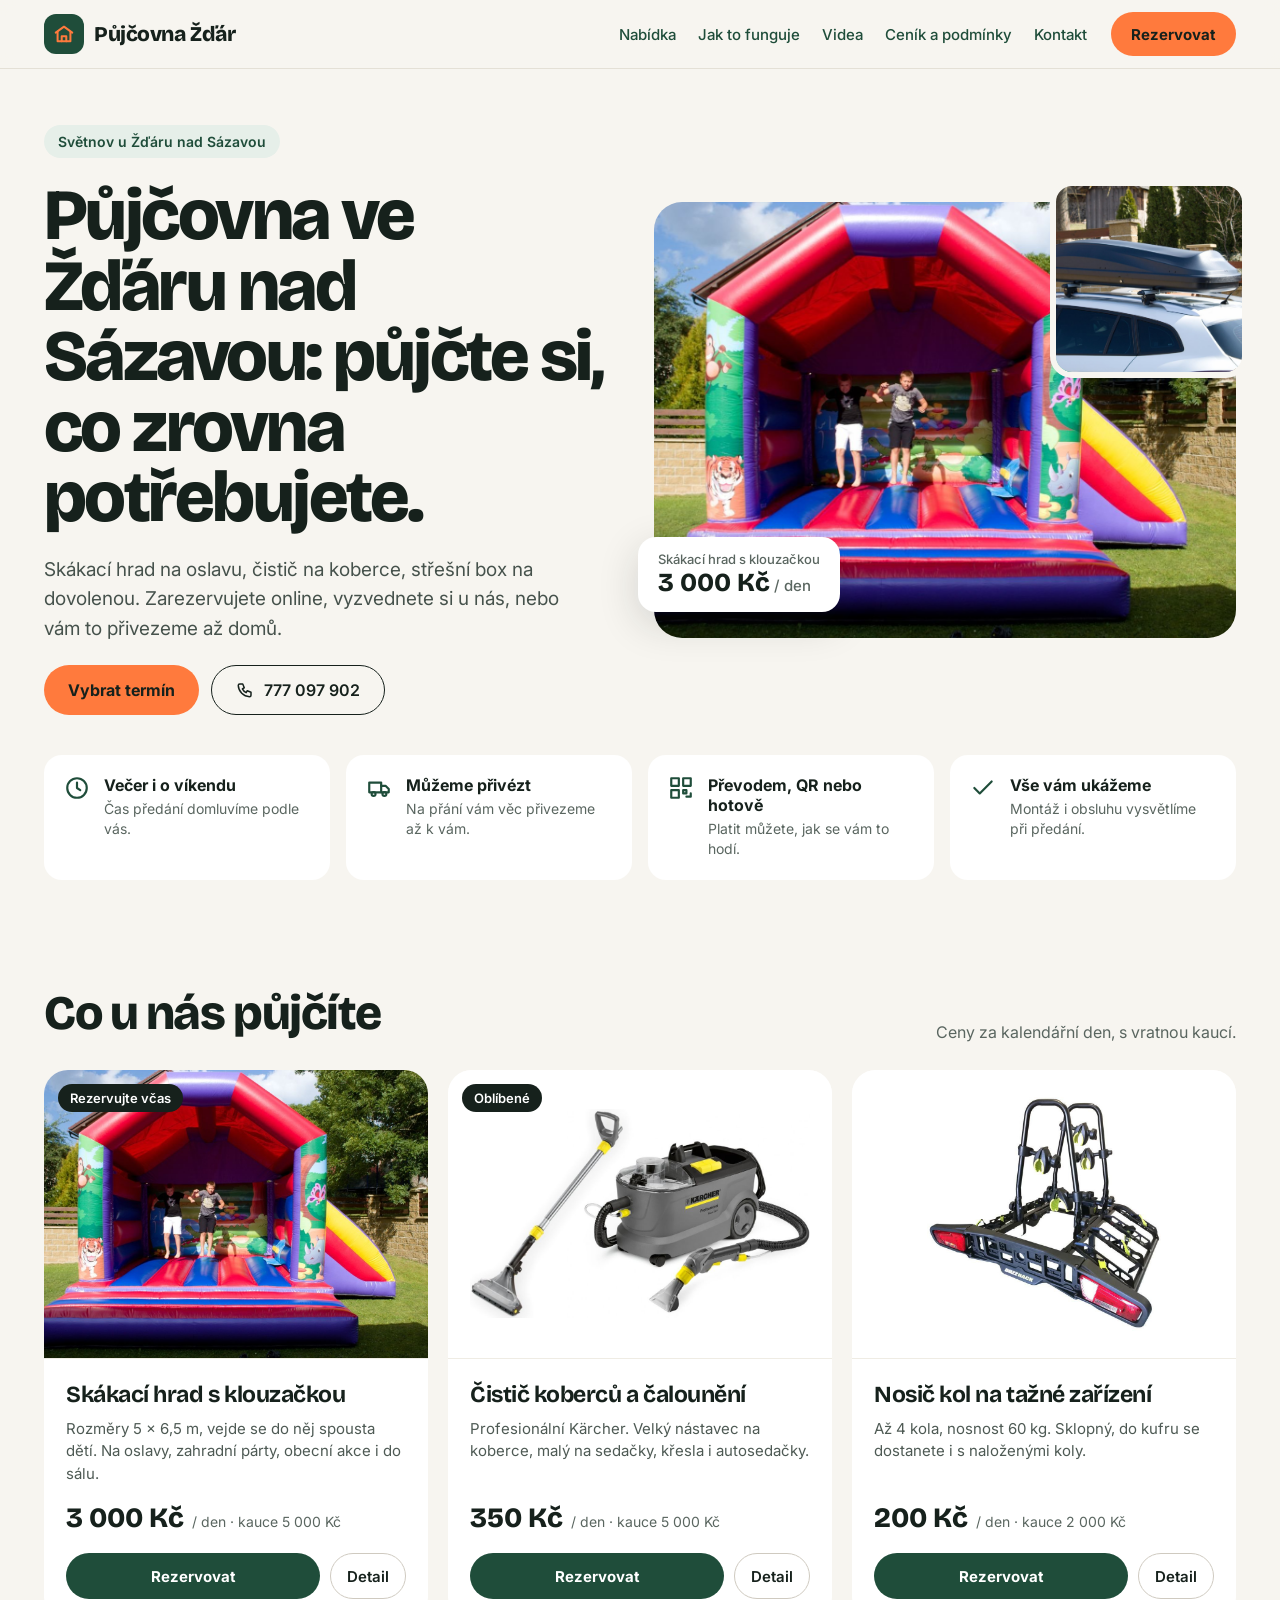
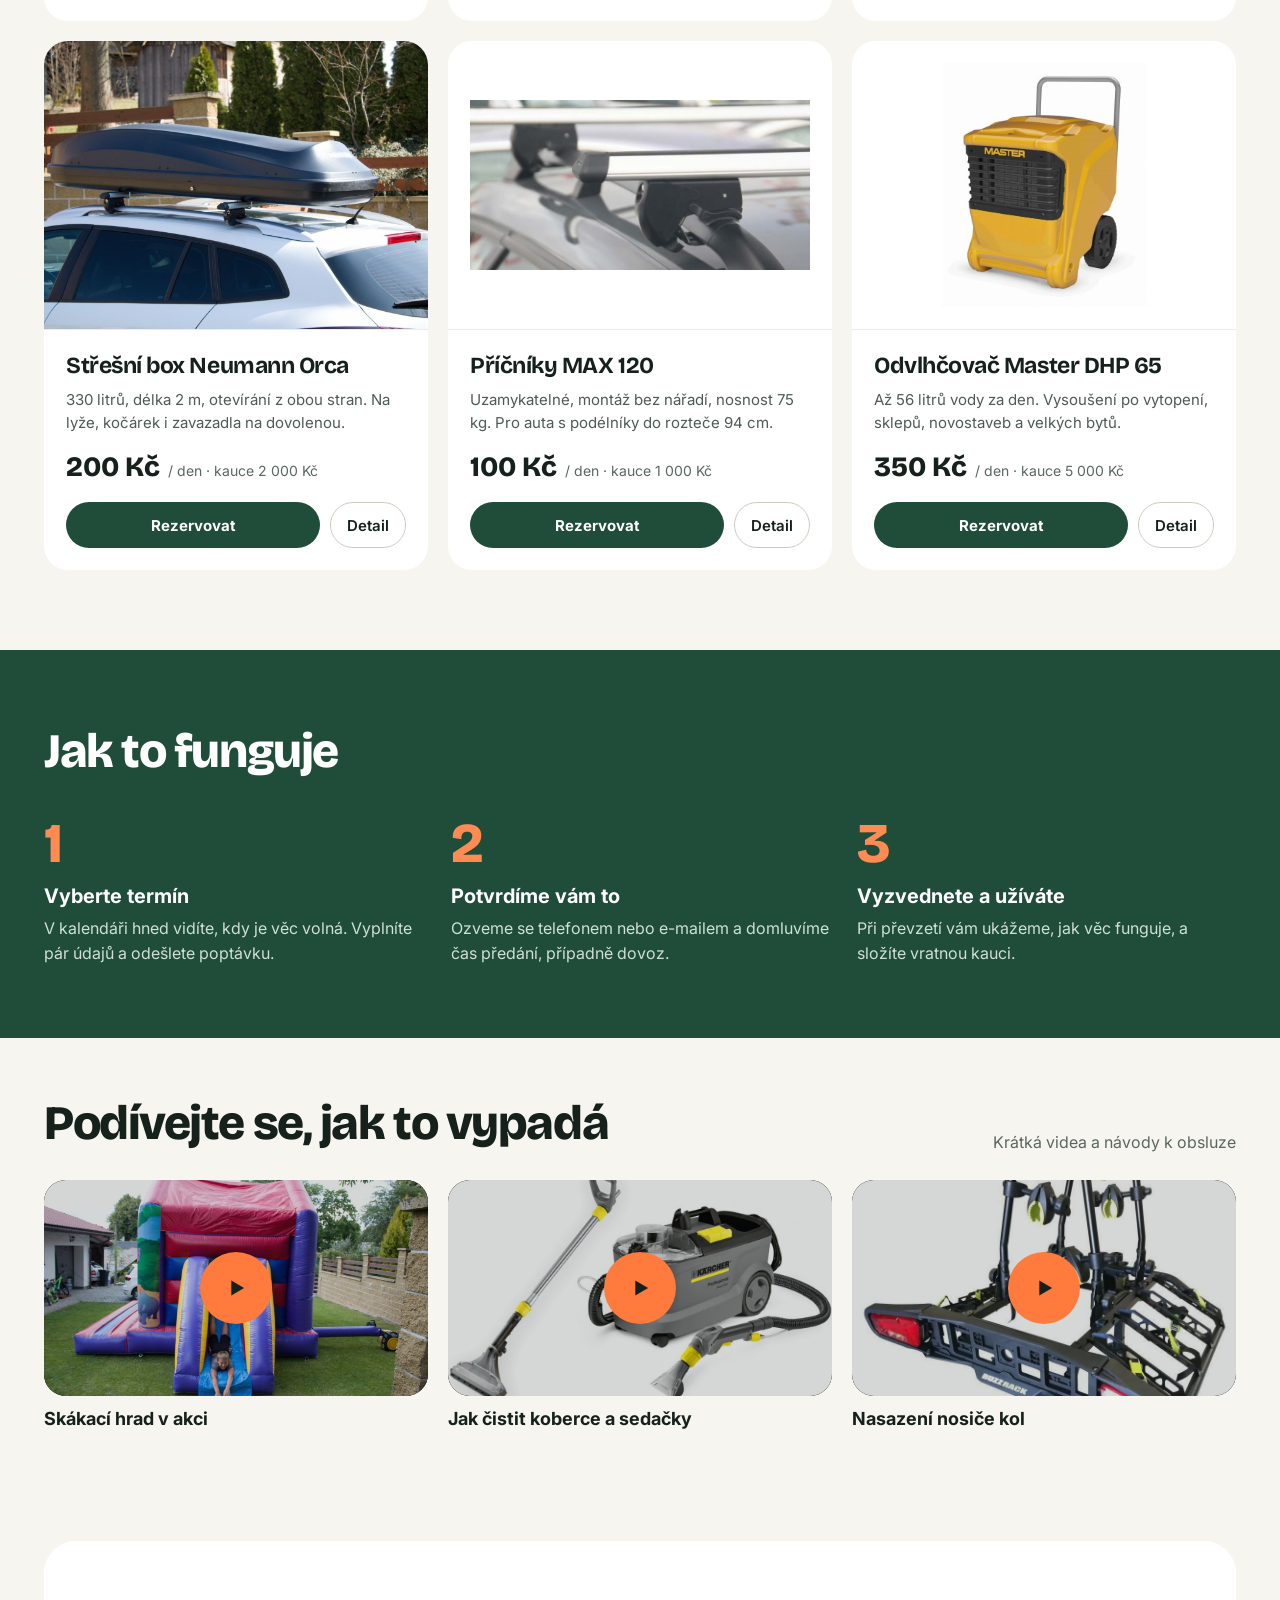
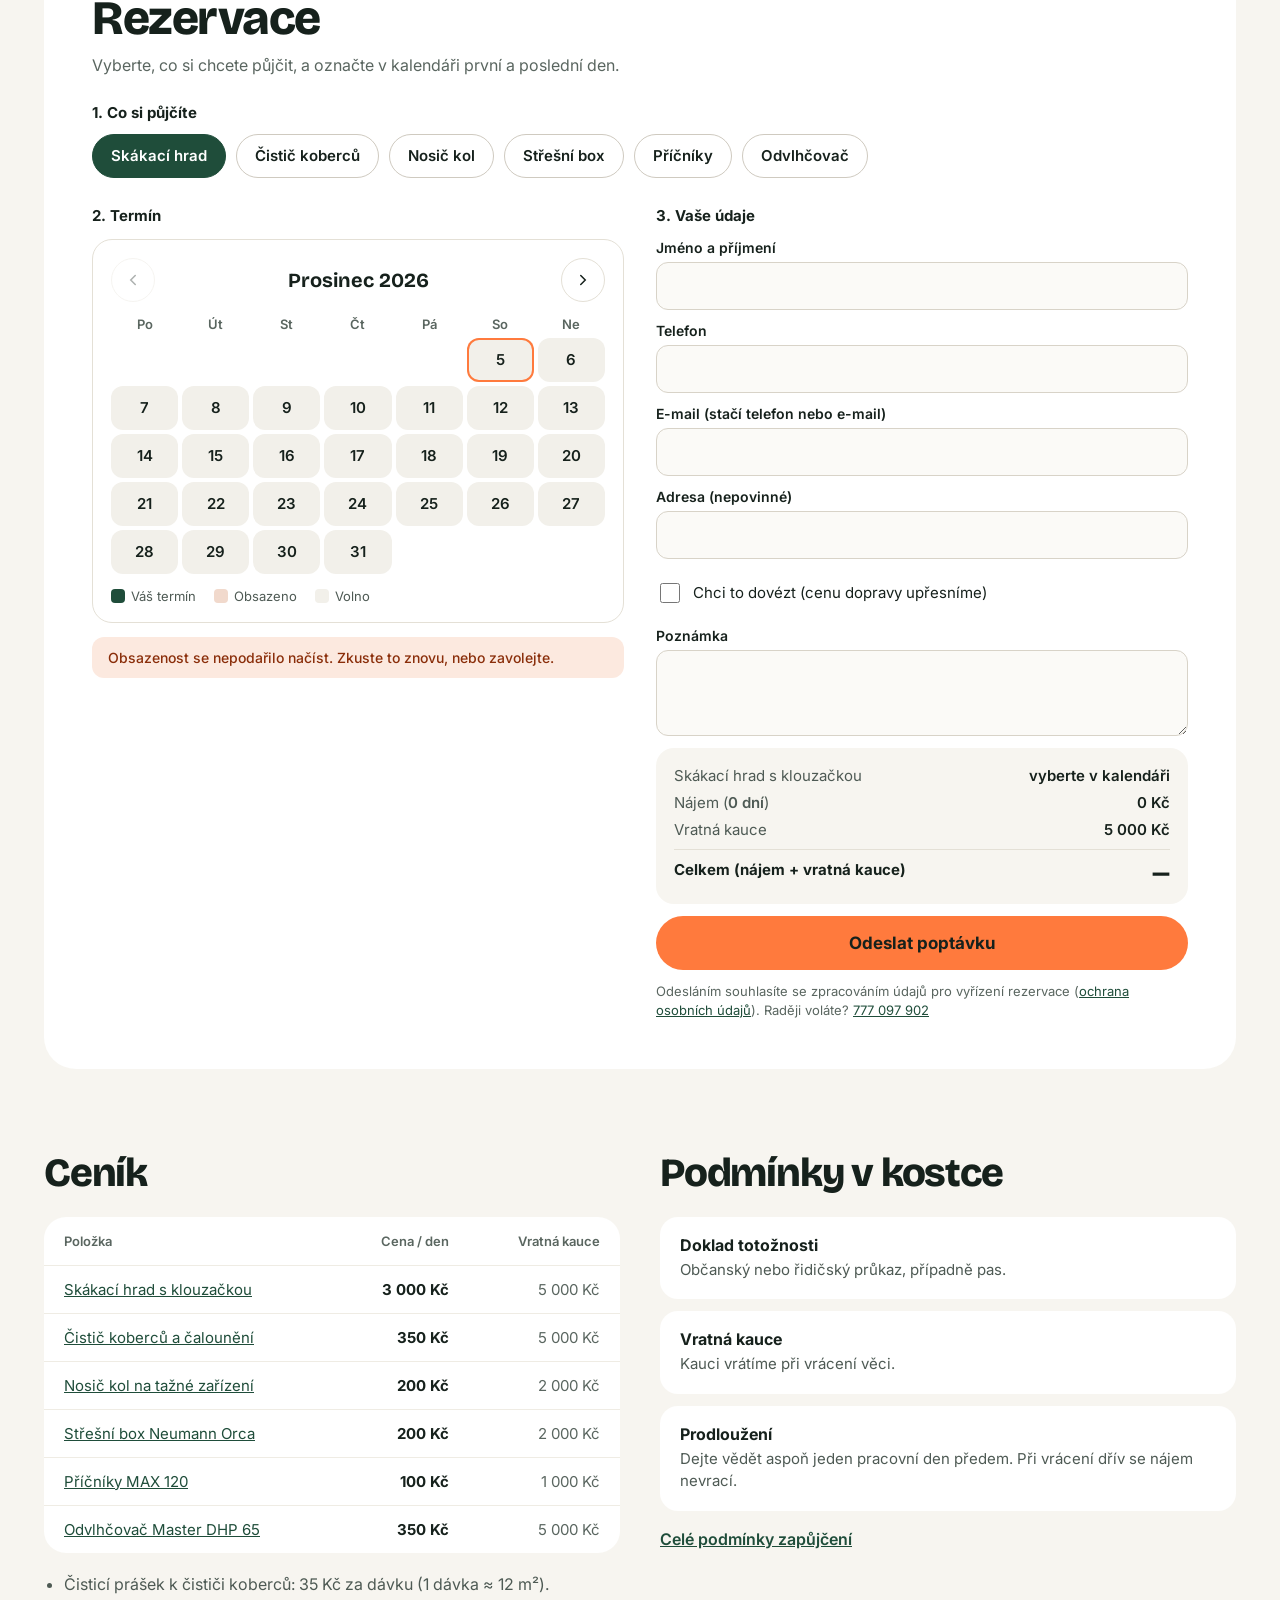
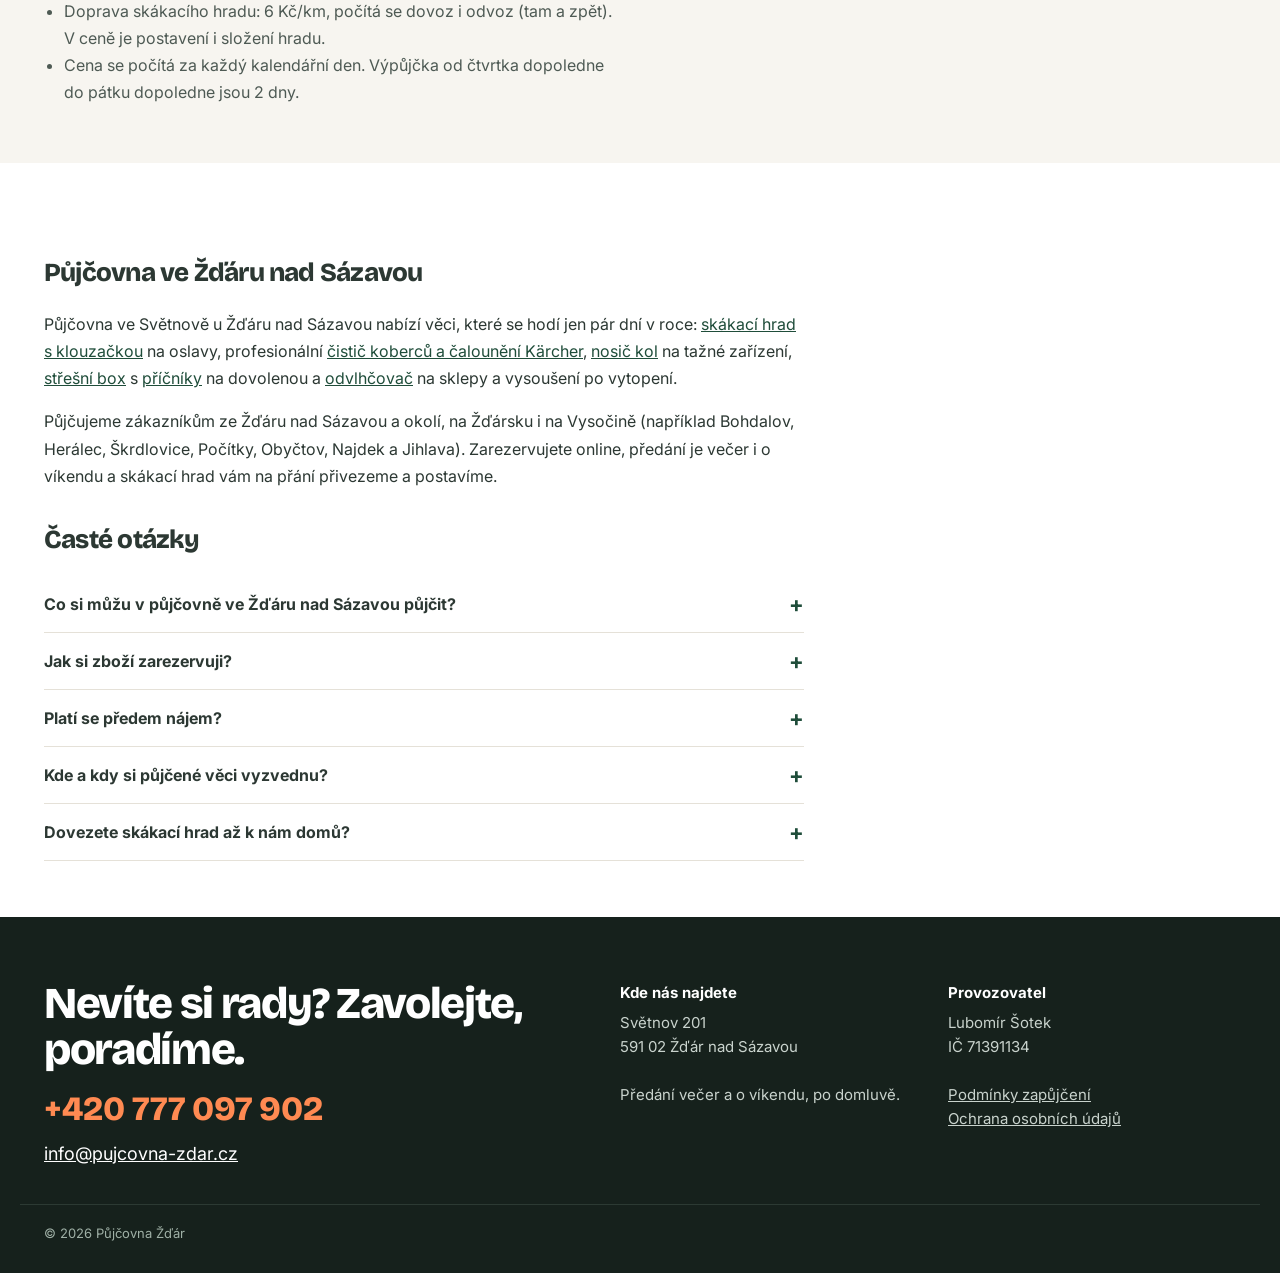
<file: index.html>
<!doctype html>
<html lang="cs">
<head>
<meta charset="utf-8">
<meta name="viewport" content="width=device-width, initial-scale=1">
<title>Půjčovna Žďár nad Sázavou – skákací hrad, čistič koberců, střešní box</title>
<meta name="description" content="Půjčovna ve Světnově u Žďáru nad Sázavou: skákací hrad s klouzačkou, čistič koberců Kärcher, nosič kol, střešní box, příčníky a odvlhčovač. Online rezervace, vyzvednutí večer i o víkendu, dovoz hradu domů.">
<meta name="robots" content="index,follow,max-image-preview:large">
<meta name="google-site-verification" content="9hPKgIYhCg_evJDCSA3Z0mEANu-zkcHJdCR1flKu0mo">
<link rel="canonical" href="https://pujcovna-zdar.cz/">
<meta property="og:type" content="website">
<meta property="og:locale" content="cs_CZ">
<meta property="og:site_name" content="Půjčovna Žďár">
<meta property="og:url" content="https://pujcovna-zdar.cz/">
<meta property="og:title" content="Půjčovna Žďár nad Sázavou – skákací hrad, čistič koberců, střešní box">
<meta property="og:description" content="Půjčovna ve Světnově u Žďáru nad Sázavou: skákací hrad s klouzačkou, čistič koberců Kärcher, nosič kol, střešní box, příčníky a odvlhčovač. Online rezervace, vyzvednutí večer i o víkendu, dovoz hradu domů.">
<meta property="og:image" content="https://pujcovna-zdar.cz/img/hrad-1.jpg">
<meta name="twitter:card" content="summary_large_image">
<meta name="theme-color" content="#1F4D3A">
<link rel="icon" href="/favicon.svg" type="image/svg+xml">
<script type="application/ld+json">{"@context":"https://schema.org","@type":"LocalBusiness","@id":"https://pujcovna-zdar.cz/#firma","name":"Půjčovna Žďár","url":"https://pujcovna-zdar.cz/","telephone":"+420777097902","email":"info@pujcovna-zdar.cz","image":"https://pujcovna-zdar.cz/img/hrad-1.jpg","address":{"@type":"PostalAddress","streetAddress":"Světnov 201","addressLocality":"Žďár nad Sázavou","postalCode":"591 02","addressCountry":"CZ"},"areaServed":["Žďár nad Sázavou","Bohdalov","Herálec","Škrdlovice","Počítky","Obyčtov","Najdek","Jihlava"],"description":"Půjčovna skákacího hradu, čističe koberců, nosiče kol, střešního boxu, příčníků a odvlhčovače ve Světnově u Žďáru nad Sázavou."}</script>
<script type="application/ld+json">{"@context":"https://schema.org","@type":"WebSite","url":"https://pujcovna-zdar.cz/","name":"Půjčovna Žďár","inLanguage":"cs"}</script>
<script type="application/ld+json">{"@context":"https://schema.org","@type":"FAQPage","mainEntity":[{"@type":"Question","name":"Co si můžu v půjčovně ve Žďáru nad Sázavou půjčit?","acceptedAnswer":{"@type":"Answer","text":"Půjčujeme skákací hrad s klouzačkou, čistič koberců a čalounění Kärcher, nosič kol na tažné zařízení, střešní box, střešní příčníky a odvlhčovač."}},{"@type":"Question","name":"Jak si zboží zarezervuji?","acceptedAnswer":{"@type":"Answer","text":"Na webu vyberete, co si chcete půjčit, označíte v kalendáři první a poslední den a odešlete poptávku. Rezervace platí po našem potvrzení telefonem nebo e-mailem."}},{"@type":"Question","name":"Platí se předem nájem?","acceptedAnswer":{"@type":"Answer","text":"Předem se skládá jen vratná kauce, nájem se zaplatí až při vrácení a můžeme ho strhnout z kauce. Platit můžete hotově, QR kódem nebo převodem."}},{"@type":"Question","name":"Kde a kdy si půjčené věci vyzvednu?","acceptedAnswer":{"@type":"Answer","text":"Vyzvedávat můžete ve Světnově u Žďáru nad Sázavou, večer i o víkendu po domluvě."}},{"@type":"Question","name":"Dovezete skákací hrad až k nám domů?","acceptedAnswer":{"@type":"Answer","text":"Ano, hrad na přání přivezeme, postavíme i složíme. Doprava stojí 6 Kč za kilometr, počítá se dovoz i odvoz. Půjčujeme na Žďársku a na Vysočině, například v okolí Bohdalova, Herálce, Škrdlovic, Počítek, Obyčtova, Najdku a v Jihlavě."}}]}</script>
<link rel="preconnect" href="https://fonts.googleapis.com">
<link rel="preconnect" href="https://fonts.gstatic.com" crossorigin>
<link href="https://fonts.googleapis.com/css2?family=Bricolage+Grotesque:opsz,wght@12..96,700;12..96,800&family=Inter:wght@400;500;600;700&display=swap" rel="stylesheet">
<link rel="stylesheet" href="/css/style.css">
</head>
<body>
<header class="site-head"><div class="wrap">
<a class="logo" href="/"><span class="logo-mark"><svg width="22" height="22" viewBox="0 0 24 24" fill="none" stroke="#FF7A3D" stroke-width="2.2" stroke-linecap="round" stroke-linejoin="round" aria-hidden="true"><path d="M3 10.5 12 4l9 6.5"/><path d="M5 9.5V20h14V9.5"/><path d="M9.5 20v-5.5h5V20"/></svg></span><span class="logo-text">Půjčovna Žďár</span></a>
<nav class="nav" aria-label="Hlavní menu">
<a href="/#nabidka">Nabídka</a><a href="/#jak">Jak to funguje</a><a href="/#videa">Videa</a><a href="/#cenik">Ceník a podmínky</a><a href="/#kontakt">Kontakt</a>
</nav>
<a class="btn btn-accent head-cta" href="/#rezervace">Rezervovat</a>
</div></header>

<main id="top">
<section class="wrap hero">
<div class="hero-text">
<span class="pill">Světnov u Žďáru nad Sázavou</span>
<h1>Půjčovna ve Žďáru nad Sázavou: půjčte si, co zrovna potřebujete.</h1>
<p class="lead">Skákací hrad na oslavu, čistič na koberce, střešní box na dovolenou. Zarezervujete online, vyzvednete si u nás, nebo vám to přivezeme až domů.</p>
<div class="hero-actions"><a class="btn btn-accent" href="#rezervace">Vybrat termín</a><a class="btn btn-outline" href="tel:+420777097902"><svg width="18" height="18" viewBox="0 0 24 24" fill="none" stroke="currentColor" stroke-width="2" stroke-linecap="round" stroke-linejoin="round" aria-hidden="true"><path d="M5 4h4l2 5-2.5 1.5a11 11 0 0 0 5 5L15 13l5 2v4a2 2 0 0 1-2 2A16 16 0 0 1 3 6a2 2 0 0 1 2-2"/></svg> 777 097 902</a></div>
</div>
<div class="hero-media">
<img class="main" src="/img/hrad-1.jpg" alt="Děti skáčou na našem skákacím hradu" fetchpriority="high">
<img class="side" src="/img/box-auto.jpg" alt="Náš střešní box na autě">
<div class="price-chip"><small>Skákací hrad s klouzačkou</small><strong data-price="hrad">3 000 Kč</strong> <span>/ den</span></div>
</div>
</section>
<section class="wrap perks" aria-label="Výhody"><div class="perk"><svg width="26" height="26" viewBox="0 0 24 24" fill="none" stroke="#1F4D3A" stroke-width="2" stroke-linecap="round" stroke-linejoin="round" aria-hidden="true"><circle cx="12" cy="12" r="9"/><path d="M12 7v5l3 2"/></svg><div><p><b>Večer i o víkendu</b></p><p>Čas předání domluvíme podle vás.</p></div></div><div class="perk"><svg width="26" height="26" viewBox="0 0 24 24" fill="none" stroke="#1F4D3A" stroke-width="2" stroke-linecap="round" stroke-linejoin="round" aria-hidden="true"><path d="M3 7h11v9H3z"/><path d="M14 10h4l3 3v3h-7"/><circle cx="7" cy="17.5" r="1.8"/><circle cx="17" cy="17.5" r="1.8"/></svg><div><p><b>Můžeme přivézt</b></p><p>Na přání vám věc přivezeme až k vám.</p></div></div><div class="perk"><svg width="26" height="26" viewBox="0 0 24 24" fill="none" stroke="#1F4D3A" stroke-width="2" stroke-linecap="round" stroke-linejoin="round" aria-hidden="true"><rect x="3" y="3" width="7" height="7"/><rect x="14" y="3" width="7" height="7"/><rect x="3" y="14" width="7" height="7"/><path d="M14 14h3v3h-3zM17 20h4v-3"/></svg><div><p><b>Převodem, QR nebo hotově</b></p><p>Platit můžete, jak se vám to hodí.</p></div></div><div class="perk"><svg width="26" height="26" viewBox="0 0 24 24" fill="none" stroke="#1F4D3A" stroke-width="2" stroke-linecap="round" stroke-linejoin="round" aria-hidden="true"><path d="M20 6 9 17l-5-5"/></svg><div><p><b>Vše vám ukážeme</b></p><p>Montáž i obsluhu vysvětlíme při předání.</p></div></div></section>

<section class="wrap sec" id="nabidka">
<div class="sec-head"><h2>Co u nás půjčíte</h2><p>Ceny za kalendářní den, s vratnou kaucí.</p></div>
<div class="grid-items"><article class="card">
<div class="card-media"><img src="/img/hrad-1.jpg" alt="Skákací hrad s klouzačkou" loading="lazy"><span class="tag">Rezervujte včas</span></div>
<div class="card-body">
<h3>Skákací hrad s klouzačkou</h3>
<p>Rozměry 5 × 6,5 m, vejde se do něj spousta dětí. Na oslavy, zahradní párty, obecní akce i do sálu.</p>
<div class="price"><strong data-price="hrad">3 000 Kč</strong><span>/ den · kauce <span data-deposit="hrad">5 000 Kč</span></span></div>
<div class="card-actions"><a class="btn btn-green" href="/?polozka=hrad#rezervace" data-pick="hrad">Rezervovat</a><a class="btn btn-ghost" href="/skakaci-hrad.html">Detail</a></div>
</div></article><article class="card">
<div class="card-media"><img src="/img/cistic.jpg" alt="Čistič koberců a čalounění" loading="lazy" class="contain"><span class="tag">Oblíbené</span></div>
<div class="card-body">
<h3>Čistič koberců a čalounění</h3>
<p>Profesionální Kärcher. Velký nástavec na koberce, malý na sedačky, křesla i autosedačky.</p>
<div class="price"><strong data-price="cistic">350 Kč</strong><span>/ den · kauce <span data-deposit="cistic">5 000 Kč</span></span></div>
<div class="card-actions"><a class="btn btn-green" href="/?polozka=cistic#rezervace" data-pick="cistic">Rezervovat</a><a class="btn btn-ghost" href="/cistic-kobercu.html">Detail</a></div>
</div></article><article class="card">
<div class="card-media"><img src="/img/nosic-kol.jpg" alt="Nosič kol na tažné zařízení" loading="lazy" class="contain"></div>
<div class="card-body">
<h3>Nosič kol na tažné zařízení</h3>
<p>Až 4 kola, nosnost 60 kg. Sklopný, do kufru se dostanete i s naloženými koly.</p>
<div class="price"><strong data-price="nosic">200 Kč</strong><span>/ den · kauce <span data-deposit="nosic">2 000 Kč</span></span></div>
<div class="card-actions"><a class="btn btn-green" href="/?polozka=nosic#rezervace" data-pick="nosic">Rezervovat</a><a class="btn btn-ghost" href="/nosic-kol.html">Detail</a></div>
</div></article><article class="card">
<div class="card-media"><img src="/img/box-auto.jpg" alt="Střešní box Neumann Orca" loading="lazy"></div>
<div class="card-body">
<h3>Střešní box Neumann Orca</h3>
<p>330 litrů, délka 2 m, otevírání z obou stran. Na lyže, kočárek i zavazadla na dovolenou.</p>
<div class="price"><strong data-price="box">200 Kč</strong><span>/ den · kauce <span data-deposit="box">2 000 Kč</span></span></div>
<div class="card-actions"><a class="btn btn-green" href="/?polozka=box#rezervace" data-pick="box">Rezervovat</a><a class="btn btn-ghost" href="/stresni-box.html">Detail</a></div>
</div></article><article class="card">
<div class="card-media"><img src="/img/pricniky.jpg" alt="Příčníky MAX 120" loading="lazy" class="contain"></div>
<div class="card-body">
<h3>Příčníky MAX 120</h3>
<p>Uzamykatelné, montáž bez nářadí, nosnost 75 kg. Pro auta s podélníky do rozteče 94 cm.</p>
<div class="price"><strong data-price="pricniky">100 Kč</strong><span>/ den · kauce <span data-deposit="pricniky">1 000 Kč</span></span></div>
<div class="card-actions"><a class="btn btn-green" href="/?polozka=pricniky#rezervace" data-pick="pricniky">Rezervovat</a><a class="btn btn-ghost" href="/pricniky.html">Detail</a></div>
</div></article><article class="card">
<div class="card-media"><img src="/img/odvlhcovac.jpg" alt="Odvlhčovač Master DHP 65" loading="lazy" class="contain"></div>
<div class="card-body">
<h3>Odvlhčovač Master DHP 65</h3>
<p>Až 56 litrů vody za den. Vysoušení po vytopení, sklepů, novostaveb a velkých bytů.</p>
<div class="price"><strong data-price="odvlhcovac">350 Kč</strong><span>/ den · kauce <span data-deposit="odvlhcovac">5 000 Kč</span></span></div>
<div class="card-actions"><a class="btn btn-green" href="/?polozka=odvlhcovac#rezervace" data-pick="odvlhcovac">Rezervovat</a><a class="btn btn-ghost" href="/odvlhcovac.html">Detail</a></div>
</div></article></div>
</section>

<section class="how" id="jak"><div class="wrap sec" style="padding-top:72px;padding-bottom:72px">
<h2>Jak to funguje</h2>
<div class="steps">
<div class="step"><span>1</span><b>Vyberte termín</b><p>V kalendáři hned vidíte, kdy je věc volná. Vyplníte pár údajů a odešlete poptávku.</p></div>
<div class="step"><span>2</span><b>Potvrdíme vám to</b><p>Ozveme se telefonem nebo e-mailem a domluvíme čas předání, případně dovoz.</p></div>
<div class="step"><span>3</span><b>Vyzvednete a užíváte</b><p>Při převzetí vám ukážeme, jak věc funguje, a složíte vratnou kauci.</p></div>
</div></div></section>

<section class="wrap sec" id="videa">
<div class="sec-head"><h2>Podívejte se, jak to vypadá</h2><p>Krátká videa a návody k obsluze</p></div>
<div class="grid-videos"><div class="video"><div class="video-frame"><button type="button" data-yt="SJhKD7yizJc" aria-label="Přehrát video: Skákací hrad v akci"><img src="/img/hrad-2.jpg" alt="" loading="lazy"><span class="play"><svg width="28" height="28" viewBox="0 0 24 24" fill="#16211C" aria-hidden="true"><path d="M8 5.5v13l11-6.5z"/></svg></span></button></div><b>Skákací hrad v akci</b></div><div class="video"><div class="video-frame"><button type="button" data-yt="HeKKoeleCpo" aria-label="Přehrát video: Jak čistit koberce a sedačky"><img src="/img/cistic.jpg" alt="" loading="lazy"><span class="play"><svg width="28" height="28" viewBox="0 0 24 24" fill="#16211C" aria-hidden="true"><path d="M8 5.5v13l11-6.5z"/></svg></span></button></div><b>Jak čistit koberce a sedačky</b></div><div class="video"><div class="video-frame"><button type="button" data-yt="Cu9wjQenfdY" aria-label="Přehrát video: Nasazení nosiče kol"><img src="/img/nosic-kol.jpg" alt="" loading="lazy"><span class="play"><svg width="28" height="28" viewBox="0 0 24 24" fill="#16211C" aria-hidden="true"><path d="M8 5.5v13l11-6.5z"/></svg></span></button></div><b>Nasazení nosiče kol</b></div></div>
</section>

<section class="wrap sec" id="rezervace">
<div class="res-box">
<div><h2>Rezervace</h2><p class="muted" style="margin:8px 0 0">Vyberte, co si chcete půjčit, a označte v kalendáři první a poslední den.</p></div>
<fieldset class="res-items"><legend>1. Co si půjčíte</legend><button type="button" class="chip" data-item="hrad" aria-pressed="false">Skákací hrad</button><button type="button" class="chip" data-item="cistic" aria-pressed="false">Čistič koberců</button><button type="button" class="chip" data-item="nosic" aria-pressed="false">Nosič kol</button><button type="button" class="chip" data-item="box" aria-pressed="false">Střešní box</button><button type="button" class="chip" data-item="pricniky" aria-pressed="false">Příčníky</button><button type="button" class="chip" data-item="odvlhcovac" aria-pressed="false">Odvlhčovač</button></fieldset>
<div class="res-cols">
<div class="res-col">
<p class="label-step" style="margin:0">2. Termín</p>
<div class="cal">
<div class="cal-head"><button type="button" class="icon-btn" id="calPrev" aria-label="Předchozí měsíc"><svg width="18" height="18" viewBox="0 0 24 24" fill="none" stroke="#16211C" stroke-width="2" stroke-linecap="round" aria-hidden="true"><path d="m15 18-6-6 6-6"/></svg></button><b id="calTitle" aria-live="polite"></b><button type="button" class="icon-btn" id="calNext" aria-label="Další měsíc"><svg width="18" height="18" viewBox="0 0 24 24" fill="none" stroke="#16211C" stroke-width="2" stroke-linecap="round" aria-hidden="true"><path d="m9 18 6-6-6-6"/></svg></button></div>
<div class="cal-dow" aria-hidden="true"><span>Po</span><span>Út</span><span>St</span><span>Čt</span><span>Pá</span><span>So</span><span>Ne</span></div>
<div class="cal-grid" id="calGrid"></div>
<div class="legend"><span><i style="background:#1F4D3A"></i>Váš termín</span><span><i style="background:#F1D9CC"></i>Obsazeno</span><span><i style="background:#F2F0EA"></i>Volno</span></div>
</div>
<p class="alert" id="calErr" role="alert" hidden></p>
</div>
<div class="res-col">
<p class="label-step" style="margin:0">3. Vaše údaje</p>
<div class="done" id="resDone" hidden>
<svg width="36" height="36" viewBox="0 0 24 24" fill="none" stroke="#1F4D3A" stroke-width="2.2" stroke-linecap="round" stroke-linejoin="round" aria-hidden="true"><circle cx="12" cy="12" r="10"/><path d="m7.5 12.5 3 3 6-6"/></svg>
<b>Děkujeme, poptávku máme.</b>
<p>Číslo poptávky: <strong id="resCode"></strong>. Termín vám potvrdíme telefonem nebo e-mailem, obvykle ještě týž den. Rezervace platí po našem potvrzení.</p>
<button type="button" class="btn btn-ghost" id="resAgain" style="align-self:flex-start">Nová rezervace</button>
</div>
<form class="form" id="resForm" novalidate>
<div class="form-row">
<label class="field">Jméno a příjmení<input name="name" type="text" autocomplete="name" required></label>
<label class="field" style="flex-basis:150px">Telefon<input name="phone" type="tel" autocomplete="tel"></label>
</div>
<label class="field">E-mail (stačí telefon nebo e-mail)<input name="email" type="email" autocomplete="email"></label>
<label class="field">Adresa (nepovinné)<input name="address" type="text" autocomplete="street-address"></label>
<label class="hp" aria-hidden="true">Nevyplňujte<input name="web" type="text" tabindex="-1" autocomplete="off"></label>
<label class="check"><input name="delivery" type="checkbox"> Chci to dovézt (cenu dopravy upřesníme)</label>
<label class="field">Poznámka<textarea name="note" rows="3"></textarea></label>
<div class="summary">
<div><span id="sumItem">—</span><span id="sumRange">vyberte v kalendáři</span></div>
<div><span>Nájem (<span id="sumDays">0 dní</span>)</span><span id="sumRent">0 Kč</span></div>
<div><span>Vratná kauce</span><span id="sumDep">—</span></div>
<div class="total"><span>Celkem (nájem + vratná kauce)</span><span id="sumTotal">—</span></div>
</div>
<p class="alert" id="formErr" role="alert" hidden></p>
<button type="submit" class="btn btn-accent" id="resSubmit" style="min-height:54px;font-size:17px">Odeslat poptávku</button>
<p class="small">Odesláním souhlasíte se zpracováním údajů pro vyřízení rezervace (<a href="/gdpr.html">ochrana osobních údajů</a>). Raději voláte? <a href="tel:+420777097902">777 097 902</a></p>
</form>
</div>
</div>
</div>
</section>

<section class="wrap sec two" id="cenik" style="padding-top:24px">
<div>
<h2 style="font-size:clamp(30px,3.5vw,40px);margin-bottom:20px">Ceník</h2>
<div class="table-box"><table><thead><tr><th scope="col">Položka</th><th scope="col" class="r">Cena / den</th><th scope="col" class="r">Vratná kauce</th></tr></thead><tbody><tr><td><a href="/skakaci-hrad.html">Skákací hrad s klouzačkou</a></td><td class="r"><b data-price="hrad">3 000 Kč</b></td><td class="r muted" data-deposit="hrad">5 000 Kč</td></tr><tr><td><a href="/cistic-kobercu.html">Čistič koberců a čalounění</a></td><td class="r"><b data-price="cistic">350 Kč</b></td><td class="r muted" data-deposit="cistic">5 000 Kč</td></tr><tr><td><a href="/nosic-kol.html">Nosič kol na tažné zařízení</a></td><td class="r"><b data-price="nosic">200 Kč</b></td><td class="r muted" data-deposit="nosic">2 000 Kč</td></tr><tr><td><a href="/stresni-box.html">Střešní box Neumann Orca</a></td><td class="r"><b data-price="box">200 Kč</b></td><td class="r muted" data-deposit="box">2 000 Kč</td></tr><tr><td><a href="/pricniky.html">Příčníky MAX 120</a></td><td class="r"><b data-price="pricniky">100 Kč</b></td><td class="r muted" data-deposit="pricniky">1 000 Kč</td></tr><tr><td><a href="/odvlhcovac.html">Odvlhčovač Master DHP 65</a></td><td class="r"><b data-price="odvlhcovac">350 Kč</b></td><td class="r muted" data-deposit="odvlhcovac">5 000 Kč</td></tr></tbody></table></div>
<ul class="notes">
<li>Čisticí prášek k čističi koberců: 35 Kč za dávku (1 dávka ≈ 12 m²).</li>
<li>Doprava skákacího hradu: 6 Kč/km, počítá se dovoz i odvoz (tam a zpět). V ceně je postavení i složení hradu.</li>
<li>Cena se počítá za každý kalendářní den. Výpůjčka od čtvrtka dopoledne do pátku dopoledne jsou 2 dny.</li>
</ul>
</div>
<div>
<h2 style="font-size:clamp(30px,3.5vw,40px);margin-bottom:20px">Podmínky v kostce</h2>
<div class="boxes">
<div class="box"><b>Doklad totožnosti</b><p>Občanský nebo řidičský průkaz, případně pas.</p></div>
<div class="box"><b>Vratná kauce</b><p>Kauci vrátíme při vrácení věci.</p></div>
<div class="box"><b>Prodloužení</b><p>Dejte vědět aspoň jeden pracovní den předem. Při vrácení dřív se nájem nevrací.</p></div>
<a href="/podminky.html" style="font-weight:600;padding:6px 0">Celé podmínky zapůjčení</a>
</div>
</div>
</section>

<section class="white"><div class="wrap sec"><div class="prose">
<h2>Půjčovna ve Žďáru nad Sázavou</h2>
<p>Půjčovna ve Světnově u Žďáru nad Sázavou nabízí věci, které se hodí jen pár dní v roce: <a href="/skakaci-hrad.html">skákací hrad s klouzačkou</a> na oslavy, profesionální <a href="/cistic-kobercu.html">čistič koberců a čalounění Kärcher</a>, <a href="/nosic-kol.html">nosič kol</a> na tažné zařízení, <a href="/stresni-box.html">střešní box</a> s <a href="/pricniky.html">příčníky</a> na dovolenou a <a href="/odvlhcovac.html">odvlhčovač</a> na sklepy a vysoušení po vytopení.</p>
<p>Půjčujeme zákazníkům ze Žďáru nad Sázavou a okolí, na Žďársku i na Vysočině (například Bohdalov, Herálec, Škrdlovice, Počítky, Obyčtov, Najdek a Jihlava). Zarezervujete online, předání je večer i o víkendu a skákací hrad vám na přání přivezeme a postavíme.</p>
</div>
<div class="prose faq" style="margin-top:28px"><h2>Časté otázky</h2><details><summary>Co si můžu v půjčovně ve Žďáru nad Sázavou půjčit?</summary><p>Půjčujeme skákací hrad s klouzačkou, čistič koberců a čalounění Kärcher, nosič kol na tažné zařízení, střešní box, střešní příčníky a odvlhčovač.</p></details><details><summary>Jak si zboží zarezervuji?</summary><p>Na webu vyberete, co si chcete půjčit, označíte v kalendáři první a poslední den a odešlete poptávku. Rezervace platí po našem potvrzení telefonem nebo e-mailem.</p></details><details><summary>Platí se předem nájem?</summary><p>Předem se skládá jen vratná kauce, nájem se zaplatí až při vrácení a můžeme ho strhnout z kauce. Platit můžete hotově, QR kódem nebo převodem.</p></details><details><summary>Kde a kdy si půjčené věci vyzvednu?</summary><p>Vyzvedávat můžete ve Světnově u Žďáru nad Sázavou, večer i o víkendu po domluvě.</p></details><details><summary>Dovezete skákací hrad až k nám domů?</summary><p>Ano, hrad na přání přivezeme, postavíme i složíme. Doprava stojí 6 Kč za kilometr, počítá se dovoz i odvoz. Půjčujeme na Žďársku a na Vysočině, například v okolí Bohdalova, Herálce, Škrdlovic, Počítek, Obyčtova, Najdku a v Jihlavě.</p></details></div></div></section>
</main>

<footer class="foot" id="kontakt">
<div class="wrap">
<div class="foot-big">
<p>Nevíte si rady? Zavolejte, poradíme.</p>
<a class="tel" href="tel:+420777097902">+420 777 097 902</a>
<a class="mail" href="mailto:info@pujcovna-zdar.cz">info@pujcovna-zdar.cz</a>
</div>
<div class="foot-col"><b>Kde nás najdete</b>Světnov 201<br>591 02 Žďár nad Sázavou<br><br>Předání večer a o víkendu, po domluvě.</div>
<div class="foot-col"><b>Provozovatel</b>Lubomír Šotek<br>IČ 71391134<br><br><a href="/podminky.html">Podmínky zapůjčení</a><br><a href="/gdpr.html">Ochrana osobních údajů</a></div>
</div>
<div class="wrap foot-bottom">© 2026 Půjčovna Žďár</div>
</footer>

<script>window.PJ={"url": "https://bnckyiveqebzzzxuoluj.supabase.co", "key": "sb_publishable_9-08pVFy82_mNy3rRVh-6w_gUZwOe3I", "items": [{"id": "hrad", "slug": "skakaci-hrad", "name": "Skákací hrad s klouzačkou", "short_name": "Skákací hrad", "price": 3000, "deposit": 5000}, {"id": "cistic", "slug": "cistic-kobercu", "name": "Čistič koberců a čalounění", "short_name": "Čistič koberců", "price": 350, "deposit": 5000}, {"id": "nosic", "slug": "nosic-kol", "name": "Nosič kol na tažné zařízení", "short_name": "Nosič kol", "price": 200, "deposit": 2000}, {"id": "box", "slug": "stresni-box", "name": "Střešní box Neumann Orca", "short_name": "Střešní box", "price": 200, "deposit": 2000}, {"id": "pricniky", "slug": "pricniky", "name": "Příčníky MAX 120", "short_name": "Příčníky", "price": 100, "deposit": 1000}, {"id": "odvlhcovac", "slug": "odvlhcovac", "name": "Odvlhčovač Master DHP 65", "short_name": "Odvlhčovač", "price": 350, "deposit": 5000}]};</script>
<script src="/js/web.js" defer></script>
<script src="/js/stats.js" defer></script></body></html>
</file>
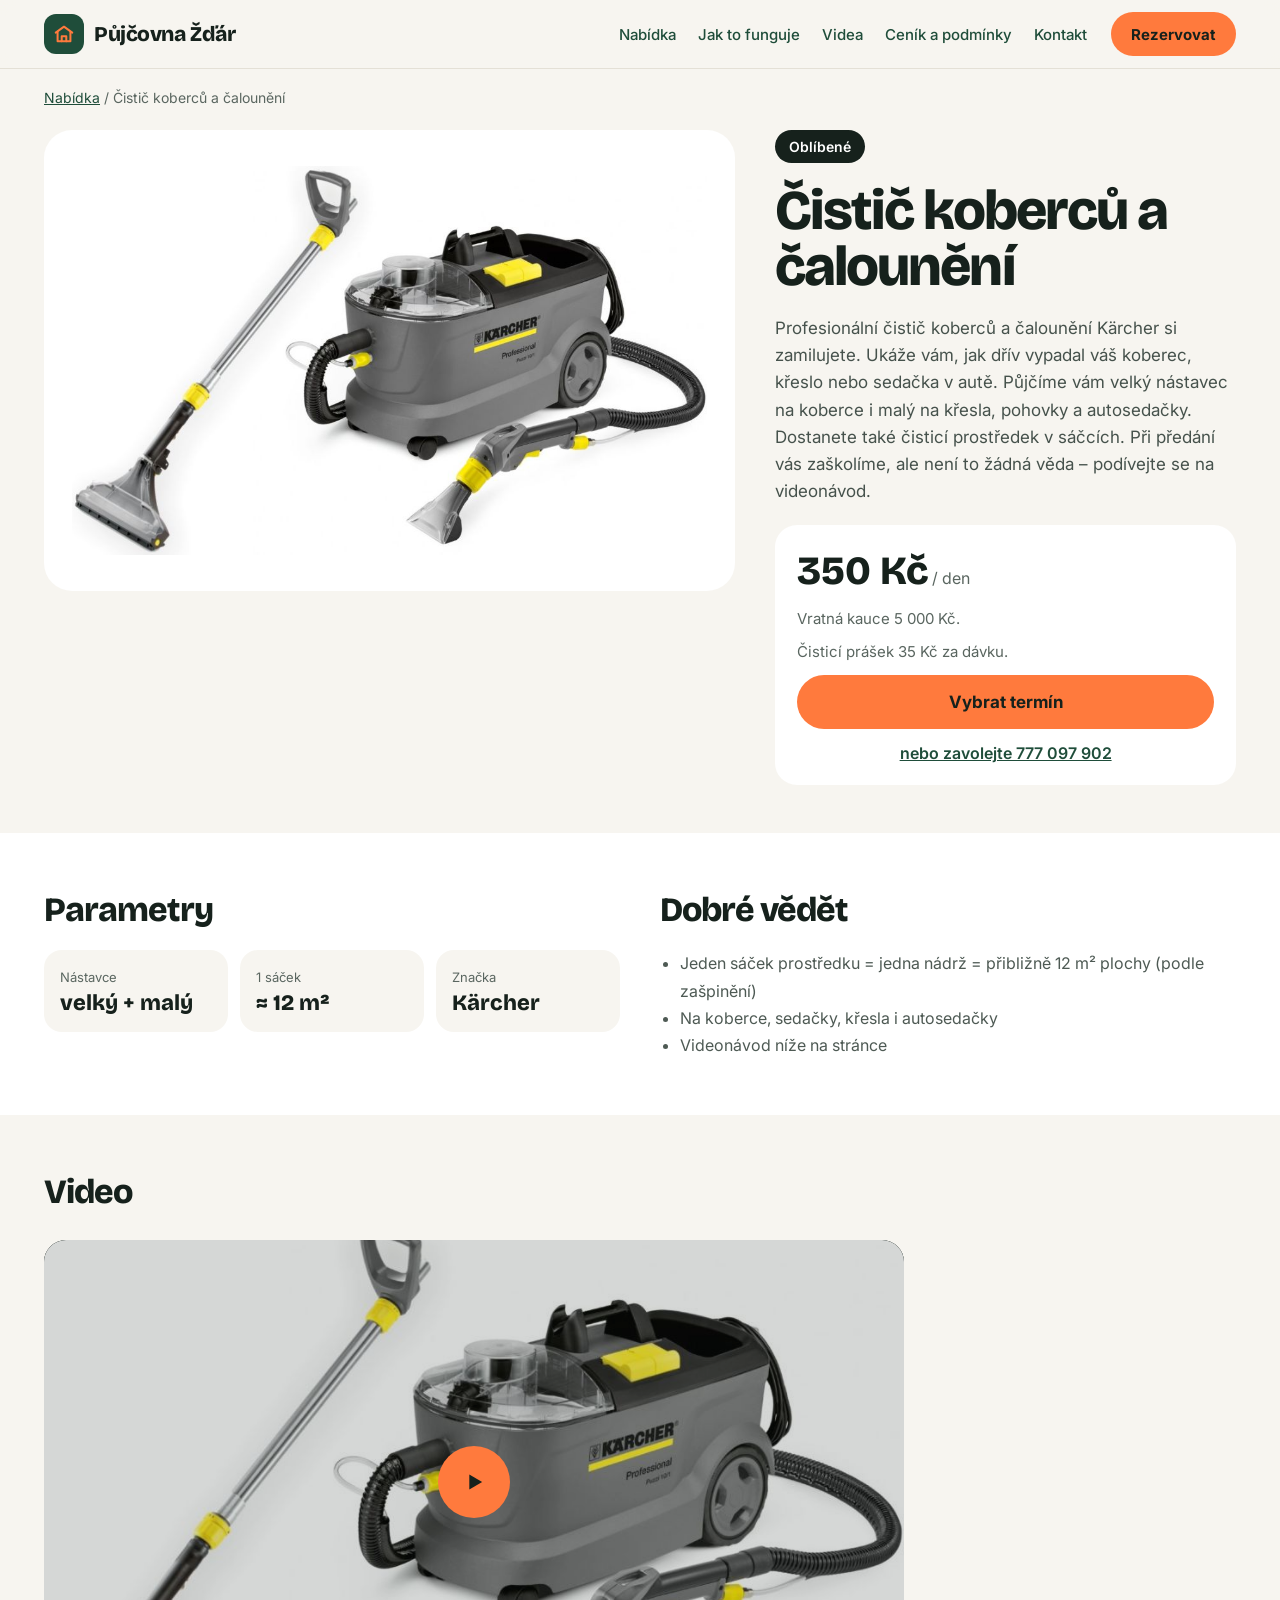
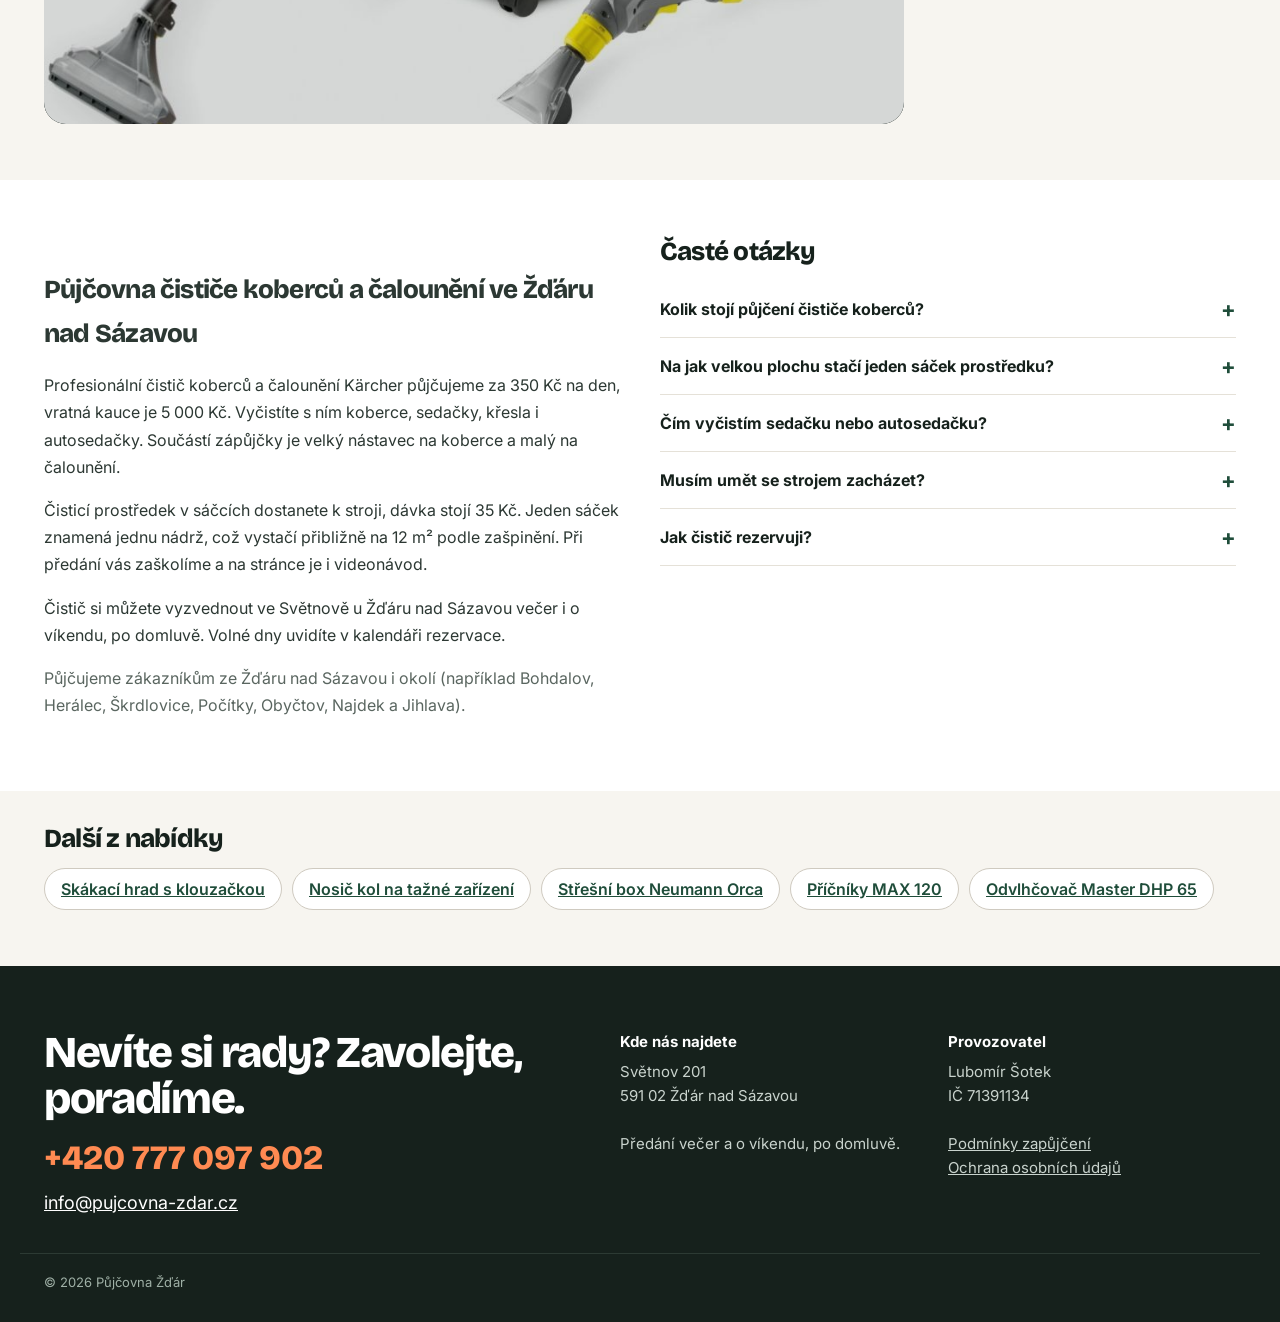
<file: cistic-kobercu.html>
<!doctype html>
<html lang="cs">
<head>
<meta charset="utf-8">
<meta name="viewport" content="width=device-width, initial-scale=1">
<title>Půjčovna čističe koberců Žďár nad Sázavou – Kärcher od 350 Kč/den</title>
<meta name="description" content="Půjčení profesionálního čističe koberců a čalounění Kärcher ve Žďáru nad Sázavou: 350 Kč za den. Nástavce na koberce, sedačky i autosedačky. Online rezervace.">
<meta name="robots" content="index,follow,max-image-preview:large">
<meta name="google-site-verification" content="9hPKgIYhCg_evJDCSA3Z0mEANu-zkcHJdCR1flKu0mo">
<link rel="canonical" href="https://pujcovna-zdar.cz/cistic-kobercu.html">
<meta property="og:type" content="website">
<meta property="og:locale" content="cs_CZ">
<meta property="og:site_name" content="Půjčovna Žďár">
<meta property="og:url" content="https://pujcovna-zdar.cz/cistic-kobercu.html">
<meta property="og:title" content="Půjčovna čističe koberců Žďár nad Sázavou – Kärcher od 350 Kč/den">
<meta property="og:description" content="Půjčení profesionálního čističe koberců a čalounění Kärcher ve Žďáru nad Sázavou: 350 Kč za den. Nástavce na koberce, sedačky i autosedačky. Online rezervace.">
<meta property="og:image" content="https://pujcovna-zdar.cz/img/cistic.jpg">
<meta name="twitter:card" content="summary_large_image">
<meta name="theme-color" content="#1F4D3A">
<link rel="icon" href="/favicon.svg" type="image/svg+xml">
<script type="application/ld+json">{"@context":"https://schema.org","@type":"LocalBusiness","@id":"https://pujcovna-zdar.cz/#firma","name":"Půjčovna Žďár","url":"https://pujcovna-zdar.cz/","telephone":"+420777097902","email":"info@pujcovna-zdar.cz","image":"https://pujcovna-zdar.cz/img/hrad-1.jpg","address":{"@type":"PostalAddress","streetAddress":"Světnov 201","addressLocality":"Žďár nad Sázavou","postalCode":"591 02","addressCountry":"CZ"},"areaServed":["Žďár nad Sázavou","Bohdalov","Herálec","Škrdlovice","Počítky","Obyčtov","Najdek","Jihlava"],"description":"Půjčovna skákacího hradu, čističe koberců, nosiče kol, střešního boxu, příčníků a odvlhčovače ve Světnově u Žďáru nad Sázavou."}</script>
<script type="application/ld+json">{"@context":"https://schema.org","@type":"Product","name":"Čistič koberců a čalounění","description":"Profesionální čistič koberců a čalounění Kärcher si zamilujete. Ukáže vám, jak dřív vypadal váš koberec, křeslo nebo sedačka v autě. Půjčíme vám velký nástavec na koberce i malý na křesla, pohovky a autosedačky. Dostanete také čisticí prostředek v sáčcích. Při předání vás zaškolíme, ale není to žádná věda – podívejte se na videonávod.","image":["https://pujcovna-zdar.cz/img/cistic.jpg"],"url":"https://pujcovna-zdar.cz/cistic-kobercu.html","offers":{"@type":"Offer","url":"https://pujcovna-zdar.cz/cistic-kobercu.html","priceCurrency":"CZK","price":350,"availability":"https://schema.org/InStock","priceSpecification":{"@type":"UnitPriceSpecification","price":350,"priceCurrency":"CZK","unitText":"DAY"},"seller":{"@id":"https://pujcovna-zdar.cz/#firma"},"hasMerchantReturnPolicy":{"@type":"MerchantReturnPolicy","applicableCountry":"CZ","returnPolicyCategory":"https://schema.org/MerchantReturnNotPermitted"},"shippingDetails":{"@type":"OfferShippingDetails","shippingRate":{"@type":"MonetaryAmount","value":0,"currency":"CZK"},"shippingDestination":{"@type":"DefinedRegion","addressCountry":"CZ"},"deliveryTime":{"@type":"ShippingDeliveryTime","handlingTime":{"@type":"QuantitativeValue","minValue":0,"maxValue":1,"unitCode":"DAY"},"transitTime":{"@type":"QuantitativeValue","minValue":0,"maxValue":0,"unitCode":"DAY"}}}},"brand":{"@type":"Brand","name":"Kärcher"}}</script>
<script type="application/ld+json">{"@context":"https://schema.org","@type":"BreadcrumbList","itemListElement":[{"@type":"ListItem","position":1,"name":"Půjčovna Žďár","item":"https://pujcovna-zdar.cz/"},{"@type":"ListItem","position":2,"name":"Čistič koberců a čalounění","item":"https://pujcovna-zdar.cz/cistic-kobercu.html"}]}</script>
<script type="application/ld+json">{"@context":"https://schema.org","@type":"FAQPage","mainEntity":[{"@type":"Question","name":"Kolik stojí půjčení čističe koberců?","acceptedAnswer":{"@type":"Answer","text":"Půjčení stojí 350 Kč za den. K tomu se skládá vratná kauce 5 000 Kč. Čisticí prášek je za 35 Kč za dávku."}},{"@type":"Question","name":"Na jak velkou plochu stačí jeden sáček prostředku?","acceptedAnswer":{"@type":"Answer","text":"Jeden sáček znamená jednu nádrž, což vystačí přibližně na 12 m², podle zašpinění."}},{"@type":"Question","name":"Čím vyčistím sedačku nebo autosedačku?","acceptedAnswer":{"@type":"Answer","text":"K čističi dostanete velký nástavec na koberce a malý nástavec na sedačky, křesla i autosedačky."}},{"@type":"Question","name":"Musím umět se strojem zacházet?","acceptedAnswer":{"@type":"Answer","text":"Ne. Při předání vás zaškolíme a na webu je videonávod, jak koberce a sedačky čistit."}},{"@type":"Question","name":"Jak čistič rezervuji?","acceptedAnswer":{"@type":"Answer","text":"Vyberete termín v kalendáři na webu a odešlete poptávku. Rezervace platí po našem potvrzení telefonem nebo e-mailem."}}]}</script>
<link rel="preconnect" href="https://fonts.googleapis.com">
<link rel="preconnect" href="https://fonts.gstatic.com" crossorigin>
<link href="https://fonts.googleapis.com/css2?family=Bricolage+Grotesque:opsz,wght@12..96,700;12..96,800&family=Inter:wght@400;500;600;700&display=swap" rel="stylesheet">
<link rel="stylesheet" href="/css/style.css">
</head>
<body>
<header class="site-head"><div class="wrap">
<a class="logo" href="/"><span class="logo-mark"><svg width="22" height="22" viewBox="0 0 24 24" fill="none" stroke="#FF7A3D" stroke-width="2.2" stroke-linecap="round" stroke-linejoin="round" aria-hidden="true"><path d="M3 10.5 12 4l9 6.5"/><path d="M5 9.5V20h14V9.5"/><path d="M9.5 20v-5.5h5V20"/></svg></span><span class="logo-text">Půjčovna Žďár</span></a>
<nav class="nav" aria-label="Hlavní menu">
<a href="/#nabidka">Nabídka</a><a href="/#jak">Jak to funguje</a><a href="/#videa">Videa</a><a href="/#cenik">Ceník a podmínky</a><a href="/#kontakt">Kontakt</a>
</nav>
<a class="btn btn-accent head-cta" href="/#rezervace">Rezervovat</a>
</div></header>

<main>
<div class="wrap crumbs"><a href="/#nabidka">Nabídka</a> <span aria-hidden="true">/</span> Čistič koberců a čalounění</div>
<section class="wrap detail">
<div class="gallery"><img id="bigImg" class="big contain" src="/img/cistic.jpg" alt="Čistič koberců a čalounění"></div>
<aside class="aside">
<span class="pill" style="background:#16211C;color:#fff">Oblíbené</span>
<h1>Čistič koberců a čalounění</h1>
<p class="desc">Profesionální čistič koberců a čalounění Kärcher si zamilujete. Ukáže vám, jak dřív vypadal váš koberec, křeslo nebo sedačka v autě. Půjčíme vám velký nástavec na koberce i malý na křesla, pohovky a autosedačky. Dostanete také čisticí prostředek v sáčcích. Při předání vás zaškolíme, ale není to žádná věda – podívejte se na videonávod.</p>
<div class="buy">
<div><span class="big-price" data-price="cistic">350 Kč</span> <span class="muted">/ den</span></div>
<p class="muted" style="margin:0;font-size:15px">Vratná kauce <span data-deposit="cistic">5 000 Kč</span>.</p>
<p class="muted" style="margin:0;font-size:15px">Čisticí prášek 35 Kč za dávku.</p>
<a class="btn btn-accent" href="/?polozka=cistic#rezervace" style="min-height:54px;font-size:17px">Vybrat termín</a>
<a href="tel:+420777097902" style="text-align:center;font-weight:600">nebo zavolejte 777 097 902</a>
</div>
</aside>
</section>
<section class="white"><div class="wrap sec two">
<div><h2 style="font-size:34px;margin-bottom:20px">Parametry</h2><div class="specs"><div class="spec"><small>Nástavce</small><b>velký + malý</b></div><div class="spec"><small>1 sáček</small><b>≈ 12 m²</b></div><div class="spec"><small>Značka</small><b>Kärcher</b></div></div></div>
<div><h2 style="font-size:34px;margin-bottom:20px">Dobré vědět</h2><ul class="notes" style="margin-top:0"><li>Jeden sáček prostředku = jedna nádrž = přibližně 12 m² plochy (podle zašpinění)</li><li>Na koberce, sedačky, křesla i autosedačky</li><li>Videonávod níže na stránce</li></ul></div>
</div></section>
<section class="wrap sec"><div class="sec-head"><h2 style="font-size:34px">Video</h2></div>
<div style="max-width:860px"><div class="video-frame"><button type="button" data-yt="HeKKoeleCpo" aria-label="Přehrát video"><img src="/img/cistic.jpg" alt="" loading="lazy"><span class="play"><svg width="28" height="28" viewBox="0 0 24 24" fill="#16211C" aria-hidden="true"><path d="M8 5.5v13l11-6.5z"/></svg></span></button></div></div></section>
<section class="white"><div class="wrap sec two">
<div class="prose"><h2>Půjčovna čističe koberců a čalounění ve Žďáru nad Sázavou</h2><p>Profesionální čistič koberců a čalounění Kärcher půjčujeme za 350 Kč na den, vratná kauce je 5 000 Kč. Vyčistíte s ním koberce, sedačky, křesla i autosedačky. Součástí zápůjčky je velký nástavec na koberce a malý na čalounění.</p><p>Čisticí prostředek v sáčcích dostanete k stroji, dávka stojí 35 Kč. Jeden sáček znamená jednu nádrž, což vystačí přibližně na 12 m² podle zašpinění. Při předání vás zaškolíme a na stránce je i videonávod.</p><p>Čistič si můžete vyzvednout ve Světnově u Žďáru nad Sázavou večer i o víkendu, po domluvě. Volné dny uvidíte v kalendáři rezervace.</p><p class="muted">Půjčujeme zákazníkům ze Žďáru nad Sázavou i okolí (například Bohdalov, Herálec, Škrdlovice, Počítky, Obyčtov, Najdek a Jihlava).</p></div>
<div class="faq"><h2>Časté otázky</h2><details><summary>Kolik stojí půjčení čističe koberců?</summary><p>Půjčení stojí 350 Kč za den. K tomu se skládá vratná kauce 5 000 Kč. Čisticí prášek je za 35 Kč za dávku.</p></details><details><summary>Na jak velkou plochu stačí jeden sáček prostředku?</summary><p>Jeden sáček znamená jednu nádrž, což vystačí přibližně na 12 m², podle zašpinění.</p></details><details><summary>Čím vyčistím sedačku nebo autosedačku?</summary><p>K čističi dostanete velký nástavec na koberce a malý nástavec na sedačky, křesla i autosedačky.</p></details><details><summary>Musím umět se strojem zacházet?</summary><p>Ne. Při předání vás zaškolíme a na webu je videonávod, jak koberce a sedačky čistit.</p></details><details><summary>Jak čistič rezervuji?</summary><p>Vyberete termín v kalendáři na webu a odešlete poptávku. Rezervace platí po našem potvrzení telefonem nebo e-mailem.</p></details></div>
</div></section>
<section class="wrap sec" style="padding-top:32px"><h2 style="font-size:26px;margin-bottom:14px">Další z nabídky</h2><div class="more"><a href="/skakaci-hrad.html">Skákací hrad s klouzačkou</a><a href="/nosic-kol.html">Nosič kol na tažné zařízení</a><a href="/stresni-box.html">Střešní box Neumann Orca</a><a href="/pricniky.html">Příčníky MAX 120</a><a href="/odvlhcovac.html">Odvlhčovač Master DHP 65</a></div></section>
</main>

<footer class="foot" id="kontakt">
<div class="wrap">
<div class="foot-big">
<p>Nevíte si rady? Zavolejte, poradíme.</p>
<a class="tel" href="tel:+420777097902">+420 777 097 902</a>
<a class="mail" href="mailto:info@pujcovna-zdar.cz">info@pujcovna-zdar.cz</a>
</div>
<div class="foot-col"><b>Kde nás najdete</b>Světnov 201<br>591 02 Žďár nad Sázavou<br><br>Předání večer a o víkendu, po domluvě.</div>
<div class="foot-col"><b>Provozovatel</b>Lubomír Šotek<br>IČ 71391134<br><br><a href="/podminky.html">Podmínky zapůjčení</a><br><a href="/gdpr.html">Ochrana osobních údajů</a></div>
</div>
<div class="wrap foot-bottom">© 2026 Půjčovna Žďár</div>
</footer>

<script>window.PJ={"url": "https://bnckyiveqebzzzxuoluj.supabase.co", "key": "sb_publishable_9-08pVFy82_mNy3rRVh-6w_gUZwOe3I", "items": [{"id": "hrad", "slug": "skakaci-hrad", "name": "Skákací hrad s klouzačkou", "short_name": "Skákací hrad", "price": 3000, "deposit": 5000}, {"id": "cistic", "slug": "cistic-kobercu", "name": "Čistič koberců a čalounění", "short_name": "Čistič koberců", "price": 350, "deposit": 5000}, {"id": "nosic", "slug": "nosic-kol", "name": "Nosič kol na tažné zařízení", "short_name": "Nosič kol", "price": 200, "deposit": 2000}, {"id": "box", "slug": "stresni-box", "name": "Střešní box Neumann Orca", "short_name": "Střešní box", "price": 200, "deposit": 2000}, {"id": "pricniky", "slug": "pricniky", "name": "Příčníky MAX 120", "short_name": "Příčníky", "price": 100, "deposit": 1000}, {"id": "odvlhcovac", "slug": "odvlhcovac", "name": "Odvlhčovač Master DHP 65", "short_name": "Odvlhčovač", "price": 350, "deposit": 5000}]};</script>
<script src="/js/web.js" defer></script>
<script src="/js/stats.js" defer></script></body></html>
</file>
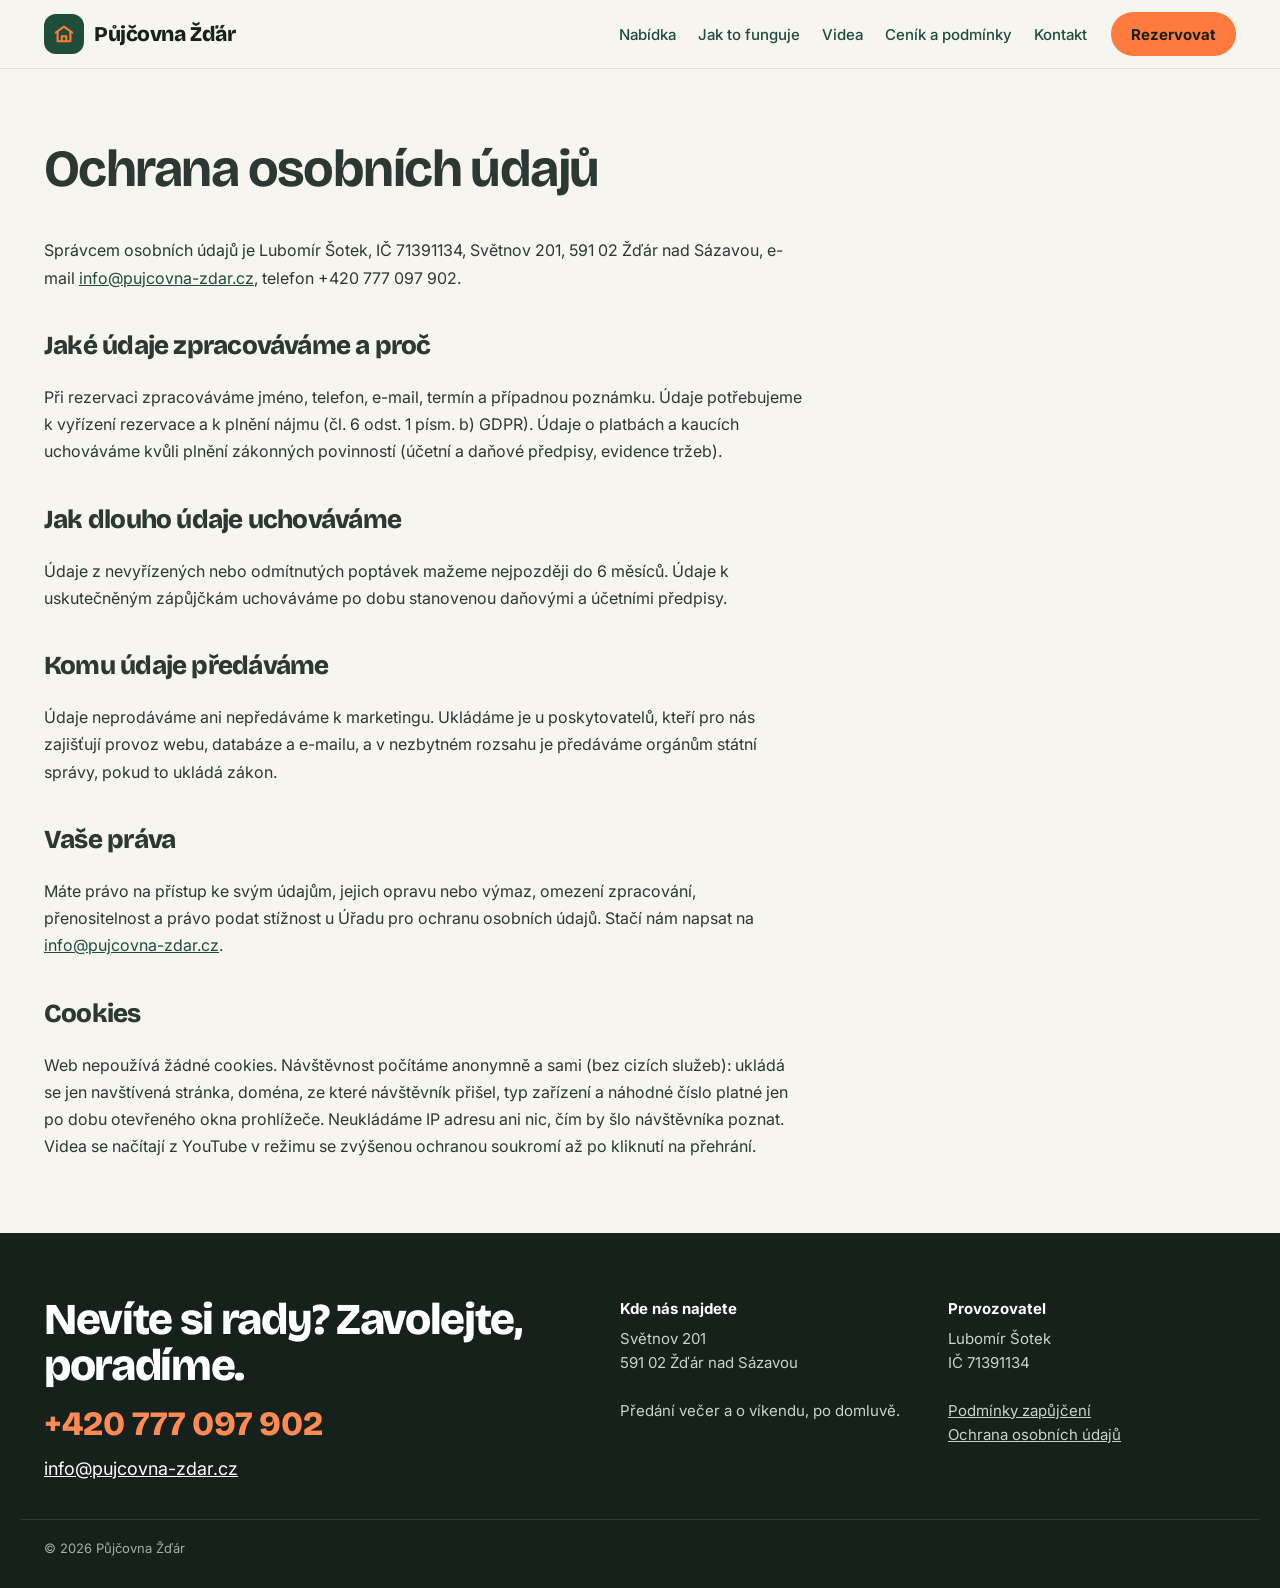
<file: gdpr.html>
<!doctype html>
<html lang="cs">
<head>
<meta charset="utf-8">
<meta name="viewport" content="width=device-width, initial-scale=1">
<title>Ochrana osobních údajů – Půjčovna Žďár</title>
<meta name="description" content="Jak Půjčovna Žďár zpracovává osobní údaje z rezervací.">
<meta name="robots" content="index,follow,max-image-preview:large">
<meta name="google-site-verification" content="9hPKgIYhCg_evJDCSA3Z0mEANu-zkcHJdCR1flKu0mo">
<link rel="canonical" href="https://pujcovna-zdar.cz/gdpr.html">
<meta property="og:type" content="website">
<meta property="og:locale" content="cs_CZ">
<meta property="og:site_name" content="Půjčovna Žďár">
<meta property="og:url" content="https://pujcovna-zdar.cz/gdpr.html">
<meta property="og:title" content="Ochrana osobních údajů – Půjčovna Žďár">
<meta property="og:description" content="Jak Půjčovna Žďár zpracovává osobní údaje z rezervací.">
<meta property="og:image" content="https://pujcovna-zdar.cz/img/hrad-1.jpg">
<meta name="twitter:card" content="summary_large_image">
<meta name="theme-color" content="#1F4D3A">
<link rel="icon" href="/favicon.svg" type="image/svg+xml">

<link rel="preconnect" href="https://fonts.googleapis.com">
<link rel="preconnect" href="https://fonts.gstatic.com" crossorigin>
<link href="https://fonts.googleapis.com/css2?family=Bricolage+Grotesque:opsz,wght@12..96,700;12..96,800&family=Inter:wght@400;500;600;700&display=swap" rel="stylesheet">
<link rel="stylesheet" href="/css/style.css">
</head>
<body>
<header class="site-head"><div class="wrap">
<a class="logo" href="/"><span class="logo-mark"><svg width="22" height="22" viewBox="0 0 24 24" fill="none" stroke="#FF7A3D" stroke-width="2.2" stroke-linecap="round" stroke-linejoin="round" aria-hidden="true"><path d="M3 10.5 12 4l9 6.5"/><path d="M5 9.5V20h14V9.5"/><path d="M9.5 20v-5.5h5V20"/></svg></span><span class="logo-text">Půjčovna Žďár</span></a>
<nav class="nav" aria-label="Hlavní menu">
<a href="/#nabidka">Nabídka</a><a href="/#jak">Jak to funguje</a><a href="/#videa">Videa</a><a href="/#cenik">Ceník a podmínky</a><a href="/#kontakt">Kontakt</a>
</nav>
<a class="btn btn-accent head-cta" href="/#rezervace">Rezervovat</a>
</div></header>
<main class="wrap sec"><div class="prose"><h1>Ochrana osobních údajů</h1>
<p>Správcem osobních údajů je Lubomír Šotek, IČ 71391134, Světnov 201, 591 02 Žďár nad Sázavou, e-mail <a href="mailto:info@pujcovna-zdar.cz">info@pujcovna-zdar.cz</a>, telefon +420 777 097 902.</p>
<h2>Jaké údaje zpracováváme a proč</h2><p>Při rezervaci zpracováváme jméno, telefon, e-mail, termín a případnou poznámku. Údaje potřebujeme k vyřízení rezervace a k plnění nájmu (čl. 6 odst. 1 písm. b) GDPR). Údaje o platbách a kaucích uchováváme kvůli plnění zákonných povinností (účetní a daňové předpisy, evidence tržeb).</p>
<h2>Jak dlouho údaje uchováváme</h2><p>Údaje z nevyřízených nebo odmítnutých poptávek mažeme nejpozději do 6 měsíců. Údaje k uskutečněným zápůjčkám uchováváme po dobu stanovenou daňovými a účetními předpisy.</p>
<h2>Komu údaje předáváme</h2><p>Údaje neprodáváme ani nepředáváme k marketingu. Ukládáme je u poskytovatelů, kteří pro nás zajišťují provoz webu, databáze a e-mailu, a v nezbytném rozsahu je předáváme orgánům státní správy, pokud to ukládá zákon.</p>
<h2>Vaše práva</h2><p>Máte právo na přístup ke svým údajům, jejich opravu nebo výmaz, omezení zpracování, přenositelnost a právo podat stížnost u Úřadu pro ochranu osobních údajů. Stačí nám napsat na <a href="mailto:info@pujcovna-zdar.cz">info@pujcovna-zdar.cz</a>.</p>
<h2>Cookies</h2><p>Web nepoužívá žádné cookies. Návštěvnost počítáme anonymně a sami (bez cizích služeb): ukládá se jen navštívená stránka, doména, ze které návštěvník přišel, typ zařízení a náhodné číslo platné jen po dobu otevřeného okna prohlížeče. Neukládáme IP adresu ani nic, čím by šlo návštěvníka poznat. Videa se načítají z YouTube v režimu se zvýšenou ochranou soukromí až po kliknutí na přehrání.</p></div></main>
<footer class="foot" id="kontakt">
<div class="wrap">
<div class="foot-big">
<p>Nevíte si rady? Zavolejte, poradíme.</p>
<a class="tel" href="tel:+420777097902">+420 777 097 902</a>
<a class="mail" href="mailto:info@pujcovna-zdar.cz">info@pujcovna-zdar.cz</a>
</div>
<div class="foot-col"><b>Kde nás najdete</b>Světnov 201<br>591 02 Žďár nad Sázavou<br><br>Předání večer a o víkendu, po domluvě.</div>
<div class="foot-col"><b>Provozovatel</b>Lubomír Šotek<br>IČ 71391134<br><br><a href="/podminky.html">Podmínky zapůjčení</a><br><a href="/gdpr.html">Ochrana osobních údajů</a></div>
</div>
<div class="wrap foot-bottom">© 2026 Půjčovna Žďár</div>
</footer>
<script src="/js/stats.js" defer></script></body></html>
</file>
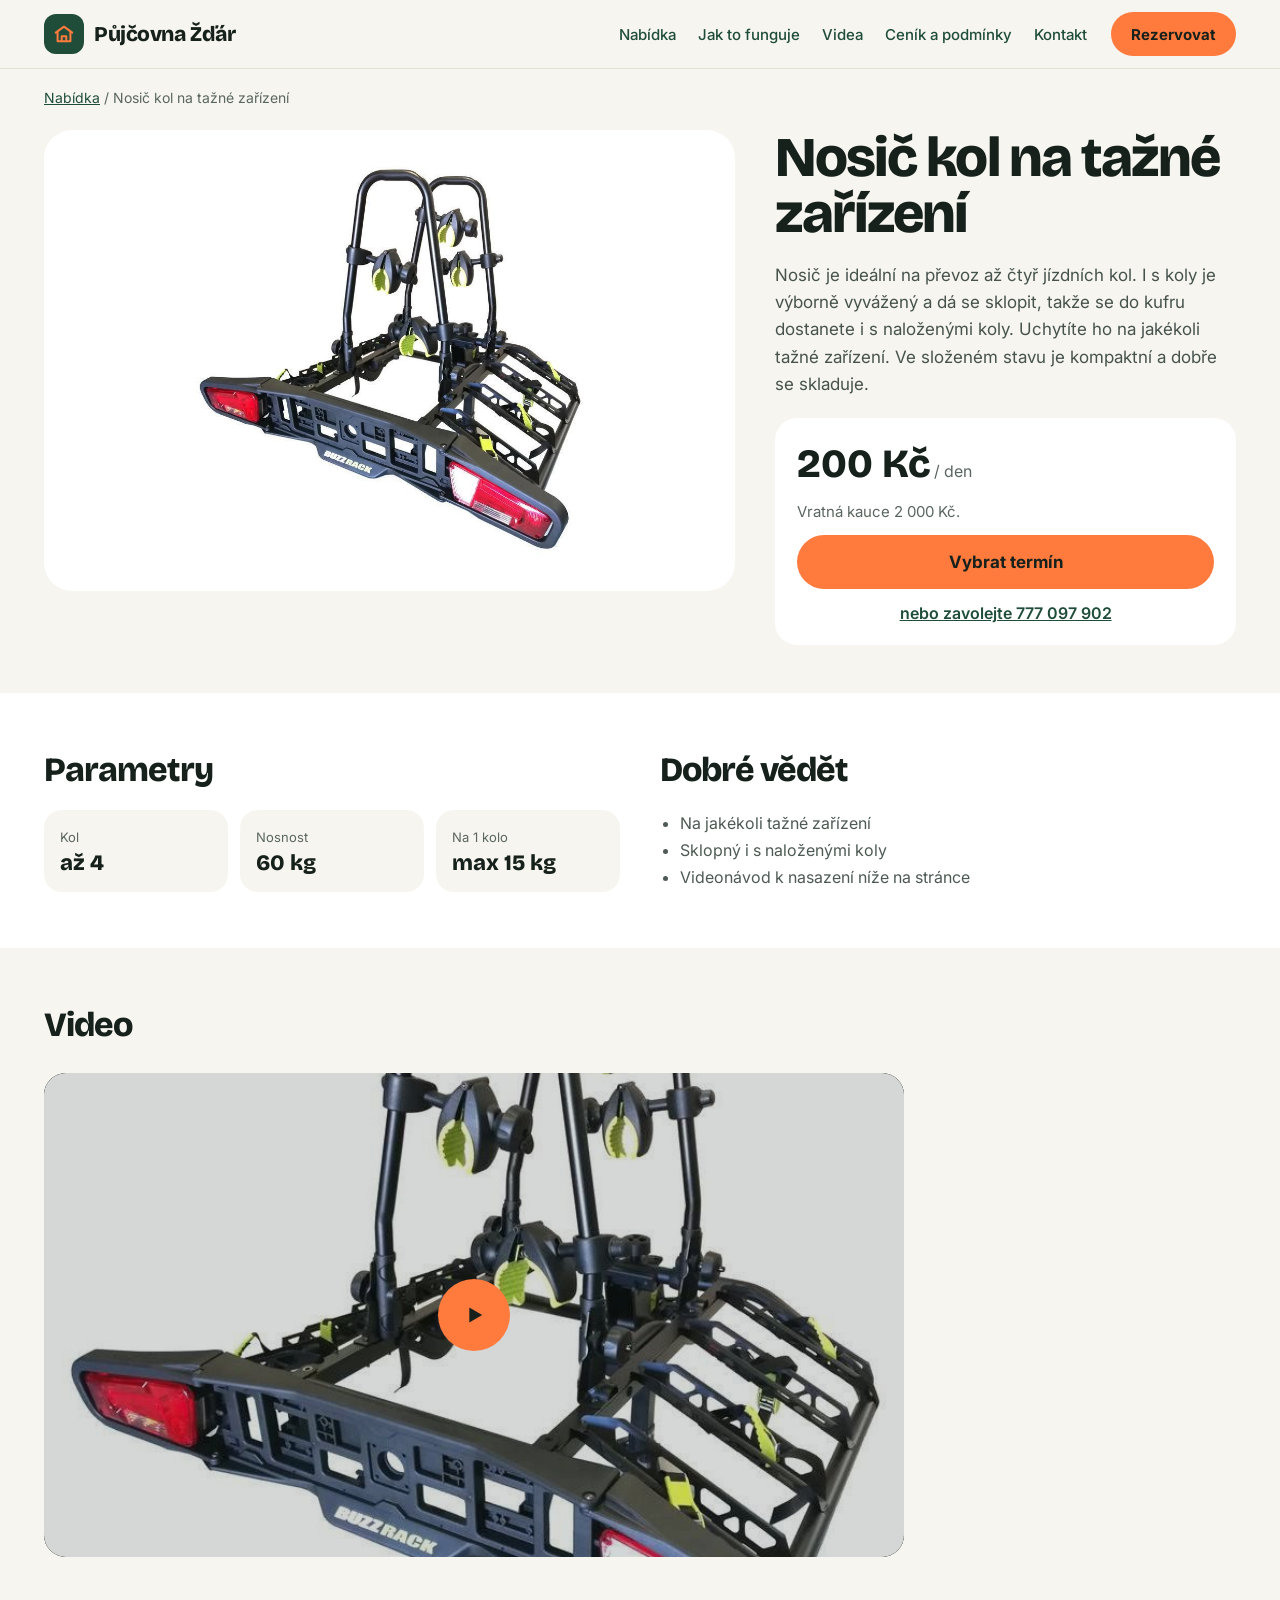
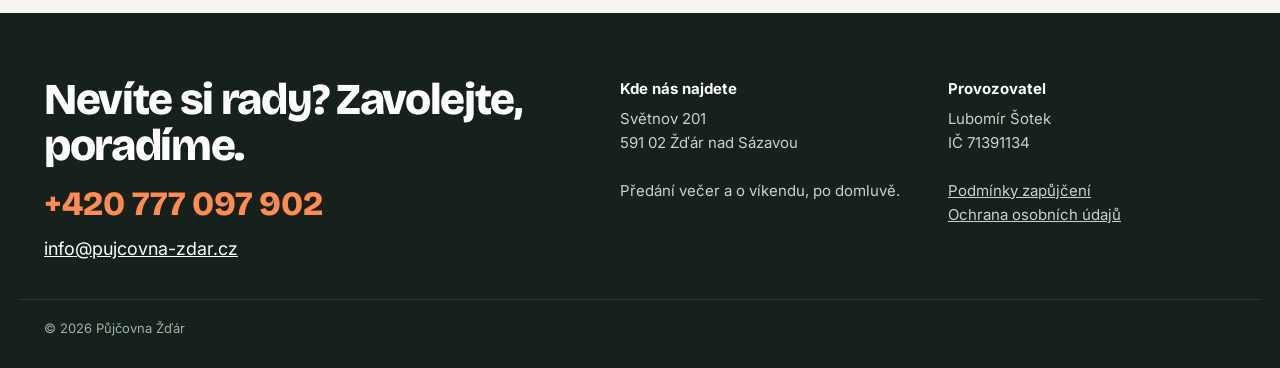
<file: nosic-kol.html>
<!doctype html>
<html lang="cs">
<head>
<meta charset="utf-8">
<meta name="viewport" content="width=device-width, initial-scale=1">
<title>Půjčovna nosiče kol na tažné zařízení Žďár nad Sázavou – 200 Kč/den</title>
<meta name="description" content="Půjčení sklopného nosiče na 4 kola na tažné zařízení ve Žďáru nad Sázavou: 200 Kč za den, nosnost 60 kg. Online rezervace.">
<meta name="robots" content="index,follow,max-image-preview:large">
<meta name="google-site-verification" content="9hPKgIYhCg_evJDCSA3Z0mEANu-zkcHJdCR1flKu0mo">
<link rel="canonical" href="https://pujcovna-zdar.cz/nosic-kol.html">
<meta property="og:type" content="website">
<meta property="og:locale" content="cs_CZ">
<meta property="og:site_name" content="Půjčovna Žďár">
<meta property="og:url" content="https://pujcovna-zdar.cz/nosic-kol.html">
<meta property="og:title" content="Půjčovna nosiče kol na tažné zařízení Žďár nad Sázavou – 200 Kč/den">
<meta property="og:description" content="Půjčení sklopného nosiče na 4 kola na tažné zařízení ve Žďáru nad Sázavou: 200 Kč za den, nosnost 60 kg. Online rezervace.">
<meta property="og:image" content="https://pujcovna-zdar.cz/img/nosic-kol.jpg">
<meta name="twitter:card" content="summary_large_image">
<meta name="theme-color" content="#1F4D3A">
<link rel="icon" href="/favicon.svg" type="image/svg+xml">
<script type="application/ld+json">{"@context":"https://schema.org","@type":"LocalBusiness","@id":"https://pujcovna-zdar.cz/#firma","name":"Půjčovna Žďár","url":"https://pujcovna-zdar.cz/","telephone":"+420777097902","email":"info@pujcovna-zdar.cz","image":"https://pujcovna-zdar.cz/img/hrad-1.jpg","address":{"@type":"PostalAddress","streetAddress":"Světnov 201","addressLocality":"Žďár nad Sázavou","postalCode":"591 02","addressCountry":"CZ"},"areaServed":["Žďár nad Sázavou","Bohdalov","Herálec","Škrdlovice","Počítky","Obyčtov","Najdek","Jihlava"],"description":"Půjčovna skákacího hradu, čističe koberců, nosiče kol, střešního boxu, příčníků a odvlhčovače ve Světnově u Žďáru nad Sázavou."}</script>
<script type="application/ld+json">{"@context":"https://schema.org","@type":"Product","name":"Nosič kol na tažné zařízení","description":"Nosič je ideální na převoz až čtyř jízdních kol. I s koly je výborně vyvážený a dá se sklopit, takže se do kufru dostanete i s naloženými koly. Uchytíte ho na jakékoli tažné zařízení. Ve složeném stavu je kompaktní a dobře se skladuje.","image":["https://pujcovna-zdar.cz/img/nosic-kol.jpg"],"url":"https://pujcovna-zdar.cz/nosic-kol.html","offers":{"@type":"Offer","url":"https://pujcovna-zdar.cz/nosic-kol.html","priceCurrency":"CZK","price":200,"availability":"https://schema.org/InStock","priceSpecification":{"@type":"UnitPriceSpecification","price":200,"priceCurrency":"CZK","unitText":"DAY"},"seller":{"@id":"https://pujcovna-zdar.cz/#firma"},"hasMerchantReturnPolicy":{"@type":"MerchantReturnPolicy","applicableCountry":"CZ","returnPolicyCategory":"https://schema.org/MerchantReturnNotPermitted"},"shippingDetails":{"@type":"OfferShippingDetails","shippingRate":{"@type":"MonetaryAmount","value":0,"currency":"CZK"},"shippingDestination":{"@type":"DefinedRegion","addressCountry":"CZ"},"deliveryTime":{"@type":"ShippingDeliveryTime","handlingTime":{"@type":"QuantitativeValue","minValue":0,"maxValue":1,"unitCode":"DAY"},"transitTime":{"@type":"QuantitativeValue","minValue":0,"maxValue":0,"unitCode":"DAY"}}}}}</script>
<script type="application/ld+json">{"@context":"https://schema.org","@type":"BreadcrumbList","itemListElement":[{"@type":"ListItem","position":1,"name":"Půjčovna Žďár","item":"https://pujcovna-zdar.cz/"},{"@type":"ListItem","position":2,"name":"Nosič kol na tažné zařízení","item":"https://pujcovna-zdar.cz/nosic-kol.html"}]}</script>
<link rel="preconnect" href="https://fonts.googleapis.com">
<link rel="preconnect" href="https://fonts.gstatic.com" crossorigin>
<link href="https://fonts.googleapis.com/css2?family=Bricolage+Grotesque:opsz,wght@12..96,700;12..96,800&family=Inter:wght@400;500;600;700&display=swap" rel="stylesheet">
<link rel="stylesheet" href="/css/style.css">
</head>
<body>
<header class="site-head"><div class="wrap">
<a class="logo" href="/"><span class="logo-mark"><svg width="22" height="22" viewBox="0 0 24 24" fill="none" stroke="#FF7A3D" stroke-width="2.2" stroke-linecap="round" stroke-linejoin="round" aria-hidden="true"><path d="M3 10.5 12 4l9 6.5"/><path d="M5 9.5V20h14V9.5"/><path d="M9.5 20v-5.5h5V20"/></svg></span><span class="logo-text">Půjčovna Žďár</span></a>
<nav class="nav" aria-label="Hlavní menu">
<a href="/#nabidka">Nabídka</a><a href="/#jak">Jak to funguje</a><a href="/#videa">Videa</a><a href="/#cenik">Ceník a podmínky</a><a href="/#kontakt">Kontakt</a>
</nav>
<a class="btn btn-accent head-cta" href="/#rezervace">Rezervovat</a>
</div></header>

<main>
<div class="wrap crumbs"><a href="/#nabidka">Nabídka</a> <span aria-hidden="true">/</span> Nosič kol na tažné zařízení</div>
<section class="wrap detail">
<div class="gallery"><img id="bigImg" class="big contain" src="/img/nosic-kol.jpg" alt="Nosič kol na tažné zařízení"></div>
<aside class="aside">

<h1>Nosič kol na tažné zařízení</h1>
<p class="desc">Nosič je ideální na převoz až čtyř jízdních kol. I s koly je výborně vyvážený a dá se sklopit, takže se do kufru dostanete i s naloženými koly. Uchytíte ho na jakékoli tažné zařízení. Ve složeném stavu je kompaktní a dobře se skladuje.</p>
<div class="buy">
<div><span class="big-price" data-price="nosic">200 Kč</span> <span class="muted">/ den</span></div>
<p class="muted" style="margin:0;font-size:15px">Vratná kauce <span data-deposit="nosic">2 000 Kč</span>.</p>

<a class="btn btn-accent" href="/?polozka=nosic#rezervace" style="min-height:54px;font-size:17px">Vybrat termín</a>
<a href="tel:+420777097902" style="text-align:center;font-weight:600">nebo zavolejte 777 097 902</a>
</div>
</aside>
</section>
<section class="white"><div class="wrap sec two">
<div><h2 style="font-size:34px;margin-bottom:20px">Parametry</h2><div class="specs"><div class="spec"><small>Kol</small><b>až 4</b></div><div class="spec"><small>Nosnost</small><b>60 kg</b></div><div class="spec"><small>Na 1 kolo</small><b>max 15 kg</b></div></div></div>
<div><h2 style="font-size:34px;margin-bottom:20px">Dobré vědět</h2><ul class="notes" style="margin-top:0"><li>Na jakékoli tažné zařízení</li><li>Sklopný i s naloženými koly</li><li>Videonávod k nasazení níže na stránce</li></ul></div>
</div></section>
<section class="wrap sec"><div class="sec-head"><h2 style="font-size:34px">Video</h2></div>
<div style="max-width:860px"><div class="video-frame"><button type="button" data-yt="Cu9wjQenfdY" aria-label="Přehrát video"><img src="/img/nosic-kol.jpg" alt="" loading="lazy"><span class="play"><svg width="28" height="28" viewBox="0 0 24 24" fill="#16211C" aria-hidden="true"><path d="M8 5.5v13l11-6.5z"/></svg></span></button></div></div></section>

</main>

<footer class="foot" id="kontakt">
<div class="wrap">
<div class="foot-big">
<p>Nevíte si rady? Zavolejte, poradíme.</p>
<a class="tel" href="tel:+420777097902">+420 777 097 902</a>
<a class="mail" href="mailto:info@pujcovna-zdar.cz">info@pujcovna-zdar.cz</a>
</div>
<div class="foot-col"><b>Kde nás najdete</b>Světnov 201<br>591 02 Žďár nad Sázavou<br><br>Předání večer a o víkendu, po domluvě.</div>
<div class="foot-col"><b>Provozovatel</b>Lubomír Šotek<br>IČ 71391134<br><br><a href="/podminky.html">Podmínky zapůjčení</a><br><a href="/gdpr.html">Ochrana osobních údajů</a></div>
</div>
<div class="wrap foot-bottom">© 2026 Půjčovna Žďár</div>
</footer>

<script>window.PJ={"url": "https://bnckyiveqebzzzxuoluj.supabase.co", "key": "sb_publishable_9-08pVFy82_mNy3rRVh-6w_gUZwOe3I", "items": [{"id": "hrad", "slug": "skakaci-hrad", "name": "Skákací hrad s klouzačkou", "short_name": "Skákací hrad", "price": 3000, "deposit": 5000}, {"id": "cistic", "slug": "cistic-kobercu", "name": "Čistič koberců a čalounění", "short_name": "Čistič koberců", "price": 350, "deposit": 5000}, {"id": "nosic", "slug": "nosic-kol", "name": "Nosič kol na tažné zařízení", "short_name": "Nosič kol", "price": 200, "deposit": 2000}, {"id": "box", "slug": "stresni-box", "name": "Střešní box Neumann Orca", "short_name": "Střešní box", "price": 200, "deposit": 2000}, {"id": "pricniky", "slug": "pricniky", "name": "Příčníky MAX 120", "short_name": "Příčníky", "price": 100, "deposit": 1000}, {"id": "odvlhcovac", "slug": "odvlhcovac", "name": "Odvlhčovač Master DHP 65", "short_name": "Odvlhčovač", "price": 350, "deposit": 5000}]};</script>
<script src="/js/web.js" defer></script>
<script src="/js/stats.js" defer></script></body></html>
</file>
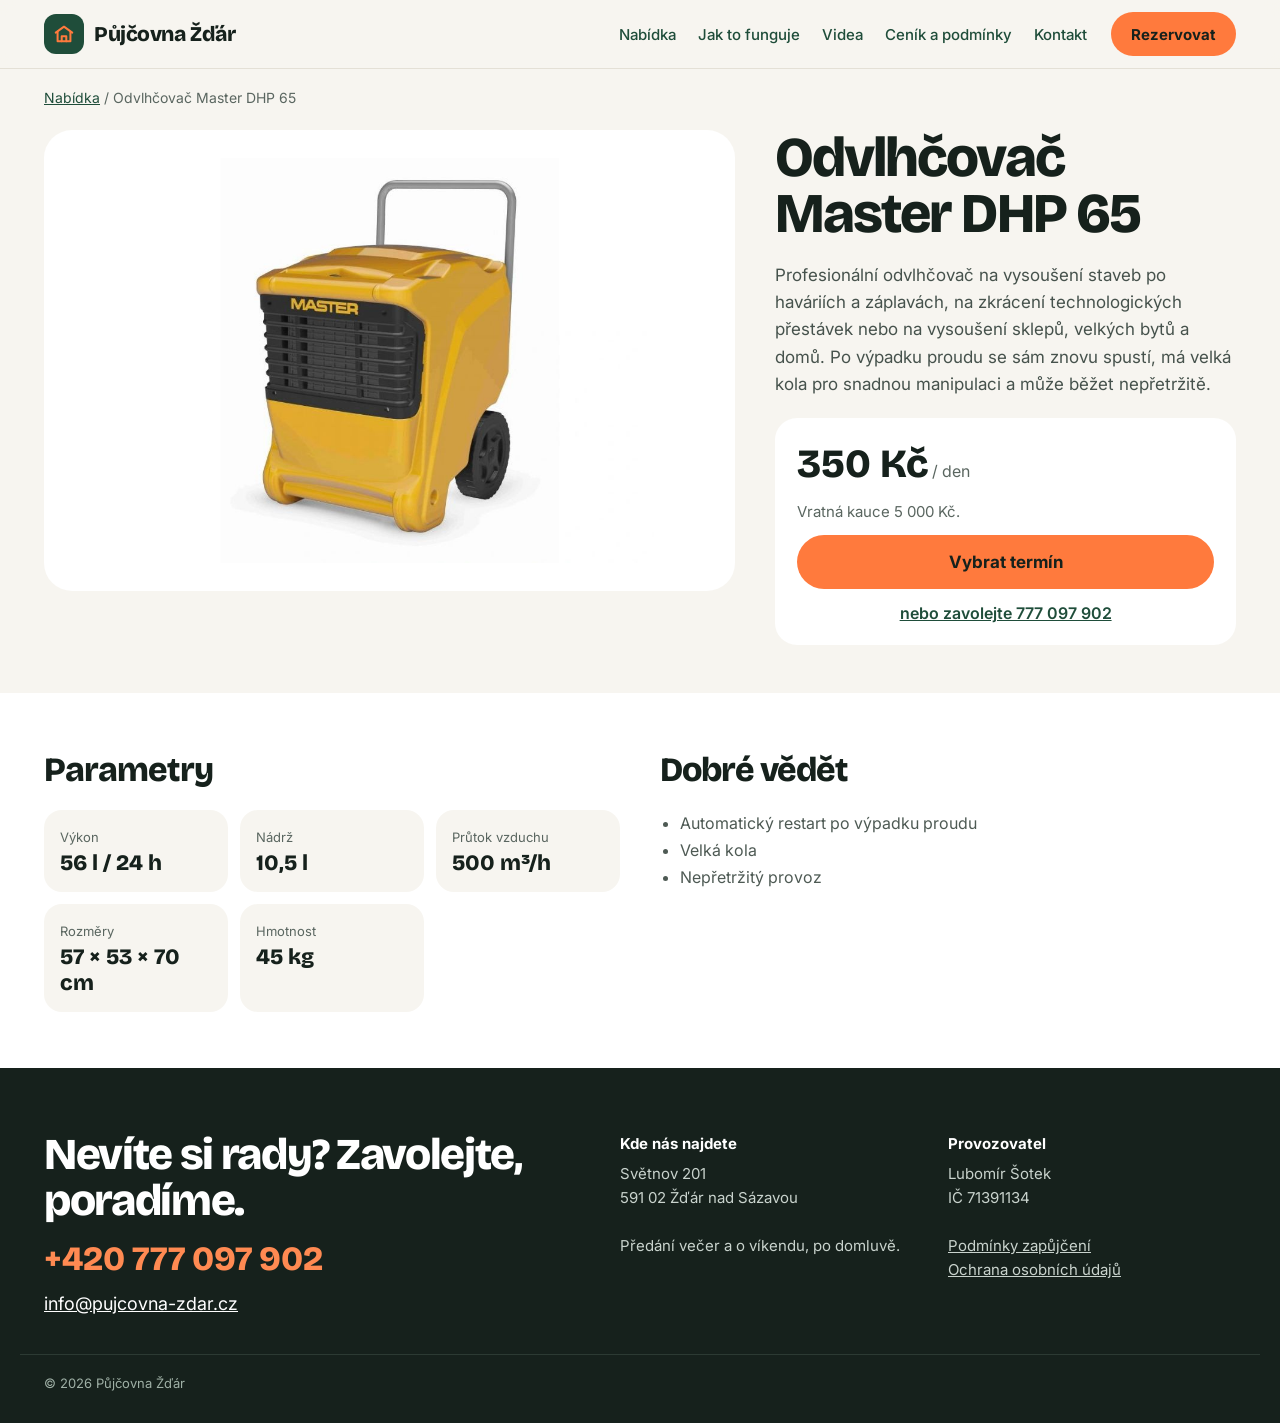
<file: odvlhcovac.html>
<!doctype html>
<html lang="cs">
<head>
<meta charset="utf-8">
<meta name="viewport" content="width=device-width, initial-scale=1">
<title>Půjčovna odvlhčovače Žďár nad Sázavou – Master DHP 65 350 Kč/den</title>
<meta name="description" content="Půjčení profesionálního odvlhčovače Master DHP 65 ve Žďáru nad Sázavou: 350 Kč za den, až 56 l vody za den. Na sklepy, novostavby i vysoušení po vytopení.">
<meta name="robots" content="index,follow,max-image-preview:large">
<meta name="google-site-verification" content="9hPKgIYhCg_evJDCSA3Z0mEANu-zkcHJdCR1flKu0mo">
<link rel="canonical" href="https://pujcovna-zdar.cz/odvlhcovac.html">
<meta property="og:type" content="website">
<meta property="og:locale" content="cs_CZ">
<meta property="og:site_name" content="Půjčovna Žďár">
<meta property="og:url" content="https://pujcovna-zdar.cz/odvlhcovac.html">
<meta property="og:title" content="Půjčovna odvlhčovače Žďár nad Sázavou – Master DHP 65 350 Kč/den">
<meta property="og:description" content="Půjčení profesionálního odvlhčovače Master DHP 65 ve Žďáru nad Sázavou: 350 Kč za den, až 56 l vody za den. Na sklepy, novostavby i vysoušení po vytopení.">
<meta property="og:image" content="https://pujcovna-zdar.cz/img/odvlhcovac.jpg">
<meta name="twitter:card" content="summary_large_image">
<meta name="theme-color" content="#1F4D3A">
<link rel="icon" href="/favicon.svg" type="image/svg+xml">
<script type="application/ld+json">{"@context":"https://schema.org","@type":"LocalBusiness","@id":"https://pujcovna-zdar.cz/#firma","name":"Půjčovna Žďár","url":"https://pujcovna-zdar.cz/","telephone":"+420777097902","email":"info@pujcovna-zdar.cz","image":"https://pujcovna-zdar.cz/img/hrad-1.jpg","address":{"@type":"PostalAddress","streetAddress":"Světnov 201","addressLocality":"Žďár nad Sázavou","postalCode":"591 02","addressCountry":"CZ"},"areaServed":["Žďár nad Sázavou","Bohdalov","Herálec","Škrdlovice","Počítky","Obyčtov","Najdek","Jihlava"],"description":"Půjčovna skákacího hradu, čističe koberců, nosiče kol, střešního boxu, příčníků a odvlhčovače ve Světnově u Žďáru nad Sázavou."}</script>
<script type="application/ld+json">{"@context":"https://schema.org","@type":"Product","name":"Odvlhčovač Master DHP 65","description":"Profesionální odvlhčovač na vysoušení staveb po haváriích a záplavách, na zkrácení technologických přestávek nebo na vysoušení sklepů, velkých bytů a domů. Po výpadku proudu se sám znovu spustí, má velká kola pro snadnou manipulaci a může běžet nepřetržitě.","image":["https://pujcovna-zdar.cz/img/odvlhcovac.jpg"],"url":"https://pujcovna-zdar.cz/odvlhcovac.html","offers":{"@type":"Offer","url":"https://pujcovna-zdar.cz/odvlhcovac.html","priceCurrency":"CZK","price":350,"availability":"https://schema.org/InStock","priceSpecification":{"@type":"UnitPriceSpecification","price":350,"priceCurrency":"CZK","unitText":"DAY"},"seller":{"@id":"https://pujcovna-zdar.cz/#firma"},"hasMerchantReturnPolicy":{"@type":"MerchantReturnPolicy","applicableCountry":"CZ","returnPolicyCategory":"https://schema.org/MerchantReturnNotPermitted"},"shippingDetails":{"@type":"OfferShippingDetails","shippingRate":{"@type":"MonetaryAmount","value":0,"currency":"CZK"},"shippingDestination":{"@type":"DefinedRegion","addressCountry":"CZ"},"deliveryTime":{"@type":"ShippingDeliveryTime","handlingTime":{"@type":"QuantitativeValue","minValue":0,"maxValue":1,"unitCode":"DAY"},"transitTime":{"@type":"QuantitativeValue","minValue":0,"maxValue":0,"unitCode":"DAY"}}}},"brand":{"@type":"Brand","name":"Master"}}</script>
<script type="application/ld+json">{"@context":"https://schema.org","@type":"BreadcrumbList","itemListElement":[{"@type":"ListItem","position":1,"name":"Půjčovna Žďár","item":"https://pujcovna-zdar.cz/"},{"@type":"ListItem","position":2,"name":"Odvlhčovač Master DHP 65","item":"https://pujcovna-zdar.cz/odvlhcovac.html"}]}</script>
<link rel="preconnect" href="https://fonts.googleapis.com">
<link rel="preconnect" href="https://fonts.gstatic.com" crossorigin>
<link href="https://fonts.googleapis.com/css2?family=Bricolage+Grotesque:opsz,wght@12..96,700;12..96,800&family=Inter:wght@400;500;600;700&display=swap" rel="stylesheet">
<link rel="stylesheet" href="/css/style.css">
</head>
<body>
<header class="site-head"><div class="wrap">
<a class="logo" href="/"><span class="logo-mark"><svg width="22" height="22" viewBox="0 0 24 24" fill="none" stroke="#FF7A3D" stroke-width="2.2" stroke-linecap="round" stroke-linejoin="round" aria-hidden="true"><path d="M3 10.5 12 4l9 6.5"/><path d="M5 9.5V20h14V9.5"/><path d="M9.5 20v-5.5h5V20"/></svg></span><span class="logo-text">Půjčovna Žďár</span></a>
<nav class="nav" aria-label="Hlavní menu">
<a href="/#nabidka">Nabídka</a><a href="/#jak">Jak to funguje</a><a href="/#videa">Videa</a><a href="/#cenik">Ceník a podmínky</a><a href="/#kontakt">Kontakt</a>
</nav>
<a class="btn btn-accent head-cta" href="/#rezervace">Rezervovat</a>
</div></header>

<main>
<div class="wrap crumbs"><a href="/#nabidka">Nabídka</a> <span aria-hidden="true">/</span> Odvlhčovač Master DHP 65</div>
<section class="wrap detail">
<div class="gallery"><img id="bigImg" class="big contain" src="/img/odvlhcovac.jpg" alt="Odvlhčovač Master DHP 65"></div>
<aside class="aside">

<h1>Odvlhčovač Master DHP 65</h1>
<p class="desc">Profesionální odvlhčovač na vysoušení staveb po haváriích a záplavách, na zkrácení technologických přestávek nebo na vysoušení sklepů, velkých bytů a domů. Po výpadku proudu se sám znovu spustí, má velká kola pro snadnou manipulaci a může běžet nepřetržitě.</p>
<div class="buy">
<div><span class="big-price" data-price="odvlhcovac">350 Kč</span> <span class="muted">/ den</span></div>
<p class="muted" style="margin:0;font-size:15px">Vratná kauce <span data-deposit="odvlhcovac">5 000 Kč</span>.</p>

<a class="btn btn-accent" href="/?polozka=odvlhcovac#rezervace" style="min-height:54px;font-size:17px">Vybrat termín</a>
<a href="tel:+420777097902" style="text-align:center;font-weight:600">nebo zavolejte 777 097 902</a>
</div>
</aside>
</section>
<section class="white"><div class="wrap sec two">
<div><h2 style="font-size:34px;margin-bottom:20px">Parametry</h2><div class="specs"><div class="spec"><small>Výkon</small><b>56 l / 24 h</b></div><div class="spec"><small>Nádrž</small><b>10,5 l</b></div><div class="spec"><small>Průtok vzduchu</small><b>500 m³/h</b></div><div class="spec"><small>Rozměry</small><b>57 × 53 × 70 cm</b></div><div class="spec"><small>Hmotnost</small><b>45 kg</b></div></div></div>
<div><h2 style="font-size:34px;margin-bottom:20px">Dobré vědět</h2><ul class="notes" style="margin-top:0"><li>Automatický restart po výpadku proudu</li><li>Velká kola</li><li>Nepřetržitý provoz</li></ul></div>
</div></section>


</main>

<footer class="foot" id="kontakt">
<div class="wrap">
<div class="foot-big">
<p>Nevíte si rady? Zavolejte, poradíme.</p>
<a class="tel" href="tel:+420777097902">+420 777 097 902</a>
<a class="mail" href="mailto:info@pujcovna-zdar.cz">info@pujcovna-zdar.cz</a>
</div>
<div class="foot-col"><b>Kde nás najdete</b>Světnov 201<br>591 02 Žďár nad Sázavou<br><br>Předání večer a o víkendu, po domluvě.</div>
<div class="foot-col"><b>Provozovatel</b>Lubomír Šotek<br>IČ 71391134<br><br><a href="/podminky.html">Podmínky zapůjčení</a><br><a href="/gdpr.html">Ochrana osobních údajů</a></div>
</div>
<div class="wrap foot-bottom">© 2026 Půjčovna Žďár</div>
</footer>

<script>window.PJ={"url": "https://bnckyiveqebzzzxuoluj.supabase.co", "key": "sb_publishable_9-08pVFy82_mNy3rRVh-6w_gUZwOe3I", "items": [{"id": "hrad", "slug": "skakaci-hrad", "name": "Skákací hrad s klouzačkou", "short_name": "Skákací hrad", "price": 3000, "deposit": 5000}, {"id": "cistic", "slug": "cistic-kobercu", "name": "Čistič koberců a čalounění", "short_name": "Čistič koberců", "price": 350, "deposit": 5000}, {"id": "nosic", "slug": "nosic-kol", "name": "Nosič kol na tažné zařízení", "short_name": "Nosič kol", "price": 200, "deposit": 2000}, {"id": "box", "slug": "stresni-box", "name": "Střešní box Neumann Orca", "short_name": "Střešní box", "price": 200, "deposit": 2000}, {"id": "pricniky", "slug": "pricniky", "name": "Příčníky MAX 120", "short_name": "Příčníky", "price": 100, "deposit": 1000}, {"id": "odvlhcovac", "slug": "odvlhcovac", "name": "Odvlhčovač Master DHP 65", "short_name": "Odvlhčovač", "price": 350, "deposit": 5000}]};</script>
<script src="/js/web.js" defer></script>
<script src="/js/stats.js" defer></script></body></html>
</file>
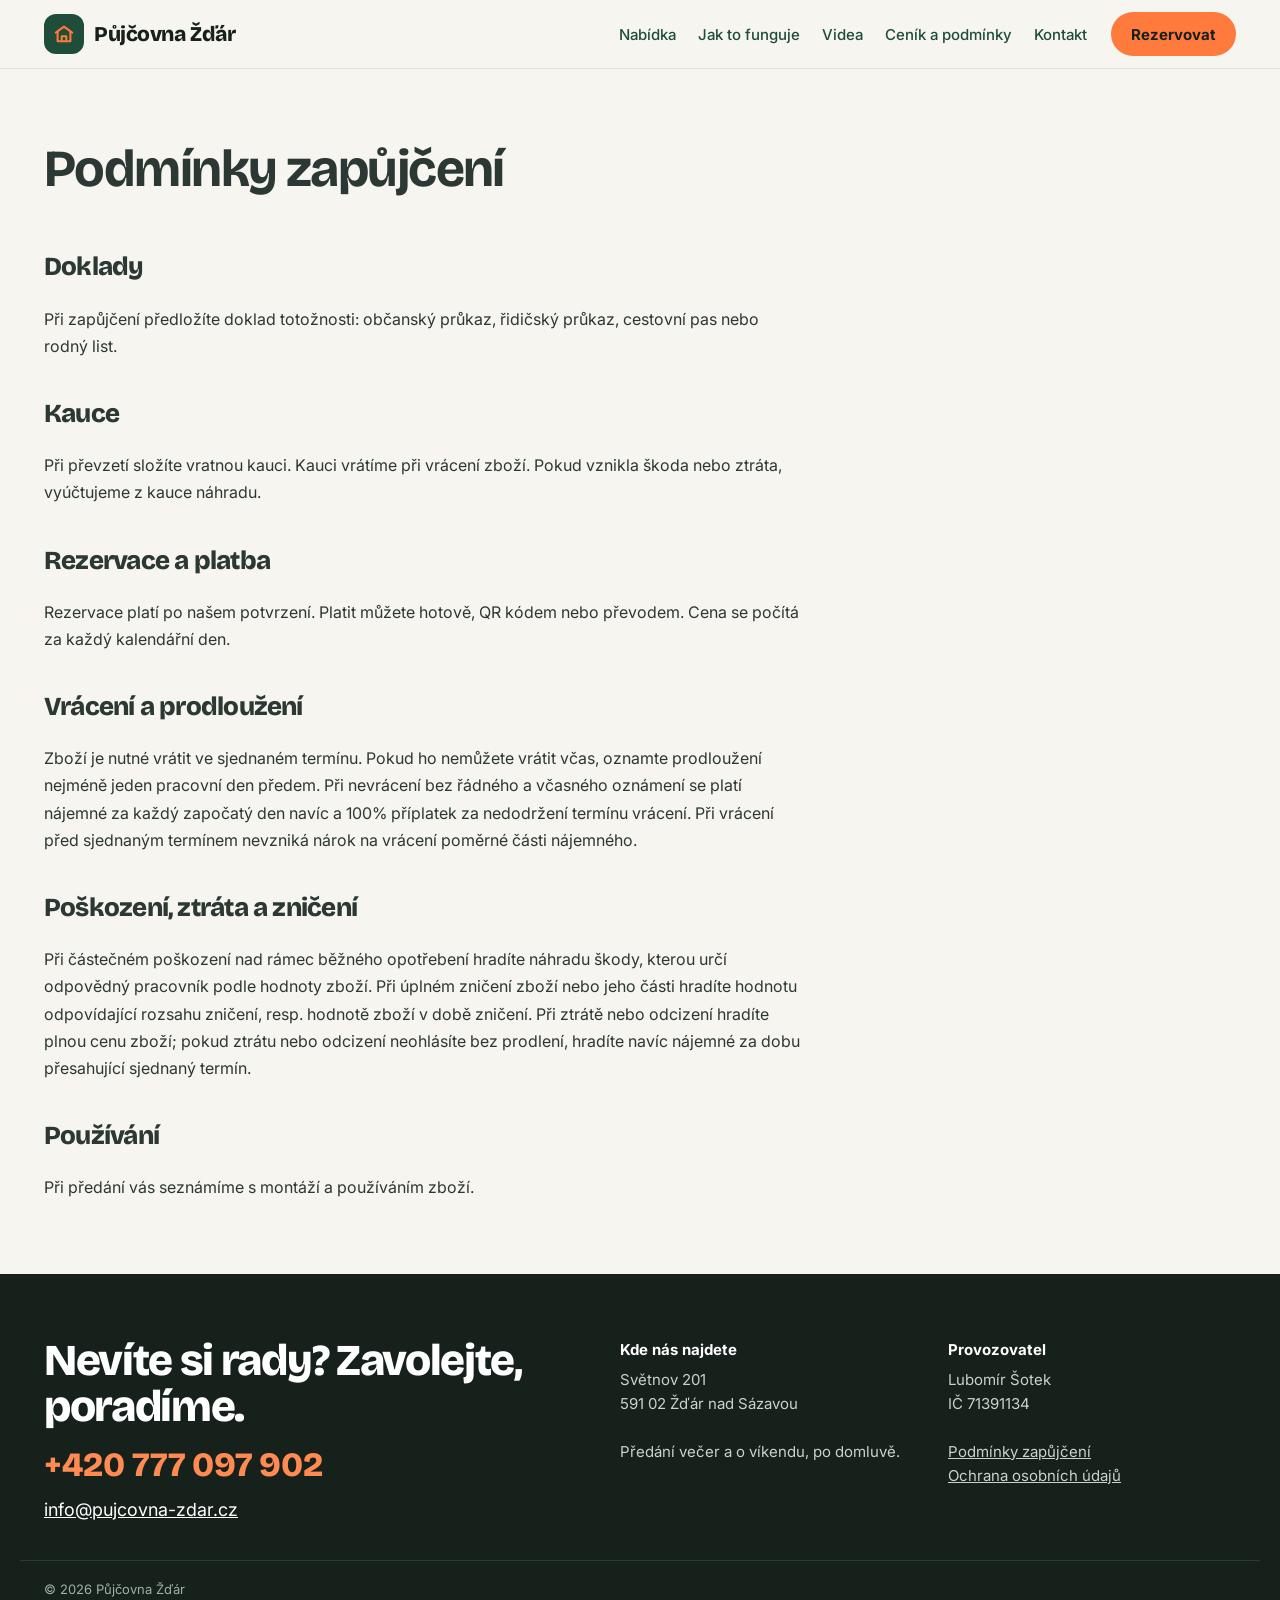
<file: podminky.html>
<!doctype html>
<html lang="cs">
<head>
<meta charset="utf-8">
<meta name="viewport" content="width=device-width, initial-scale=1">
<title>Podmínky zapůjčení – Půjčovna Žďár</title>
<meta name="description" content="Podmínky zapůjčení v Půjčovně Žďár: doklady, kauce, vrácení, poškození.">
<meta name="robots" content="index,follow,max-image-preview:large">
<meta name="google-site-verification" content="9hPKgIYhCg_evJDCSA3Z0mEANu-zkcHJdCR1flKu0mo">
<link rel="canonical" href="https://pujcovna-zdar.cz/podminky.html">
<meta property="og:type" content="website">
<meta property="og:locale" content="cs_CZ">
<meta property="og:site_name" content="Půjčovna Žďár">
<meta property="og:url" content="https://pujcovna-zdar.cz/podminky.html">
<meta property="og:title" content="Podmínky zapůjčení – Půjčovna Žďár">
<meta property="og:description" content="Podmínky zapůjčení v Půjčovně Žďár: doklady, kauce, vrácení, poškození.">
<meta property="og:image" content="https://pujcovna-zdar.cz/img/hrad-1.jpg">
<meta name="twitter:card" content="summary_large_image">
<meta name="theme-color" content="#1F4D3A">
<link rel="icon" href="/favicon.svg" type="image/svg+xml">

<link rel="preconnect" href="https://fonts.googleapis.com">
<link rel="preconnect" href="https://fonts.gstatic.com" crossorigin>
<link href="https://fonts.googleapis.com/css2?family=Bricolage+Grotesque:opsz,wght@12..96,700;12..96,800&family=Inter:wght@400;500;600;700&display=swap" rel="stylesheet">
<link rel="stylesheet" href="/css/style.css">
</head>
<body>
<header class="site-head"><div class="wrap">
<a class="logo" href="/"><span class="logo-mark"><svg width="22" height="22" viewBox="0 0 24 24" fill="none" stroke="#FF7A3D" stroke-width="2.2" stroke-linecap="round" stroke-linejoin="round" aria-hidden="true"><path d="M3 10.5 12 4l9 6.5"/><path d="M5 9.5V20h14V9.5"/><path d="M9.5 20v-5.5h5V20"/></svg></span><span class="logo-text">Půjčovna Žďár</span></a>
<nav class="nav" aria-label="Hlavní menu">
<a href="/#nabidka">Nabídka</a><a href="/#jak">Jak to funguje</a><a href="/#videa">Videa</a><a href="/#cenik">Ceník a podmínky</a><a href="/#kontakt">Kontakt</a>
</nav>
<a class="btn btn-accent head-cta" href="/#rezervace">Rezervovat</a>
</div></header>
<main class="wrap sec"><div class="prose"><h1>Podmínky zapůjčení</h1>
<h2>Doklady</h2><p>Při zapůjčení předložíte doklad totožnosti: občanský průkaz, řidičský průkaz, cestovní pas nebo rodný list.</p>
<h2>Kauce</h2><p>Při převzetí složíte vratnou kauci. Kauci vrátíme při vrácení zboží. Pokud vznikla škoda nebo ztráta, vyúčtujeme z kauce náhradu.</p>
<h2>Rezervace a platba</h2><p>Rezervace platí po našem potvrzení. Platit můžete hotově, QR kódem nebo převodem. Cena se počítá za každý kalendářní den.</p>
<h2>Vrácení a prodloužení</h2><p>Zboží je nutné vrátit ve sjednaném termínu. Pokud ho nemůžete vrátit včas, oznamte prodloužení nejméně jeden pracovní den předem. Při nevrácení bez řádného a včasného oznámení se platí nájemné za každý započatý den navíc a 100% příplatek za nedodržení termínu vrácení. Při vrácení před sjednaným termínem nevzniká nárok na vrácení poměrné části nájemného.</p>
<h2>Poškození, ztráta a zničení</h2><p>Při částečném poškození nad rámec běžného opotřebení hradíte náhradu škody, kterou určí odpovědný pracovník podle hodnoty zboží. Při úplném zničení zboží nebo jeho části hradíte hodnotu odpovídající rozsahu zničení, resp. hodnotě zboží v době zničení. Při ztrátě nebo odcizení hradíte plnou cenu zboží; pokud ztrátu nebo odcizení neohlásíte bez prodlení, hradíte navíc nájemné za dobu přesahující sjednaný termín.</p>
<h2>Používání</h2><p>Při předání vás seznámíme s montáží a používáním zboží.</p></div></main>
<footer class="foot" id="kontakt">
<div class="wrap">
<div class="foot-big">
<p>Nevíte si rady? Zavolejte, poradíme.</p>
<a class="tel" href="tel:+420777097902">+420 777 097 902</a>
<a class="mail" href="mailto:info@pujcovna-zdar.cz">info@pujcovna-zdar.cz</a>
</div>
<div class="foot-col"><b>Kde nás najdete</b>Světnov 201<br>591 02 Žďár nad Sázavou<br><br>Předání večer a o víkendu, po domluvě.</div>
<div class="foot-col"><b>Provozovatel</b>Lubomír Šotek<br>IČ 71391134<br><br><a href="/podminky.html">Podmínky zapůjčení</a><br><a href="/gdpr.html">Ochrana osobních údajů</a></div>
</div>
<div class="wrap foot-bottom">© 2026 Půjčovna Žďár</div>
</footer>
<script src="/js/stats.js" defer></script></body></html>
</file>
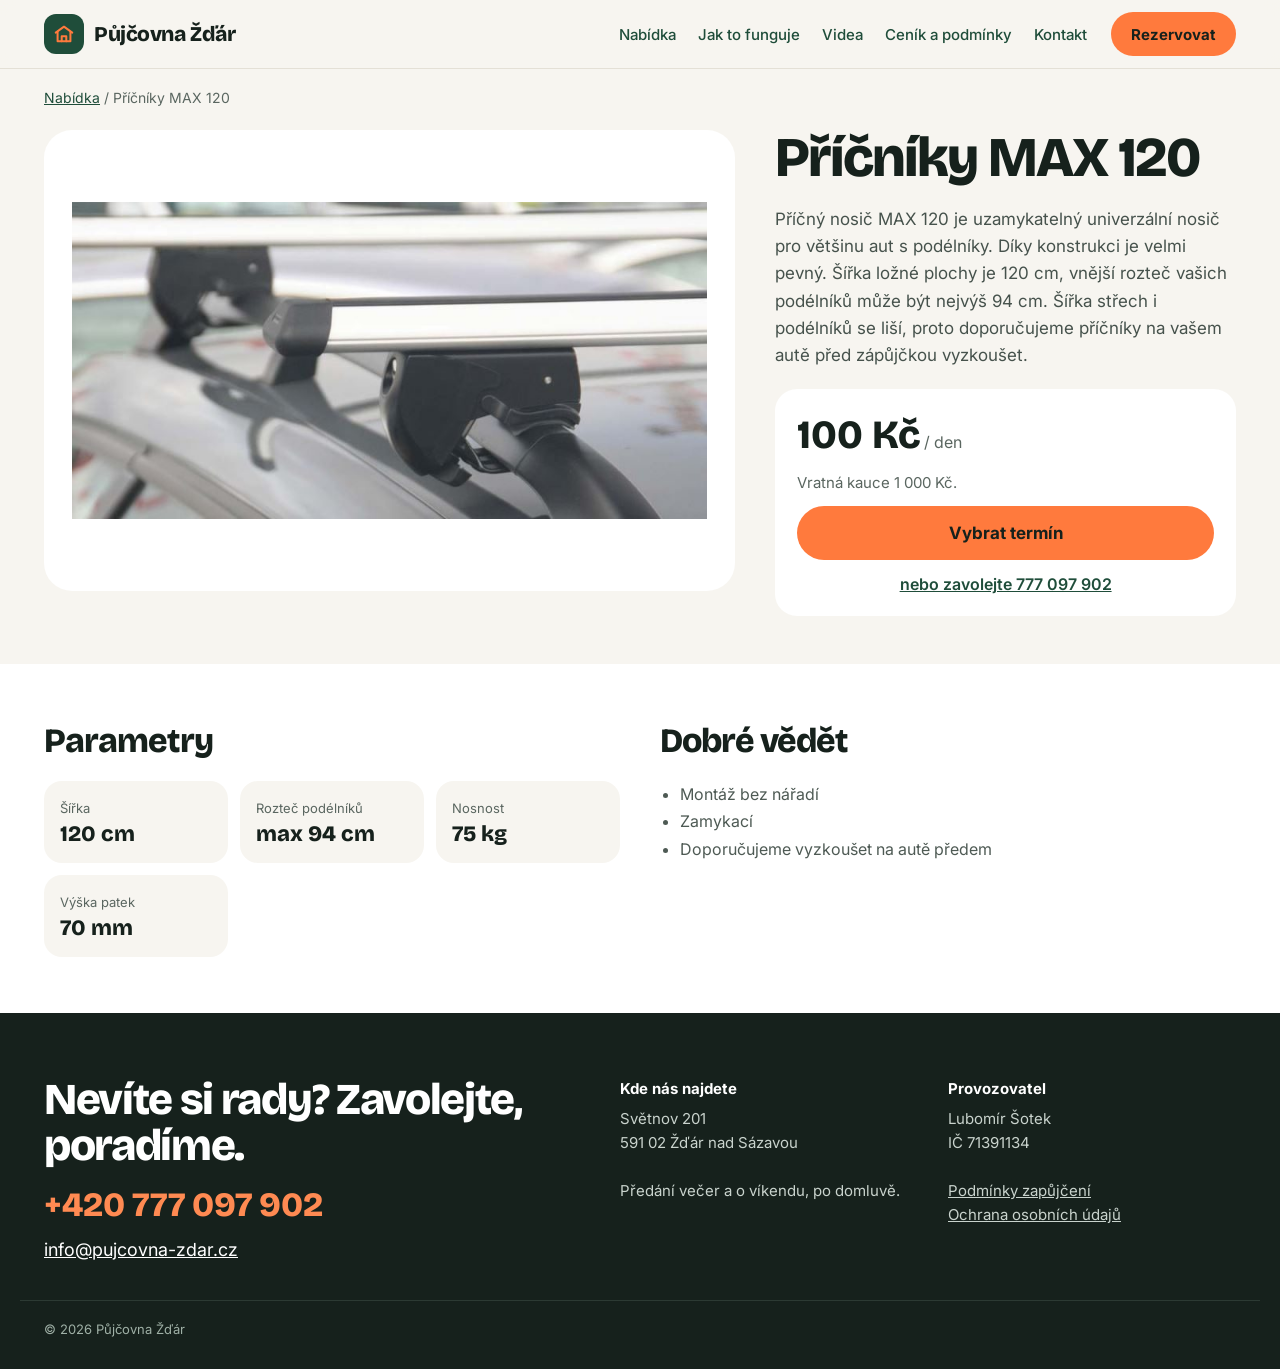
<file: pricniky.html>
<!doctype html>
<html lang="cs">
<head>
<meta charset="utf-8">
<meta name="viewport" content="width=device-width, initial-scale=1">
<title>Půjčovna střešních příčníků Žďár nad Sázavou – MAX 120 od 100 Kč/den</title>
<meta name="description" content="Půjčení uzamykatelných střešních příčníků MAX 120 ve Žďáru nad Sázavou: 100 Kč za den, nosnost 75 kg, montáž bez nářadí.">
<meta name="robots" content="index,follow,max-image-preview:large">
<meta name="google-site-verification" content="9hPKgIYhCg_evJDCSA3Z0mEANu-zkcHJdCR1flKu0mo">
<link rel="canonical" href="https://pujcovna-zdar.cz/pricniky.html">
<meta property="og:type" content="website">
<meta property="og:locale" content="cs_CZ">
<meta property="og:site_name" content="Půjčovna Žďár">
<meta property="og:url" content="https://pujcovna-zdar.cz/pricniky.html">
<meta property="og:title" content="Půjčovna střešních příčníků Žďár nad Sázavou – MAX 120 od 100 Kč/den">
<meta property="og:description" content="Půjčení uzamykatelných střešních příčníků MAX 120 ve Žďáru nad Sázavou: 100 Kč za den, nosnost 75 kg, montáž bez nářadí.">
<meta property="og:image" content="https://pujcovna-zdar.cz/img/pricniky.jpg">
<meta name="twitter:card" content="summary_large_image">
<meta name="theme-color" content="#1F4D3A">
<link rel="icon" href="/favicon.svg" type="image/svg+xml">
<script type="application/ld+json">{"@context":"https://schema.org","@type":"LocalBusiness","@id":"https://pujcovna-zdar.cz/#firma","name":"Půjčovna Žďár","url":"https://pujcovna-zdar.cz/","telephone":"+420777097902","email":"info@pujcovna-zdar.cz","image":"https://pujcovna-zdar.cz/img/hrad-1.jpg","address":{"@type":"PostalAddress","streetAddress":"Světnov 201","addressLocality":"Žďár nad Sázavou","postalCode":"591 02","addressCountry":"CZ"},"areaServed":["Žďár nad Sázavou","Bohdalov","Herálec","Škrdlovice","Počítky","Obyčtov","Najdek","Jihlava"],"description":"Půjčovna skákacího hradu, čističe koberců, nosiče kol, střešního boxu, příčníků a odvlhčovače ve Světnově u Žďáru nad Sázavou."}</script>
<script type="application/ld+json">{"@context":"https://schema.org","@type":"Product","name":"Příčníky MAX 120","description":"Příčný nosič MAX 120 je uzamykatelný univerzální nosič pro většinu aut s podélníky. Díky konstrukci je velmi pevný. Šířka ložné plochy je 120 cm, vnější rozteč vašich podélníků může být nejvýš 94 cm. Šířka střech i podélníků se liší, proto doporučujeme příčníky na vašem autě před zápůjčkou vyzkoušet.","image":["https://pujcovna-zdar.cz/img/pricniky.jpg"],"url":"https://pujcovna-zdar.cz/pricniky.html","offers":{"@type":"Offer","url":"https://pujcovna-zdar.cz/pricniky.html","priceCurrency":"CZK","price":100,"availability":"https://schema.org/InStock","priceSpecification":{"@type":"UnitPriceSpecification","price":100,"priceCurrency":"CZK","unitText":"DAY"},"seller":{"@id":"https://pujcovna-zdar.cz/#firma"},"hasMerchantReturnPolicy":{"@type":"MerchantReturnPolicy","applicableCountry":"CZ","returnPolicyCategory":"https://schema.org/MerchantReturnNotPermitted"},"shippingDetails":{"@type":"OfferShippingDetails","shippingRate":{"@type":"MonetaryAmount","value":0,"currency":"CZK"},"shippingDestination":{"@type":"DefinedRegion","addressCountry":"CZ"},"deliveryTime":{"@type":"ShippingDeliveryTime","handlingTime":{"@type":"QuantitativeValue","minValue":0,"maxValue":1,"unitCode":"DAY"},"transitTime":{"@type":"QuantitativeValue","minValue":0,"maxValue":0,"unitCode":"DAY"}}}}}</script>
<script type="application/ld+json">{"@context":"https://schema.org","@type":"BreadcrumbList","itemListElement":[{"@type":"ListItem","position":1,"name":"Půjčovna Žďár","item":"https://pujcovna-zdar.cz/"},{"@type":"ListItem","position":2,"name":"Příčníky MAX 120","item":"https://pujcovna-zdar.cz/pricniky.html"}]}</script>
<link rel="preconnect" href="https://fonts.googleapis.com">
<link rel="preconnect" href="https://fonts.gstatic.com" crossorigin>
<link href="https://fonts.googleapis.com/css2?family=Bricolage+Grotesque:opsz,wght@12..96,700;12..96,800&family=Inter:wght@400;500;600;700&display=swap" rel="stylesheet">
<link rel="stylesheet" href="/css/style.css">
</head>
<body>
<header class="site-head"><div class="wrap">
<a class="logo" href="/"><span class="logo-mark"><svg width="22" height="22" viewBox="0 0 24 24" fill="none" stroke="#FF7A3D" stroke-width="2.2" stroke-linecap="round" stroke-linejoin="round" aria-hidden="true"><path d="M3 10.5 12 4l9 6.5"/><path d="M5 9.5V20h14V9.5"/><path d="M9.5 20v-5.5h5V20"/></svg></span><span class="logo-text">Půjčovna Žďár</span></a>
<nav class="nav" aria-label="Hlavní menu">
<a href="/#nabidka">Nabídka</a><a href="/#jak">Jak to funguje</a><a href="/#videa">Videa</a><a href="/#cenik">Ceník a podmínky</a><a href="/#kontakt">Kontakt</a>
</nav>
<a class="btn btn-accent head-cta" href="/#rezervace">Rezervovat</a>
</div></header>

<main>
<div class="wrap crumbs"><a href="/#nabidka">Nabídka</a> <span aria-hidden="true">/</span> Příčníky MAX 120</div>
<section class="wrap detail">
<div class="gallery"><img id="bigImg" class="big contain" src="/img/pricniky.jpg" alt="Příčníky MAX 120"></div>
<aside class="aside">

<h1>Příčníky MAX 120</h1>
<p class="desc">Příčný nosič MAX 120 je uzamykatelný univerzální nosič pro většinu aut s podélníky. Díky konstrukci je velmi pevný. Šířka ložné plochy je 120 cm, vnější rozteč vašich podélníků může být nejvýš 94 cm. Šířka střech i podélníků se liší, proto doporučujeme příčníky na vašem autě před zápůjčkou vyzkoušet.</p>
<div class="buy">
<div><span class="big-price" data-price="pricniky">100 Kč</span> <span class="muted">/ den</span></div>
<p class="muted" style="margin:0;font-size:15px">Vratná kauce <span data-deposit="pricniky">1 000 Kč</span>.</p>

<a class="btn btn-accent" href="/?polozka=pricniky#rezervace" style="min-height:54px;font-size:17px">Vybrat termín</a>
<a href="tel:+420777097902" style="text-align:center;font-weight:600">nebo zavolejte 777 097 902</a>
</div>
</aside>
</section>
<section class="white"><div class="wrap sec two">
<div><h2 style="font-size:34px;margin-bottom:20px">Parametry</h2><div class="specs"><div class="spec"><small>Šířka</small><b>120 cm</b></div><div class="spec"><small>Rozteč podélníků</small><b>max 94 cm</b></div><div class="spec"><small>Nosnost</small><b>75 kg</b></div><div class="spec"><small>Výška patek</small><b>70 mm</b></div></div></div>
<div><h2 style="font-size:34px;margin-bottom:20px">Dobré vědět</h2><ul class="notes" style="margin-top:0"><li>Montáž bez nářadí</li><li>Zamykací</li><li>Doporučujeme vyzkoušet na autě předem</li></ul></div>
</div></section>


</main>

<footer class="foot" id="kontakt">
<div class="wrap">
<div class="foot-big">
<p>Nevíte si rady? Zavolejte, poradíme.</p>
<a class="tel" href="tel:+420777097902">+420 777 097 902</a>
<a class="mail" href="mailto:info@pujcovna-zdar.cz">info@pujcovna-zdar.cz</a>
</div>
<div class="foot-col"><b>Kde nás najdete</b>Světnov 201<br>591 02 Žďár nad Sázavou<br><br>Předání večer a o víkendu, po domluvě.</div>
<div class="foot-col"><b>Provozovatel</b>Lubomír Šotek<br>IČ 71391134<br><br><a href="/podminky.html">Podmínky zapůjčení</a><br><a href="/gdpr.html">Ochrana osobních údajů</a></div>
</div>
<div class="wrap foot-bottom">© 2026 Půjčovna Žďár</div>
</footer>

<script>window.PJ={"url": "https://bnckyiveqebzzzxuoluj.supabase.co", "key": "sb_publishable_9-08pVFy82_mNy3rRVh-6w_gUZwOe3I", "items": [{"id": "hrad", "slug": "skakaci-hrad", "name": "Skákací hrad s klouzačkou", "short_name": "Skákací hrad", "price": 3000, "deposit": 5000}, {"id": "cistic", "slug": "cistic-kobercu", "name": "Čistič koberců a čalounění", "short_name": "Čistič koberců", "price": 350, "deposit": 5000}, {"id": "nosic", "slug": "nosic-kol", "name": "Nosič kol na tažné zařízení", "short_name": "Nosič kol", "price": 200, "deposit": 2000}, {"id": "box", "slug": "stresni-box", "name": "Střešní box Neumann Orca", "short_name": "Střešní box", "price": 200, "deposit": 2000}, {"id": "pricniky", "slug": "pricniky", "name": "Příčníky MAX 120", "short_name": "Příčníky", "price": 100, "deposit": 1000}, {"id": "odvlhcovac", "slug": "odvlhcovac", "name": "Odvlhčovač Master DHP 65", "short_name": "Odvlhčovač", "price": 350, "deposit": 5000}]};</script>
<script src="/js/web.js" defer></script>
<script src="/js/stats.js" defer></script></body></html>
</file>
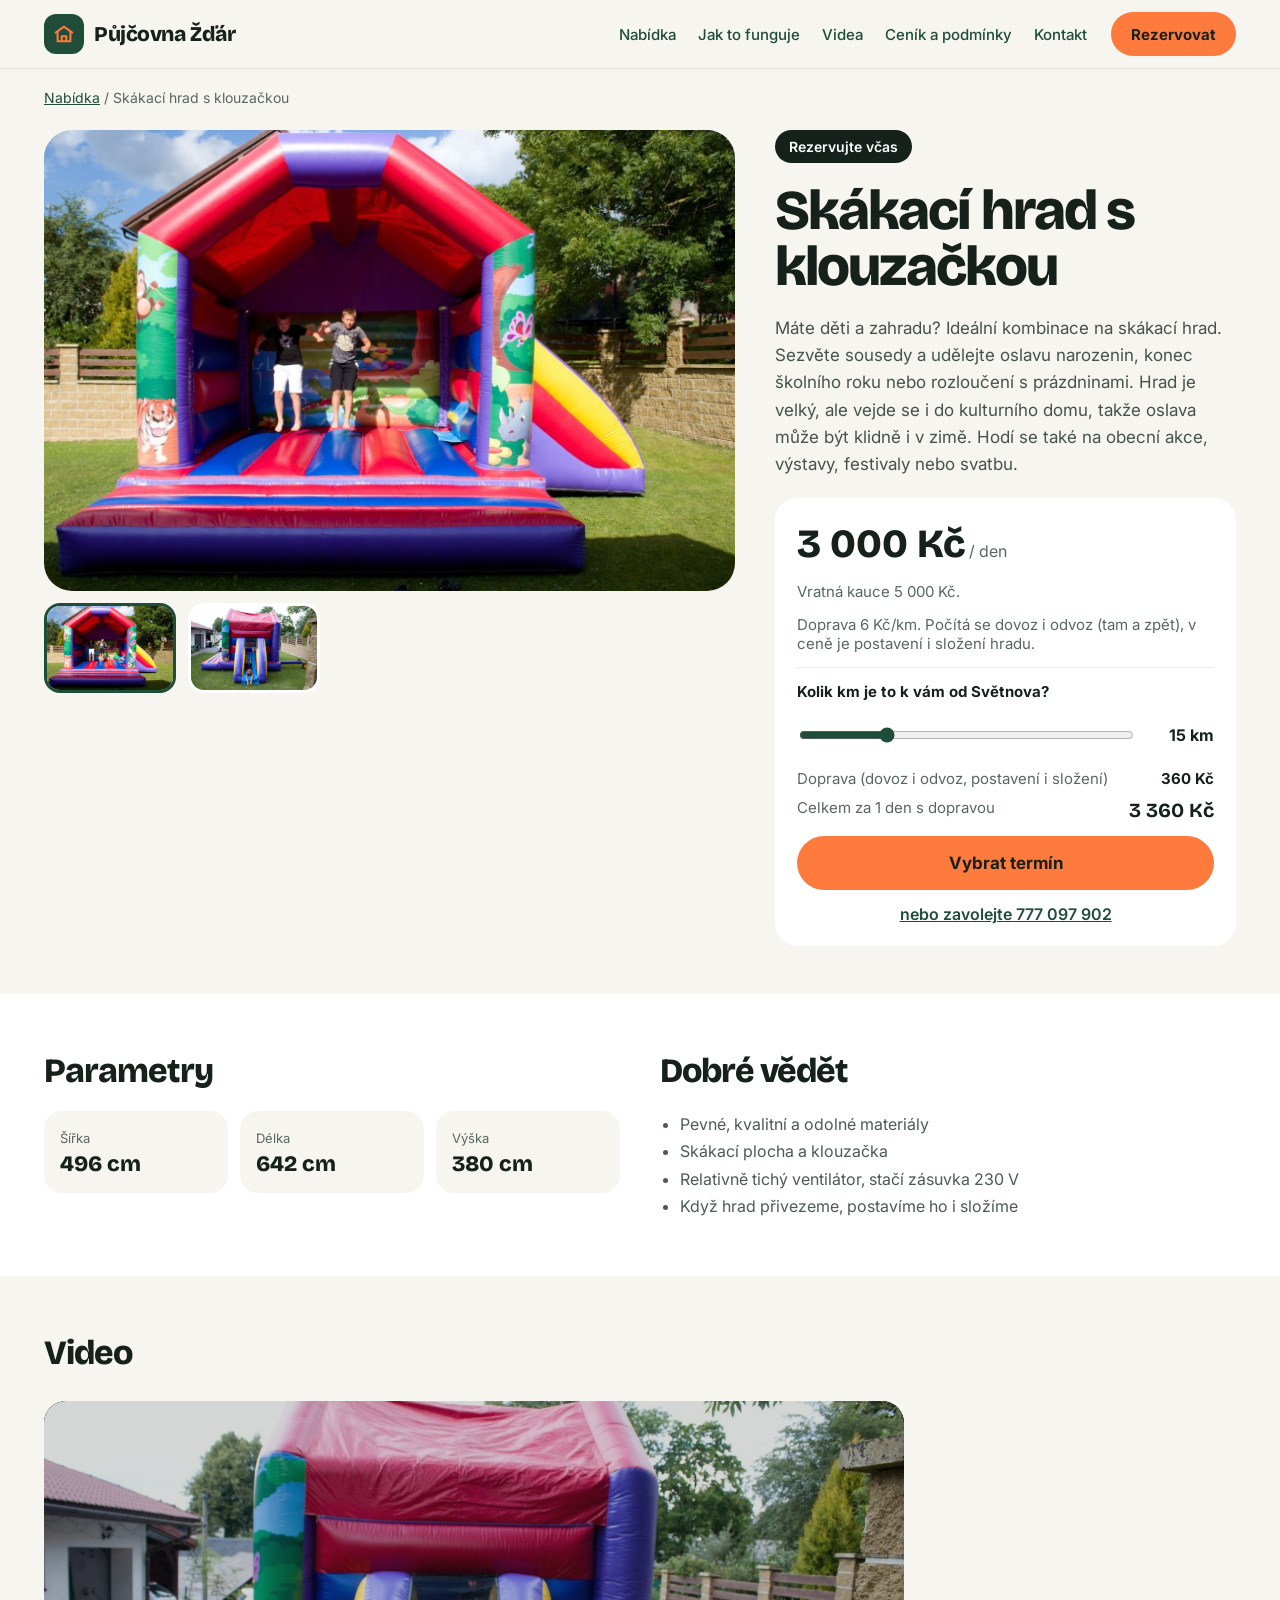
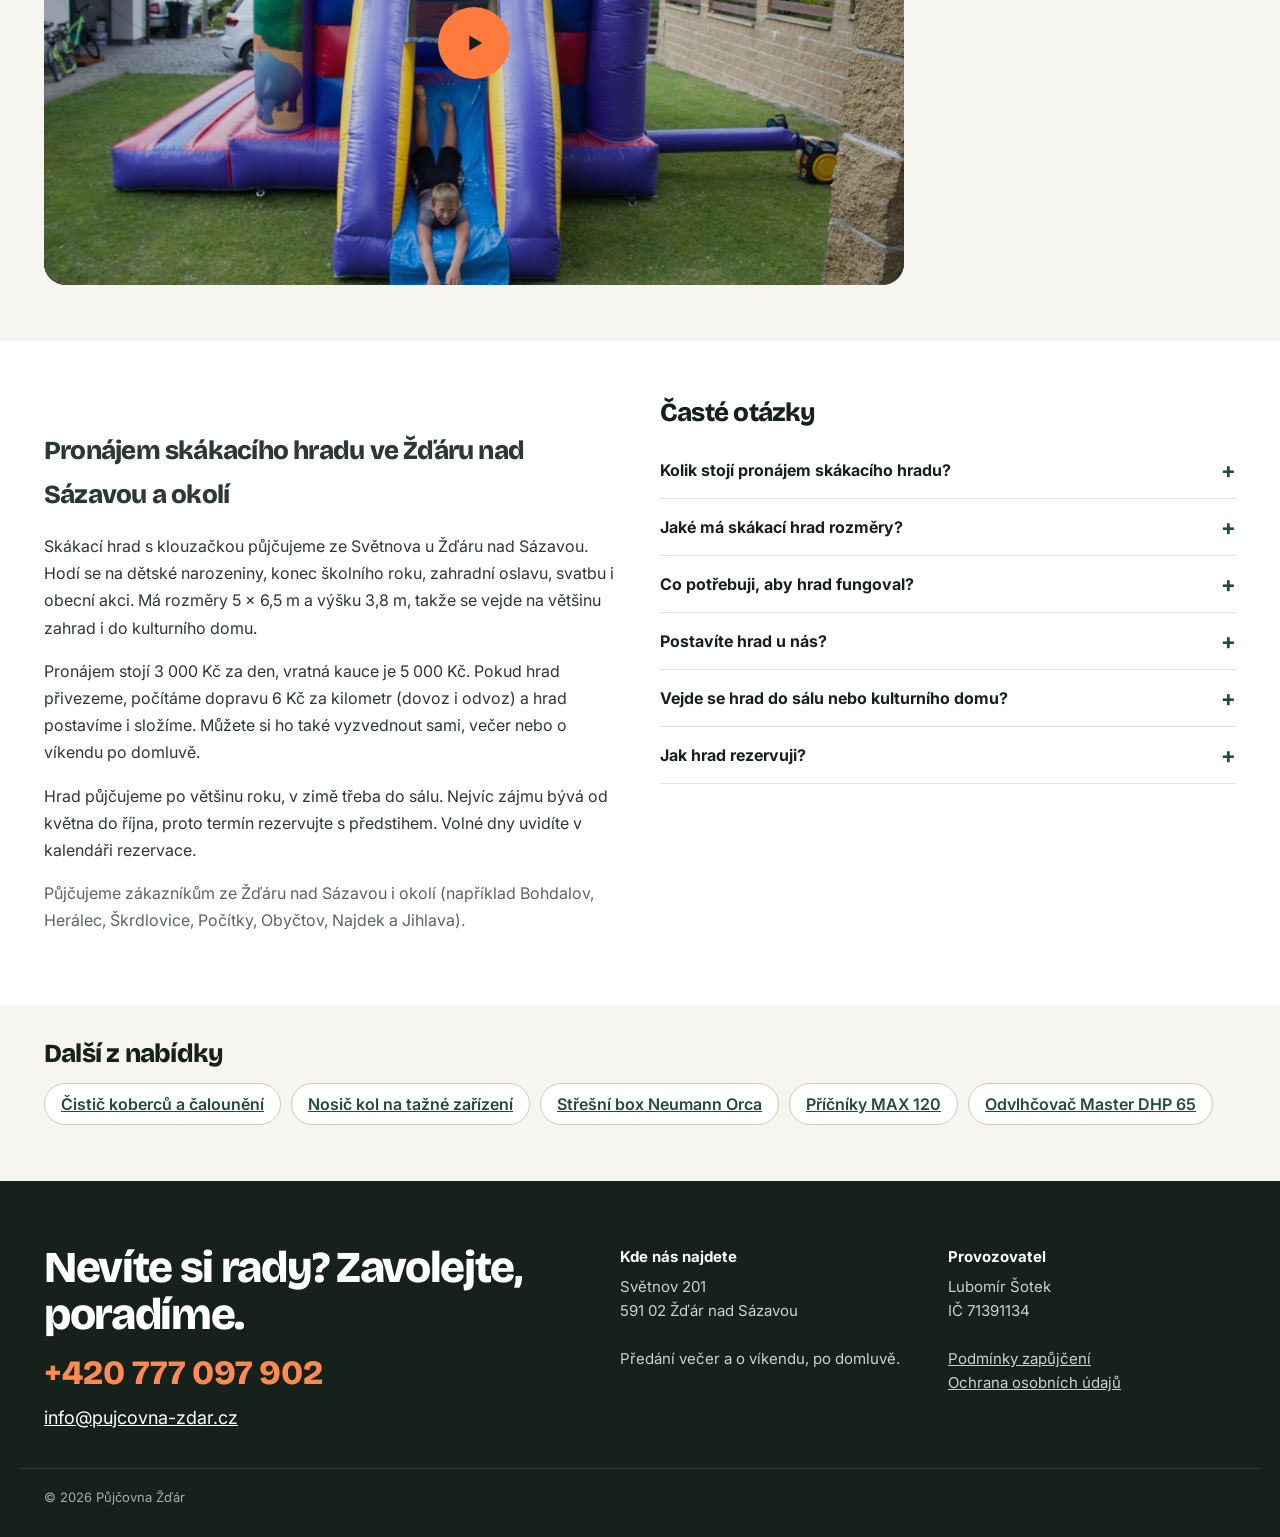
<file: skakaci-hrad.html>
<!doctype html>
<html lang="cs">
<head>
<meta charset="utf-8">
<meta name="viewport" content="width=device-width, initial-scale=1">
<title>Půjčovna skákacího hradu Žďár nad Sázavou – 3 000 Kč/den</title>
<meta name="description" content="Pronájem skákacího hradu s klouzačkou ve Žďáru nad Sázavou: 3 000 Kč za den, rozměry 5 × 6,5 m. Dovoz, postavení i složení na přání. Online rezervace s kalendářem.">
<meta name="robots" content="index,follow,max-image-preview:large">
<meta name="google-site-verification" content="9hPKgIYhCg_evJDCSA3Z0mEANu-zkcHJdCR1flKu0mo">
<link rel="canonical" href="https://pujcovna-zdar.cz/skakaci-hrad.html">
<meta property="og:type" content="website">
<meta property="og:locale" content="cs_CZ">
<meta property="og:site_name" content="Půjčovna Žďár">
<meta property="og:url" content="https://pujcovna-zdar.cz/skakaci-hrad.html">
<meta property="og:title" content="Půjčovna skákacího hradu Žďár nad Sázavou – 3 000 Kč/den">
<meta property="og:description" content="Pronájem skákacího hradu s klouzačkou ve Žďáru nad Sázavou: 3 000 Kč za den, rozměry 5 × 6,5 m. Dovoz, postavení i složení na přání. Online rezervace s kalendářem.">
<meta property="og:image" content="https://pujcovna-zdar.cz/img/hrad-1.jpg">
<meta name="twitter:card" content="summary_large_image">
<meta name="theme-color" content="#1F4D3A">
<link rel="icon" href="/favicon.svg" type="image/svg+xml">
<script type="application/ld+json">{"@context":"https://schema.org","@type":"LocalBusiness","@id":"https://pujcovna-zdar.cz/#firma","name":"Půjčovna Žďár","url":"https://pujcovna-zdar.cz/","telephone":"+420777097902","email":"info@pujcovna-zdar.cz","image":"https://pujcovna-zdar.cz/img/hrad-1.jpg","address":{"@type":"PostalAddress","streetAddress":"Světnov 201","addressLocality":"Žďár nad Sázavou","postalCode":"591 02","addressCountry":"CZ"},"areaServed":["Žďár nad Sázavou","Bohdalov","Herálec","Škrdlovice","Počítky","Obyčtov","Najdek","Jihlava"],"description":"Půjčovna skákacího hradu, čističe koberců, nosiče kol, střešního boxu, příčníků a odvlhčovače ve Světnově u Žďáru nad Sázavou."}</script>
<script type="application/ld+json">{"@context":"https://schema.org","@type":"Product","name":"Skákací hrad s klouzačkou","description":"Máte děti a zahradu? Ideální kombinace na skákací hrad. Sezvěte sousedy a udělejte oslavu narozenin, konec školního roku nebo rozloučení s prázdninami. Hrad je velký, ale vejde se i do kulturního domu, takže oslava může být klidně i v zimě. Hodí se také na obecní akce, výstavy, festivaly nebo svatbu.","image":["https://pujcovna-zdar.cz/img/hrad-1.jpg","https://pujcovna-zdar.cz/img/hrad-2.jpg"],"url":"https://pujcovna-zdar.cz/skakaci-hrad.html","offers":{"@type":"Offer","url":"https://pujcovna-zdar.cz/skakaci-hrad.html","priceCurrency":"CZK","price":3000,"availability":"https://schema.org/InStock","priceSpecification":{"@type":"UnitPriceSpecification","price":3000,"priceCurrency":"CZK","unitText":"DAY"},"seller":{"@id":"https://pujcovna-zdar.cz/#firma"},"hasMerchantReturnPolicy":{"@type":"MerchantReturnPolicy","applicableCountry":"CZ","returnPolicyCategory":"https://schema.org/MerchantReturnNotPermitted"}}}</script>
<script type="application/ld+json">{"@context":"https://schema.org","@type":"BreadcrumbList","itemListElement":[{"@type":"ListItem","position":1,"name":"Půjčovna Žďár","item":"https://pujcovna-zdar.cz/"},{"@type":"ListItem","position":2,"name":"Skákací hrad s klouzačkou","item":"https://pujcovna-zdar.cz/skakaci-hrad.html"}]}</script>
<script type="application/ld+json">{"@context":"https://schema.org","@type":"FAQPage","mainEntity":[{"@type":"Question","name":"Kolik stojí pronájem skákacího hradu?","acceptedAnswer":{"@type":"Answer","text":"Pronájem stojí 3 000 Kč za den. K tomu se skládá vratná kauce 5 000 Kč, kterou vrátíme při vrácení hradu. Doprava je 6 Kč za kilometr, počítá se dovoz i odvoz."}},{"@type":"Question","name":"Jaké má skákací hrad rozměry?","acceptedAnswer":{"@type":"Answer","text":"Hrad je 496 cm široký, 642 cm dlouhý a 380 cm vysoký, tedy zhruba 5 × 6,5 m. Je s klouzačkou."}},{"@type":"Question","name":"Co potřebuji, aby hrad fungoval?","acceptedAnswer":{"@type":"Answer","text":"Stačí zásuvka 230 V. Ventilátor je relativně tichý."}},{"@type":"Question","name":"Postavíte hrad u nás?","acceptedAnswer":{"@type":"Answer","text":"Ano. Pokud hrad přivezeme, postavíme ho i složíme, a to je v ceně dopravy. Vyzvednout si ho můžete i sami, vše vám při předání ukážeme."}},{"@type":"Question","name":"Vejde se hrad do sálu nebo kulturního domu?","acceptedAnswer":{"@type":"Answer","text":"Ano, vejde se i do kulturního domu, takže oslava může být i v zimě."}},{"@type":"Question","name":"Jak hrad rezervuji?","acceptedAnswer":{"@type":"Answer","text":"Vyberete termín v kalendáři na webu a odešlete poptávku. Rezervace platí po našem potvrzení telefonem nebo e-mailem."}}]}</script>
<link rel="preconnect" href="https://fonts.googleapis.com">
<link rel="preconnect" href="https://fonts.gstatic.com" crossorigin>
<link href="https://fonts.googleapis.com/css2?family=Bricolage+Grotesque:opsz,wght@12..96,700;12..96,800&family=Inter:wght@400;500;600;700&display=swap" rel="stylesheet">
<link rel="stylesheet" href="/css/style.css">
</head>
<body>
<header class="site-head"><div class="wrap">
<a class="logo" href="/"><span class="logo-mark"><svg width="22" height="22" viewBox="0 0 24 24" fill="none" stroke="#FF7A3D" stroke-width="2.2" stroke-linecap="round" stroke-linejoin="round" aria-hidden="true"><path d="M3 10.5 12 4l9 6.5"/><path d="M5 9.5V20h14V9.5"/><path d="M9.5 20v-5.5h5V20"/></svg></span><span class="logo-text">Půjčovna Žďár</span></a>
<nav class="nav" aria-label="Hlavní menu">
<a href="/#nabidka">Nabídka</a><a href="/#jak">Jak to funguje</a><a href="/#videa">Videa</a><a href="/#cenik">Ceník a podmínky</a><a href="/#kontakt">Kontakt</a>
</nav>
<a class="btn btn-accent head-cta" href="/#rezervace">Rezervovat</a>
</div></header>

<main>
<div class="wrap crumbs"><a href="/#nabidka">Nabídka</a> <span aria-hidden="true">/</span> Skákací hrad s klouzačkou</div>
<section class="wrap detail">
<div class="gallery"><img id="bigImg" class="big" src="/img/hrad-1.jpg" alt="Skákací hrad s klouzačkou"><div class="thumbs"><button type="button" data-img="/img/hrad-1.jpg" aria-label="Fotka 1" aria-current="true"><img src="/img/hrad-1.jpg" alt=""></button><button type="button" data-img="/img/hrad-2.jpg" aria-label="Fotka 2" aria-current="false"><img src="/img/hrad-2.jpg" alt=""></button></div></div>
<aside class="aside">
<span class="pill" style="background:#16211C;color:#fff">Rezervujte včas</span>
<h1>Skákací hrad s klouzačkou</h1>
<p class="desc">Máte děti a zahradu? Ideální kombinace na skákací hrad. Sezvěte sousedy a udělejte oslavu narozenin, konec školního roku nebo rozloučení s prázdninami. Hrad je velký, ale vejde se i do kulturního domu, takže oslava může být klidně i v zimě. Hodí se také na obecní akce, výstavy, festivaly nebo svatbu.</p>
<div class="buy">
<div><span class="big-price" data-price="hrad">3 000 Kč</span> <span class="muted">/ den</span></div>
<p class="muted" style="margin:0;font-size:15px">Vratná kauce <span data-deposit="hrad">5 000 Kč</span>.</p>
<p class="muted" style="margin:0;font-size:15px">Doprava 6 Kč/km. Počítá se dovoz i odvoz (tam a zpět), v ceně je postavení i složení hradu.</p><div style="border-top:1px solid #EFECE4;padding-top:14px;display:flex;flex-direction:column;gap:10px">
<label for="km" style="font-weight:700;font-size:15px">Kolik km je to k vám od Světnova?</label>
<div style="display:flex;align-items:center;gap:14px"><input id="km" type="range" min="0" max="60" step="1" value="15" style="flex:1;accent-color:#1F4D3A;height:44px"><span id="kmOut" style="min-width:64px;text-align:right;font-weight:700">15 km</span></div>
<div style="display:flex;justify-content:space-between;gap:12px;font-size:15px"><span class="muted">Doprava (dovoz i odvoz, postavení i složení)</span><b id="kmPrice"></b></div>
<div style="display:flex;justify-content:space-between;gap:12px;font-size:15px"><span class="muted">Celkem za 1 den s dopravou</span><b id="kmTotal" style="font-family:var(--head);font-size:20px"></b></div>
</div>
<a class="btn btn-accent" href="/?polozka=hrad#rezervace" style="min-height:54px;font-size:17px">Vybrat termín</a>
<a href="tel:+420777097902" style="text-align:center;font-weight:600">nebo zavolejte 777 097 902</a>
</div>
</aside>
</section>
<section class="white"><div class="wrap sec two">
<div><h2 style="font-size:34px;margin-bottom:20px">Parametry</h2><div class="specs"><div class="spec"><small>Šířka</small><b>496 cm</b></div><div class="spec"><small>Délka</small><b>642 cm</b></div><div class="spec"><small>Výška</small><b>380 cm</b></div></div></div>
<div><h2 style="font-size:34px;margin-bottom:20px">Dobré vědět</h2><ul class="notes" style="margin-top:0"><li>Pevné, kvalitní a odolné materiály</li><li>Skákací plocha a klouzačka</li><li>Relativně tichý ventilátor, stačí zásuvka 230 V</li><li>Když hrad přivezeme, postavíme ho i složíme</li></ul></div>
</div></section>
<section class="wrap sec"><div class="sec-head"><h2 style="font-size:34px">Video</h2></div>
<div style="max-width:860px"><div class="video-frame"><button type="button" data-yt="SJhKD7yizJc" aria-label="Přehrát video"><img src="/img/hrad-2.jpg" alt="" loading="lazy"><span class="play"><svg width="28" height="28" viewBox="0 0 24 24" fill="#16211C" aria-hidden="true"><path d="M8 5.5v13l11-6.5z"/></svg></span></button></div></div></section>
<section class="white"><div class="wrap sec two">
<div class="prose"><h2>Pronájem skákacího hradu ve Žďáru nad Sázavou a okolí</h2><p>Skákací hrad s klouzačkou půjčujeme ze Světnova u Žďáru nad Sázavou. Hodí se na dětské narozeniny, konec školního roku, zahradní oslavu, svatbu i obecní akci. Má rozměry 5 × 6,5 m a výšku 3,8 m, takže se vejde na většinu zahrad i do kulturního domu.</p><p>Pronájem stojí 3 000 Kč za den, vratná kauce je 5 000 Kč. Pokud hrad přivezeme, počítáme dopravu 6 Kč za kilometr (dovoz i odvoz) a hrad postavíme i složíme. Můžete si ho také vyzvednout sami, večer nebo o víkendu po domluvě.</p><p>Hrad půjčujeme po většinu roku, v zimě třeba do sálu. Nejvíc zájmu bývá od května do října, proto termín rezervujte s předstihem. Volné dny uvidíte v kalendáři rezervace.</p><p class="muted">Půjčujeme zákazníkům ze Žďáru nad Sázavou i okolí (například Bohdalov, Herálec, Škrdlovice, Počítky, Obyčtov, Najdek a Jihlava).</p></div>
<div class="faq"><h2>Časté otázky</h2><details><summary>Kolik stojí pronájem skákacího hradu?</summary><p>Pronájem stojí 3 000 Kč za den. K tomu se skládá vratná kauce 5 000 Kč, kterou vrátíme při vrácení hradu. Doprava je 6 Kč za kilometr, počítá se dovoz i odvoz.</p></details><details><summary>Jaké má skákací hrad rozměry?</summary><p>Hrad je 496 cm široký, 642 cm dlouhý a 380 cm vysoký, tedy zhruba 5 × 6,5 m. Je s klouzačkou.</p></details><details><summary>Co potřebuji, aby hrad fungoval?</summary><p>Stačí zásuvka 230 V. Ventilátor je relativně tichý.</p></details><details><summary>Postavíte hrad u nás?</summary><p>Ano. Pokud hrad přivezeme, postavíme ho i složíme, a to je v ceně dopravy. Vyzvednout si ho můžete i sami, vše vám při předání ukážeme.</p></details><details><summary>Vejde se hrad do sálu nebo kulturního domu?</summary><p>Ano, vejde se i do kulturního domu, takže oslava může být i v zimě.</p></details><details><summary>Jak hrad rezervuji?</summary><p>Vyberete termín v kalendáři na webu a odešlete poptávku. Rezervace platí po našem potvrzení telefonem nebo e-mailem.</p></details></div>
</div></section>
<section class="wrap sec" style="padding-top:32px"><h2 style="font-size:26px;margin-bottom:14px">Další z nabídky</h2><div class="more"><a href="/cistic-kobercu.html">Čistič koberců a čalounění</a><a href="/nosic-kol.html">Nosič kol na tažné zařízení</a><a href="/stresni-box.html">Střešní box Neumann Orca</a><a href="/pricniky.html">Příčníky MAX 120</a><a href="/odvlhcovac.html">Odvlhčovač Master DHP 65</a></div></section>
</main>

<footer class="foot" id="kontakt">
<div class="wrap">
<div class="foot-big">
<p>Nevíte si rady? Zavolejte, poradíme.</p>
<a class="tel" href="tel:+420777097902">+420 777 097 902</a>
<a class="mail" href="mailto:info@pujcovna-zdar.cz">info@pujcovna-zdar.cz</a>
</div>
<div class="foot-col"><b>Kde nás najdete</b>Světnov 201<br>591 02 Žďár nad Sázavou<br><br>Předání večer a o víkendu, po domluvě.</div>
<div class="foot-col"><b>Provozovatel</b>Lubomír Šotek<br>IČ 71391134<br><br><a href="/podminky.html">Podmínky zapůjčení</a><br><a href="/gdpr.html">Ochrana osobních údajů</a></div>
</div>
<div class="wrap foot-bottom">© 2026 Půjčovna Žďár</div>
</footer>

<script>window.PJ={"url": "https://bnckyiveqebzzzxuoluj.supabase.co", "key": "sb_publishable_9-08pVFy82_mNy3rRVh-6w_gUZwOe3I", "items": [{"id": "hrad", "slug": "skakaci-hrad", "name": "Skákací hrad s klouzačkou", "short_name": "Skákací hrad", "price": 3000, "deposit": 5000}, {"id": "cistic", "slug": "cistic-kobercu", "name": "Čistič koberců a čalounění", "short_name": "Čistič koberců", "price": 350, "deposit": 5000}, {"id": "nosic", "slug": "nosic-kol", "name": "Nosič kol na tažné zařízení", "short_name": "Nosič kol", "price": 200, "deposit": 2000}, {"id": "box", "slug": "stresni-box", "name": "Střešní box Neumann Orca", "short_name": "Střešní box", "price": 200, "deposit": 2000}, {"id": "pricniky", "slug": "pricniky", "name": "Příčníky MAX 120", "short_name": "Příčníky", "price": 100, "deposit": 1000}, {"id": "odvlhcovac", "slug": "odvlhcovac", "name": "Odvlhčovač Master DHP 65", "short_name": "Odvlhčovač", "price": 350, "deposit": 5000}]};</script>
<script src="/js/web.js" defer></script>
<script src="/js/stats.js" defer></script></body></html>
</file>
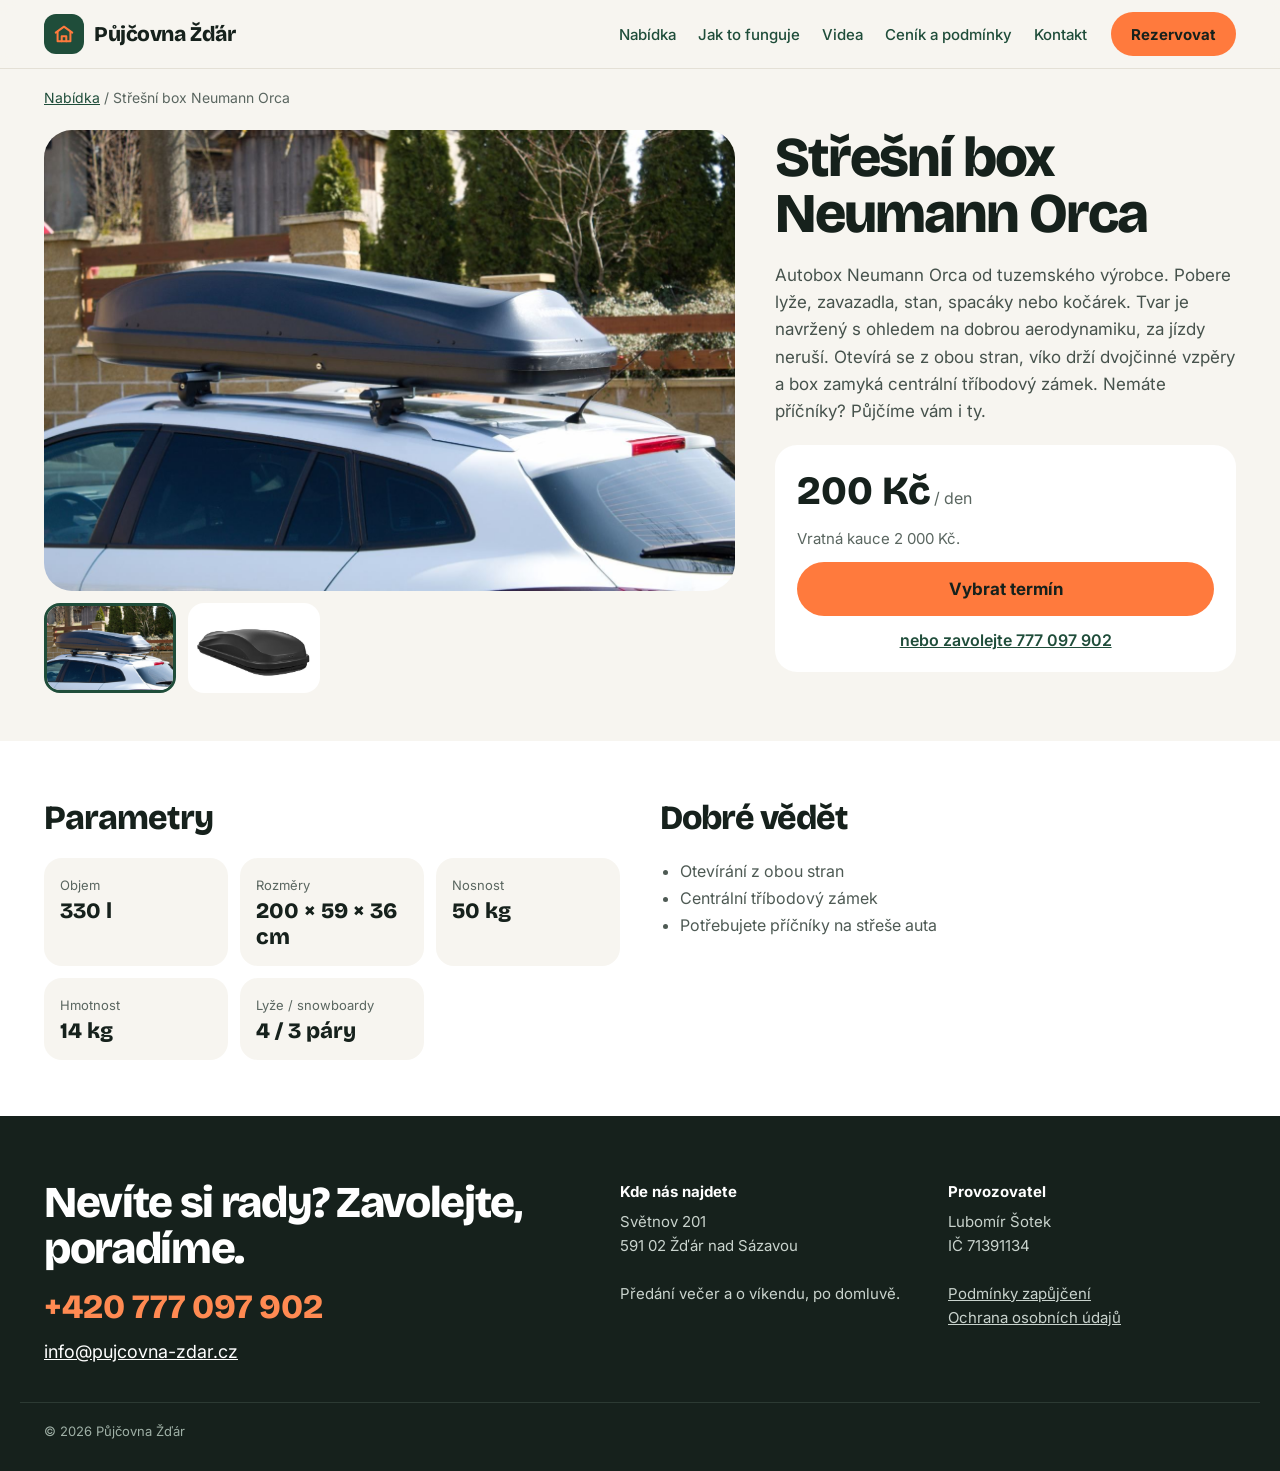
<file: stresni-box.html>
<!doctype html>
<html lang="cs">
<head>
<meta charset="utf-8">
<meta name="viewport" content="width=device-width, initial-scale=1">
<title>Půjčovna střešního boxu Žďár nad Sázavou – Neumann Orca 330 l</title>
<meta name="description" content="Půjčení střešního boxu Neumann Orca 330 l ve Žďáru nad Sázavou: 200 Kč za den. Na lyže, kočárek i dovolenou. Příčníky půjčíme také.">
<meta name="robots" content="index,follow,max-image-preview:large">
<meta name="google-site-verification" content="9hPKgIYhCg_evJDCSA3Z0mEANu-zkcHJdCR1flKu0mo">
<link rel="canonical" href="https://pujcovna-zdar.cz/stresni-box.html">
<meta property="og:type" content="website">
<meta property="og:locale" content="cs_CZ">
<meta property="og:site_name" content="Půjčovna Žďár">
<meta property="og:url" content="https://pujcovna-zdar.cz/stresni-box.html">
<meta property="og:title" content="Půjčovna střešního boxu Žďár nad Sázavou – Neumann Orca 330 l">
<meta property="og:description" content="Půjčení střešního boxu Neumann Orca 330 l ve Žďáru nad Sázavou: 200 Kč za den. Na lyže, kočárek i dovolenou. Příčníky půjčíme také.">
<meta property="og:image" content="https://pujcovna-zdar.cz/img/box-auto.jpg">
<meta name="twitter:card" content="summary_large_image">
<meta name="theme-color" content="#1F4D3A">
<link rel="icon" href="/favicon.svg" type="image/svg+xml">
<script type="application/ld+json">{"@context":"https://schema.org","@type":"LocalBusiness","@id":"https://pujcovna-zdar.cz/#firma","name":"Půjčovna Žďár","url":"https://pujcovna-zdar.cz/","telephone":"+420777097902","email":"info@pujcovna-zdar.cz","image":"https://pujcovna-zdar.cz/img/hrad-1.jpg","address":{"@type":"PostalAddress","streetAddress":"Světnov 201","addressLocality":"Žďár nad Sázavou","postalCode":"591 02","addressCountry":"CZ"},"areaServed":["Žďár nad Sázavou","Bohdalov","Herálec","Škrdlovice","Počítky","Obyčtov","Najdek","Jihlava"],"description":"Půjčovna skákacího hradu, čističe koberců, nosiče kol, střešního boxu, příčníků a odvlhčovače ve Světnově u Žďáru nad Sázavou."}</script>
<script type="application/ld+json">{"@context":"https://schema.org","@type":"Product","name":"Střešní box Neumann Orca","description":"Autobox Neumann Orca od tuzemského výrobce. Pobere lyže, zavazadla, stan, spacáky nebo kočárek. Tvar je navržený s ohledem na dobrou aerodynamiku, za jízdy neruší. Otevírá se z obou stran, víko drží dvojčinné vzpěry a box zamyká centrální tříbodový zámek. Nemáte příčníky? Půjčíme vám i ty.","image":["https://pujcovna-zdar.cz/img/box-auto.jpg","https://pujcovna-zdar.cz/img/box.jpg"],"url":"https://pujcovna-zdar.cz/stresni-box.html","offers":{"@type":"Offer","url":"https://pujcovna-zdar.cz/stresni-box.html","priceCurrency":"CZK","price":200,"availability":"https://schema.org/InStock","priceSpecification":{"@type":"UnitPriceSpecification","price":200,"priceCurrency":"CZK","unitText":"DAY"},"seller":{"@id":"https://pujcovna-zdar.cz/#firma"},"hasMerchantReturnPolicy":{"@type":"MerchantReturnPolicy","applicableCountry":"CZ","returnPolicyCategory":"https://schema.org/MerchantReturnNotPermitted"},"shippingDetails":{"@type":"OfferShippingDetails","shippingRate":{"@type":"MonetaryAmount","value":0,"currency":"CZK"},"shippingDestination":{"@type":"DefinedRegion","addressCountry":"CZ"},"deliveryTime":{"@type":"ShippingDeliveryTime","handlingTime":{"@type":"QuantitativeValue","minValue":0,"maxValue":1,"unitCode":"DAY"},"transitTime":{"@type":"QuantitativeValue","minValue":0,"maxValue":0,"unitCode":"DAY"}}}},"brand":{"@type":"Brand","name":"Neumann"}}</script>
<script type="application/ld+json">{"@context":"https://schema.org","@type":"BreadcrumbList","itemListElement":[{"@type":"ListItem","position":1,"name":"Půjčovna Žďár","item":"https://pujcovna-zdar.cz/"},{"@type":"ListItem","position":2,"name":"Střešní box Neumann Orca","item":"https://pujcovna-zdar.cz/stresni-box.html"}]}</script>
<link rel="preconnect" href="https://fonts.googleapis.com">
<link rel="preconnect" href="https://fonts.gstatic.com" crossorigin>
<link href="https://fonts.googleapis.com/css2?family=Bricolage+Grotesque:opsz,wght@12..96,700;12..96,800&family=Inter:wght@400;500;600;700&display=swap" rel="stylesheet">
<link rel="stylesheet" href="/css/style.css">
</head>
<body>
<header class="site-head"><div class="wrap">
<a class="logo" href="/"><span class="logo-mark"><svg width="22" height="22" viewBox="0 0 24 24" fill="none" stroke="#FF7A3D" stroke-width="2.2" stroke-linecap="round" stroke-linejoin="round" aria-hidden="true"><path d="M3 10.5 12 4l9 6.5"/><path d="M5 9.5V20h14V9.5"/><path d="M9.5 20v-5.5h5V20"/></svg></span><span class="logo-text">Půjčovna Žďár</span></a>
<nav class="nav" aria-label="Hlavní menu">
<a href="/#nabidka">Nabídka</a><a href="/#jak">Jak to funguje</a><a href="/#videa">Videa</a><a href="/#cenik">Ceník a podmínky</a><a href="/#kontakt">Kontakt</a>
</nav>
<a class="btn btn-accent head-cta" href="/#rezervace">Rezervovat</a>
</div></header>

<main>
<div class="wrap crumbs"><a href="/#nabidka">Nabídka</a> <span aria-hidden="true">/</span> Střešní box Neumann Orca</div>
<section class="wrap detail">
<div class="gallery"><img id="bigImg" class="big" src="/img/box-auto.jpg" alt="Střešní box Neumann Orca"><div class="thumbs"><button type="button" data-img="/img/box-auto.jpg" aria-label="Fotka 1" aria-current="true"><img src="/img/box-auto.jpg" alt=""></button><button type="button" data-img="/img/box.jpg" aria-label="Fotka 2" aria-current="false"><img src="/img/box.jpg" alt=""></button></div></div>
<aside class="aside">

<h1>Střešní box Neumann Orca</h1>
<p class="desc">Autobox Neumann Orca od tuzemského výrobce. Pobere lyže, zavazadla, stan, spacáky nebo kočárek. Tvar je navržený s ohledem na dobrou aerodynamiku, za jízdy neruší. Otevírá se z obou stran, víko drží dvojčinné vzpěry a box zamyká centrální tříbodový zámek. Nemáte příčníky? Půjčíme vám i ty.</p>
<div class="buy">
<div><span class="big-price" data-price="box">200 Kč</span> <span class="muted">/ den</span></div>
<p class="muted" style="margin:0;font-size:15px">Vratná kauce <span data-deposit="box">2 000 Kč</span>.</p>

<a class="btn btn-accent" href="/?polozka=box#rezervace" style="min-height:54px;font-size:17px">Vybrat termín</a>
<a href="tel:+420777097902" style="text-align:center;font-weight:600">nebo zavolejte 777 097 902</a>
</div>
</aside>
</section>
<section class="white"><div class="wrap sec two">
<div><h2 style="font-size:34px;margin-bottom:20px">Parametry</h2><div class="specs"><div class="spec"><small>Objem</small><b>330 l</b></div><div class="spec"><small>Rozměry</small><b>200 × 59 × 36 cm</b></div><div class="spec"><small>Nosnost</small><b>50 kg</b></div><div class="spec"><small>Hmotnost</small><b>14 kg</b></div><div class="spec"><small>Lyže / snowboardy</small><b>4 / 3 páry</b></div></div></div>
<div><h2 style="font-size:34px;margin-bottom:20px">Dobré vědět</h2><ul class="notes" style="margin-top:0"><li>Otevírání z obou stran</li><li>Centrální tříbodový zámek</li><li>Potřebujete příčníky na střeše auta</li></ul></div>
</div></section>


</main>

<footer class="foot" id="kontakt">
<div class="wrap">
<div class="foot-big">
<p>Nevíte si rady? Zavolejte, poradíme.</p>
<a class="tel" href="tel:+420777097902">+420 777 097 902</a>
<a class="mail" href="mailto:info@pujcovna-zdar.cz">info@pujcovna-zdar.cz</a>
</div>
<div class="foot-col"><b>Kde nás najdete</b>Světnov 201<br>591 02 Žďár nad Sázavou<br><br>Předání večer a o víkendu, po domluvě.</div>
<div class="foot-col"><b>Provozovatel</b>Lubomír Šotek<br>IČ 71391134<br><br><a href="/podminky.html">Podmínky zapůjčení</a><br><a href="/gdpr.html">Ochrana osobních údajů</a></div>
</div>
<div class="wrap foot-bottom">© 2026 Půjčovna Žďár</div>
</footer>

<script>window.PJ={"url": "https://bnckyiveqebzzzxuoluj.supabase.co", "key": "sb_publishable_9-08pVFy82_mNy3rRVh-6w_gUZwOe3I", "items": [{"id": "hrad", "slug": "skakaci-hrad", "name": "Skákací hrad s klouzačkou", "short_name": "Skákací hrad", "price": 3000, "deposit": 5000}, {"id": "cistic", "slug": "cistic-kobercu", "name": "Čistič koberců a čalounění", "short_name": "Čistič koberců", "price": 350, "deposit": 5000}, {"id": "nosic", "slug": "nosic-kol", "name": "Nosič kol na tažné zařízení", "short_name": "Nosič kol", "price": 200, "deposit": 2000}, {"id": "box", "slug": "stresni-box", "name": "Střešní box Neumann Orca", "short_name": "Střešní box", "price": 200, "deposit": 2000}, {"id": "pricniky", "slug": "pricniky", "name": "Příčníky MAX 120", "short_name": "Příčníky", "price": 100, "deposit": 1000}, {"id": "odvlhcovac", "slug": "odvlhcovac", "name": "Odvlhčovač Master DHP 65", "short_name": "Odvlhčovač", "price": 350, "deposit": 5000}]};</script>
<script src="/js/web.js" defer></script>
<script src="/js/stats.js" defer></script></body></html>
</file>
<file: css/style.css>
:root{
  --bg:#F7F5F0; --ink:#16211C; --muted:#4E5A54; --muted2:#5A6660; --line:#E4E0D6; --line2:#EFECE4;
  --green:#1F4D3A; --green-soft:#E6EFE9; --accent:#FF7A3D; --accent2:#FF8A52; --white:#fff;
  --taken:#F1D9CC; --taken-ink:#8A2E0A; --free:#F2F0EA;
  --head:'Bricolage Grotesque', system-ui, sans-serif;
}
*{box-sizing:border-box}
html{scroll-behavior:smooth}
body{margin:0;background:var(--bg);color:var(--ink);font-family:Inter,system-ui,sans-serif;-webkit-font-smoothing:antialiased}
img{max-width:100%;display:block}
a{color:var(--green)}a:hover{color:var(--ink)}
input,textarea,select,button{font-family:inherit;font-size:16px}
.wrap{max-width:1240px;margin:0 auto;padding-left:24px;padding-right:24px}
h1,h2,h3{font-family:var(--head);letter-spacing:-.03em;margin:0}
h2{font-weight:800;font-size:clamp(30px,4vw,48px)}
.muted{color:var(--muted2)}
.btn{display:inline-flex;align-items:center;justify-content:center;gap:10px;min-height:48px;padding:14px 24px;border-radius:999px;font-weight:700;font-size:16px;text-decoration:none;border:0;cursor:pointer}
.btn-accent{background:var(--accent);color:var(--ink)}.btn-accent:hover{background:var(--accent2);color:var(--ink)}
.btn-green{background:var(--green);color:#fff}.btn-green:hover{background:#173b2c;color:#fff}
.btn-outline{border:1.5px solid var(--ink);color:var(--ink);background:transparent;font-weight:600}
.btn-ghost{border:1.5px solid #CFCAC0;color:var(--ink);background:transparent;font-weight:600}

/* header */
.site-head{position:sticky;top:0;z-index:20;background:rgba(247,245,240,.94);backdrop-filter:blur(8px);border-bottom:1px solid var(--line)}
.site-head .wrap{display:flex;align-items:center;gap:24px;padding-top:12px;padding-bottom:12px;flex-wrap:wrap}
.logo{display:flex;align-items:center;gap:10px;text-decoration:none;color:var(--ink)}
.logo-mark{width:40px;height:40px;border-radius:12px;background:var(--green);display:flex;align-items:center;justify-content:center}
.logo-text{font-family:var(--head);font-weight:800;font-size:21px;letter-spacing:-.02em}
.nav{display:flex;gap:22px;margin-left:auto;font-weight:500;font-size:15px}
.nav a{text-decoration:none}
.head-cta{padding:11px 20px;min-height:44px;font-size:15px}
@media (max-width:860px){.nav{display:none}.head-cta{margin-left:auto}}

/* hero */
.hero{display:flex;flex-wrap:wrap;gap:48px;align-items:center;padding-top:56px;padding-bottom:40px}
.hero-text{flex:1 1 440px;min-width:0;display:flex;flex-direction:column;gap:22px}
.pill{align-self:flex-start;background:var(--green-soft);color:var(--green);font-weight:600;font-size:14px;padding:8px 14px;border-radius:999px}
.hero h1{font-weight:800;font-size:clamp(40px,6vw,72px);line-height:.98;letter-spacing:-.035em}
.hero p.lead{margin:0;font-size:19px;line-height:1.55;color:#46524C;max-width:520px}
.hero-actions{display:flex;gap:12px;flex-wrap:wrap}
.hero-media{flex:1 1 460px;min-width:0;position:relative}
.hero-media .main{width:100%;aspect-ratio:4/3;object-fit:cover;border-radius:28px}
.hero-media .side{position:absolute;right:-12px;top:-22px;width:34%;aspect-ratio:1;object-fit:cover;border-radius:22px;border:6px solid var(--bg)}
.price-chip{position:absolute;left:-16px;bottom:26px;background:#fff;border-radius:18px;padding:14px 20px;box-shadow:0 12px 40px rgba(22,33,28,.16)}
.price-chip small{display:block;font-size:13px;color:var(--muted2);font-weight:500}
.price-chip strong{font-family:var(--head);font-size:26px;font-weight:800}
.price-chip span{font-size:15px;font-weight:500;color:var(--muted2)}
@media (max-width:600px){.hero-media .side{display:none}.price-chip{left:12px}}

/* perks */
.perks{display:grid;grid-template-columns:repeat(auto-fit,minmax(220px,1fr));gap:16px;padding-bottom:48px}
.perk{background:#fff;border-radius:18px;padding:20px;display:flex;gap:14px;align-items:flex-start}
.perk svg{flex:none}
.perk p{margin:0}.perk p+p{margin-top:4px;color:var(--muted2);font-size:14px;line-height:1.45}
.perk b{font-weight:700}

/* section heads */
.sec{padding-top:56px;padding-bottom:56px}
.sec-head{display:flex;justify-content:space-between;align-items:flex-end;gap:16px;flex-wrap:wrap;margin-bottom:28px}
.sec-head p{margin:0;color:var(--muted2)}

/* items */
.grid-items{display:grid;grid-template-columns:repeat(auto-fill,minmax(300px,1fr));gap:20px}
.card{background:#fff;border-radius:24px;overflow:hidden;display:flex;flex-direction:column}
.card-media{position:relative;background:#fff;border-bottom:1px solid var(--line2)}
.card-media img{width:100%;aspect-ratio:4/3;object-fit:cover}
.card-media img.contain{object-fit:contain;padding:22px}
.tag{position:absolute;top:14px;left:14px;background:var(--ink);color:#fff;font-size:13px;font-weight:600;padding:6px 12px;border-radius:999px}
.card-body{padding:22px;display:flex;flex-direction:column;gap:10px;flex:1}
.card-body h3{font-weight:700;font-size:23px;letter-spacing:-.02em}
.card-body p{margin:0;color:var(--muted);font-size:15px;line-height:1.5;flex:1}
.price{display:flex;align-items:baseline;gap:8px;margin-top:6px}
.price strong{font-family:var(--head);font-weight:800;font-size:28px}
.price span{color:var(--muted2);font-size:14px}
.card-actions{display:flex;gap:10px;margin-top:8px}
.card-actions .btn{min-height:46px;padding:12px 16px;font-size:15px}
.card-actions .btn-green{flex:1}

/* how */
.how{background:var(--green);color:#fff;margin-top:24px}
.how h2{margin-bottom:36px}
.steps{display:grid;grid-template-columns:repeat(auto-fit,minmax(240px,1fr));gap:28px}
.step span{font-family:var(--head);font-weight:800;font-size:56px;color:var(--accent2);line-height:1}
.step b{display:block;font-size:20px;margin:12px 0 8px}
.step p{margin:0;color:#CFE0D6;line-height:1.55}

/* videos */
.grid-videos{display:grid;grid-template-columns:repeat(auto-fit,minmax(300px,1fr));gap:20px}
.video{display:flex;flex-direction:column;gap:12px}
.video-frame{position:relative;border-radius:22px;overflow:hidden;background:var(--ink);aspect-ratio:16/9}
.video-frame iframe{position:absolute;inset:0;width:100%;height:100%;border:0}
.video-frame button{position:absolute;inset:0;width:100%;height:100%;border:0;padding:0;cursor:pointer;background:var(--ink)}
.video-frame button img{width:100%;height:100%;object-fit:cover;opacity:.82}
.video-frame .play{position:absolute;left:50%;top:50%;transform:translate(-50%,-50%);width:72px;height:72px;border-radius:999px;background:var(--accent);display:flex;align-items:center;justify-content:center}
.video b{font-size:18px}

/* reservation */
.res-box{background:#fff;border-radius:32px;padding:clamp(20px,4vw,48px);display:flex;flex-direction:column;gap:28px}
.res-items{display:flex;flex-wrap:wrap;gap:10px;border:0;padding:0;margin:0}
.res-items legend,.label-step{font-weight:700;font-size:15px;margin-bottom:12px;padding:0}
.chip{cursor:pointer;font-weight:600;font-size:15px;padding:10px 18px;min-height:44px;border-radius:999px;border:1.5px solid #CFCAC0;background:#fff;color:var(--ink)}
.chip[aria-pressed="true"]{background:var(--green);border-color:var(--green);color:#fff}
.res-cols{display:flex;flex-wrap:wrap;gap:32px}
.res-col{flex:1 1 380px;min-width:0;display:flex;flex-direction:column;gap:14px}
.cal{border:1px solid var(--line);border-radius:20px;padding:18px}
.cal-head{display:flex;align-items:center;justify-content:space-between;margin-bottom:14px}
.cal-head b{font-family:var(--head);font-weight:700;font-size:20px;text-transform:capitalize}
.icon-btn{width:44px;height:44px;border-radius:999px;border:1px solid var(--line);background:#fff;cursor:pointer;display:flex;align-items:center;justify-content:center}
.icon-btn:disabled{opacity:.35;cursor:default}
.cal-dow,.cal-grid{display:grid;grid-template-columns:repeat(7,minmax(0,1fr));gap:4px}
.cal-dow{text-align:center;font-size:13px;color:var(--muted2);font-weight:600;margin-bottom:6px}
.day{height:44px;border-radius:12px;border:0;font-weight:600;font-size:15px;background:var(--free);color:var(--ink);cursor:pointer}
.day.empty{visibility:hidden}
.day.past{background:transparent;color:#A3ABA6;cursor:default}
.day.taken{background:var(--taken);color:var(--taken-ink);text-decoration:line-through;cursor:not-allowed}
.day.sel{background:var(--green);color:#fff}
.day.today{box-shadow:inset 0 0 0 2px var(--accent)}
.legend{display:flex;gap:18px;flex-wrap:wrap;margin-top:14px;font-size:13px;color:var(--muted)}
.legend i{display:inline-block;width:14px;height:14px;border-radius:4px;vertical-align:-2px;margin-right:6px}
.alert{margin:0;background:#FCE9DF;color:var(--taken-ink);padding:12px 16px;border-radius:12px;font-size:14px;font-weight:500}
.form{display:flex;flex-direction:column;gap:12px}
.form-row{display:flex;gap:12px;flex-wrap:wrap}
.field{flex:1 1 180px;display:flex;flex-direction:column;gap:6px;font-size:14px;font-weight:600}
.field input,.field textarea{height:48px;border-radius:12px;border:1.5px solid #D8D3C8;padding:0 14px;background:#FBFAF7;color:var(--ink)}
.field textarea{height:auto;padding:12px 14px;resize:vertical}
.field input:focus,.field textarea:focus{outline:2px solid var(--green);border-color:var(--green)}
.check{display:flex;gap:10px;align-items:center;min-height:44px;cursor:pointer;font-size:15px}
.check input{width:20px;height:20px;accent-color:var(--green)}
.summary{background:var(--bg);border-radius:18px;padding:18px;display:flex;flex-direction:column;gap:8px;font-size:15px}
.summary div{display:flex;justify-content:space-between;gap:12px}
.summary span:first-child{color:var(--muted)}
.summary span:last-child{font-weight:600;text-align:right}
.summary .total{border-top:1px solid var(--line);padding-top:10px;margin-top:2px}
.summary .total span:first-child{color:var(--ink);font-weight:700}
.summary .total span:last-child{font-family:var(--head);font-weight:800;font-size:22px}
.small{font-size:13px;color:var(--muted2);line-height:1.5;margin:0}
.done{background:var(--green-soft);border-radius:20px;padding:28px;display:flex;flex-direction:column;gap:10px}
.done b{font-family:var(--head);font-weight:800;font-size:26px}
.done p{margin:0;color:#2E4A3C;line-height:1.55}
.hp{position:absolute;left:-9999px;width:1px;height:1px;overflow:hidden}

/* pricing */
.two{display:flex;flex-wrap:wrap;gap:40px}
.two>div{flex:1 1 420px;min-width:0}
.table-box{background:#fff;border-radius:22px;overflow-x:auto}
table{width:100%;border-collapse:collapse;font-size:15px;min-width:420px}
th{text-align:left;color:var(--muted2);font-size:13px;font-weight:600;padding:16px 20px}
td{padding:14px 20px;border-top:1px solid var(--line2)}
.r{text-align:right}
ul.notes{margin:18px 0 0;padding-left:20px;color:var(--muted);line-height:1.7}
.boxes{display:flex;flex-direction:column;gap:12px}
.box{background:#fff;border-radius:18px;padding:18px 20px}
.box b{display:block}.box p{margin:4px 0 0;color:var(--muted);font-size:15px;line-height:1.5}

/* footer */
.foot{background:var(--ink);color:#fff}
.foot .wrap{display:flex;flex-wrap:wrap;gap:40px;padding-top:64px;padding-bottom:40px}
.foot-big{flex:2 1 360px;min-width:0;display:flex;flex-direction:column;gap:14px}
.foot-big p{margin:0;font-family:var(--head);font-weight:800;font-size:clamp(28px,4vw,44px);letter-spacing:-.03em;line-height:1.05}
.foot-big .tel{color:var(--accent2);font-family:var(--head);font-weight:800;font-size:34px;text-decoration:none}
.foot-big .mail{color:#fff;font-size:18px}
.foot-col{flex:1 1 200px;min-width:0;font-size:15px;line-height:1.6;color:#C9D3CD}
.foot-col b{color:#fff;display:block;margin-bottom:6px}
.foot-col a{color:#C9D3CD}
.foot-bottom{border-top:1px solid #2C3A33;font-size:13px;color:#9FB0A6;padding-top:20px!important;padding-bottom:32px!important}

/* detail */
.crumbs{padding-top:20px;font-size:14px;color:var(--muted2)}
.detail{display:flex;flex-wrap:wrap;gap:40px;align-items:flex-start;padding-top:24px;padding-bottom:48px}
.gallery{flex:3 1 540px;min-width:0;display:flex;flex-direction:column;gap:12px}
.gallery .big{width:100%;aspect-ratio:3/2;object-fit:cover;border-radius:28px;background:#fff}
.gallery .big.contain{object-fit:contain;padding:28px}
.thumbs{display:flex;gap:12px;flex-wrap:wrap}
.thumbs button{padding:0;border:3px solid transparent;border-radius:16px;overflow:hidden;cursor:pointer;width:132px;background:#fff}
.thumbs button[aria-current="true"]{border-color:var(--green)}
.thumbs img{width:100%;aspect-ratio:3/2;object-fit:cover}
.aside{flex:2 1 360px;min-width:0;display:flex;flex-direction:column;gap:20px}
.aside h1{font-weight:800;font-size:clamp(34px,4.5vw,56px);line-height:1;letter-spacing:-.035em}
.aside .desc{margin:0;font-size:17px;line-height:1.6;color:#46524C}
.buy{background:#fff;border-radius:22px;padding:22px;display:flex;flex-direction:column;gap:14px}
.buy .big-price{font-family:var(--head);font-weight:800;font-size:40px}
.specs{display:grid;grid-template-columns:repeat(auto-fit,minmax(140px,1fr));gap:12px}
.spec{background:var(--bg);border-radius:18px;padding:16px}
.spec small{font-size:13px;color:var(--muted2)}
.spec b{display:block;font-family:var(--head);font-weight:800;font-size:22px;margin-top:4px}
.white{background:#fff}
.prose{max-width:760px;line-height:1.7;color:#2c3833}
.prose h1{font-size:clamp(34px,4.5vw,52px);margin-bottom:24px}
.prose h2{font-size:26px;margin:32px 0 10px}
[hidden]{display:none!important}
.hp{position:absolute!important;left:-9999px;top:auto;width:1px;height:1px;overflow:hidden;clip:rect(0 0 0 0)}
@media (max-width:480px){.site-head .wrap{flex-wrap:nowrap;gap:12px}.logo-text{font-size:18px}.head-cta{padding:10px 16px;font-size:14px}}
.form>.field{flex:0 0 auto}

.faq h2{font-size:26px;margin:0 0 14px}
.faq details{border-bottom:1px solid #E5E1D8;padding:12px 0}
.faq summary{cursor:pointer;font-weight:700;list-style:none;display:flex;justify-content:space-between;gap:12px;align-items:center;min-height:32px}
.faq summary::-webkit-details-marker{display:none}
.faq summary::after{content:"+";font-size:22px;line-height:1;color:var(--green,#1F4D3A)}
.faq details[open] summary::after{content:"–"}
.faq details p{margin:8px 0 0;color:#2c3833;line-height:1.6}
.more{display:flex;gap:10px;flex-wrap:wrap}
.more a{border:1.5px solid #CFCAC0;border-radius:999px;padding:10px 16px;font-weight:600;background:#fff}
</file>
